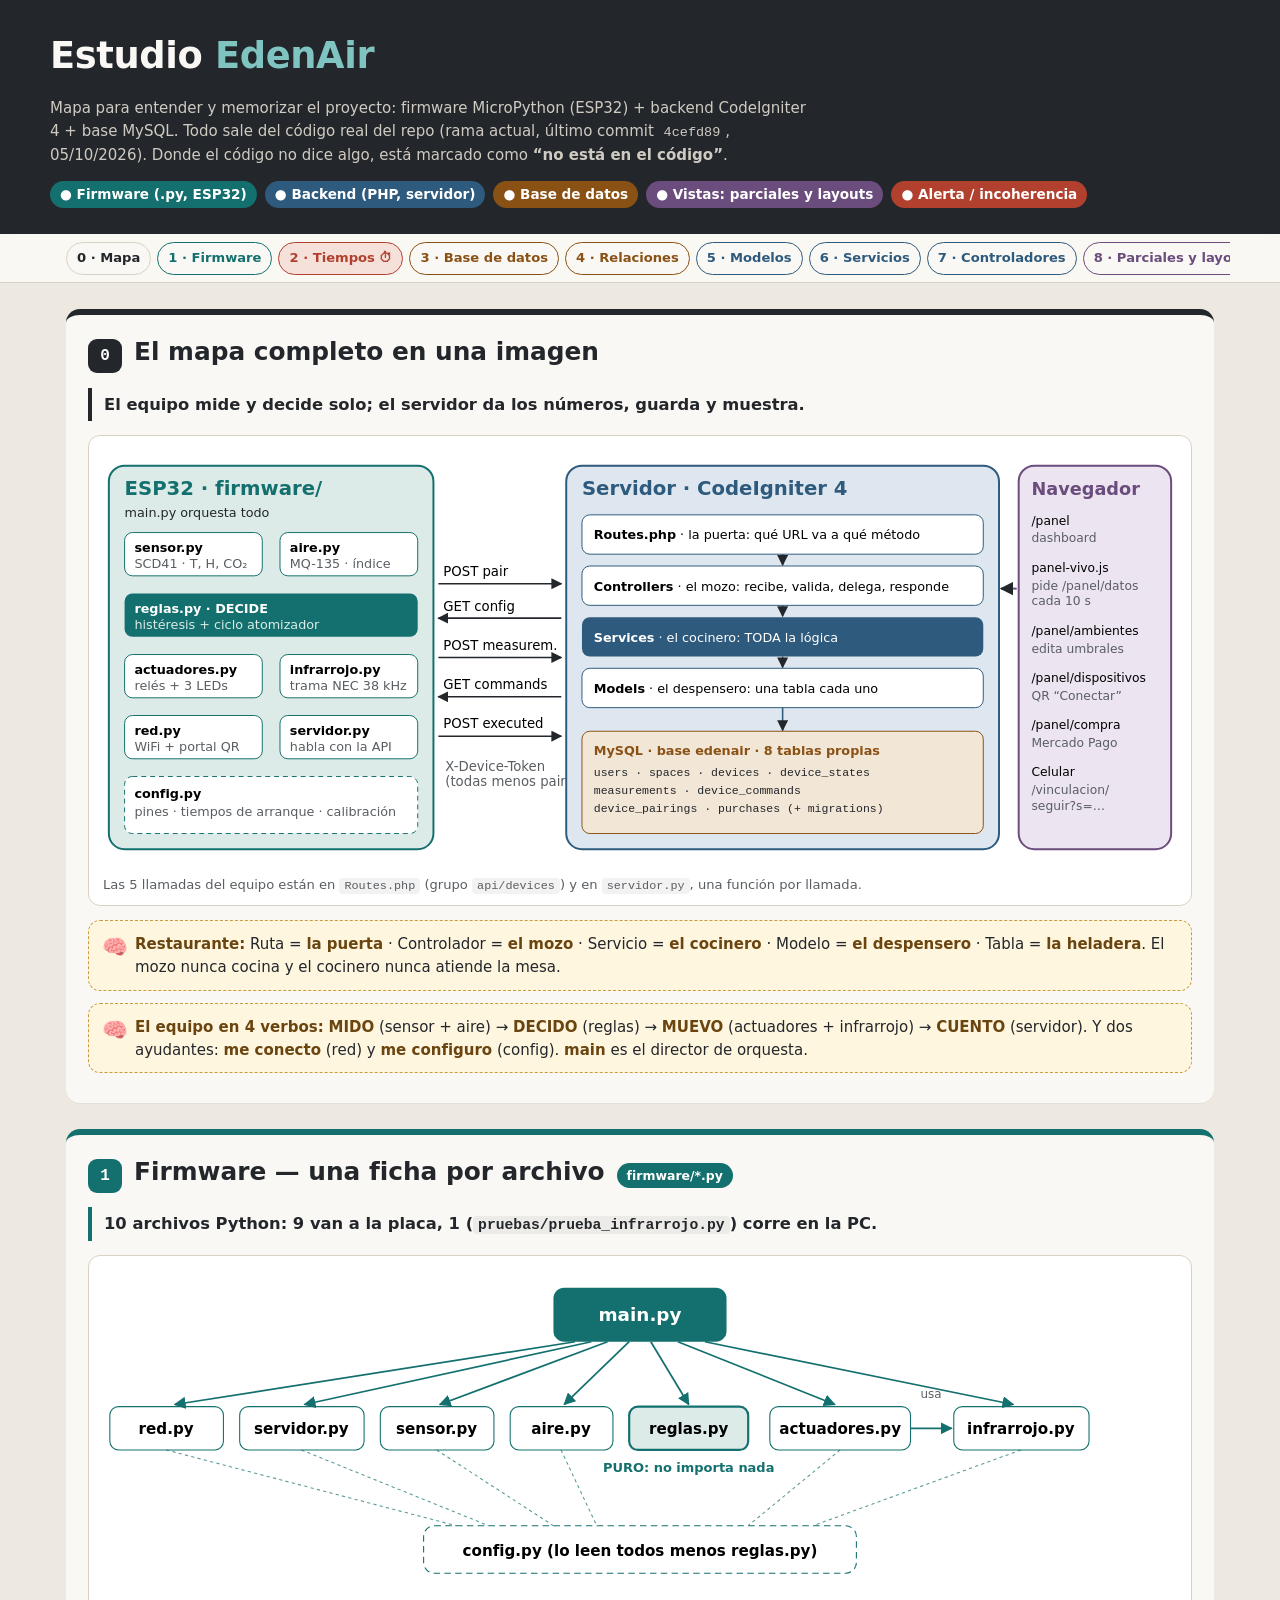
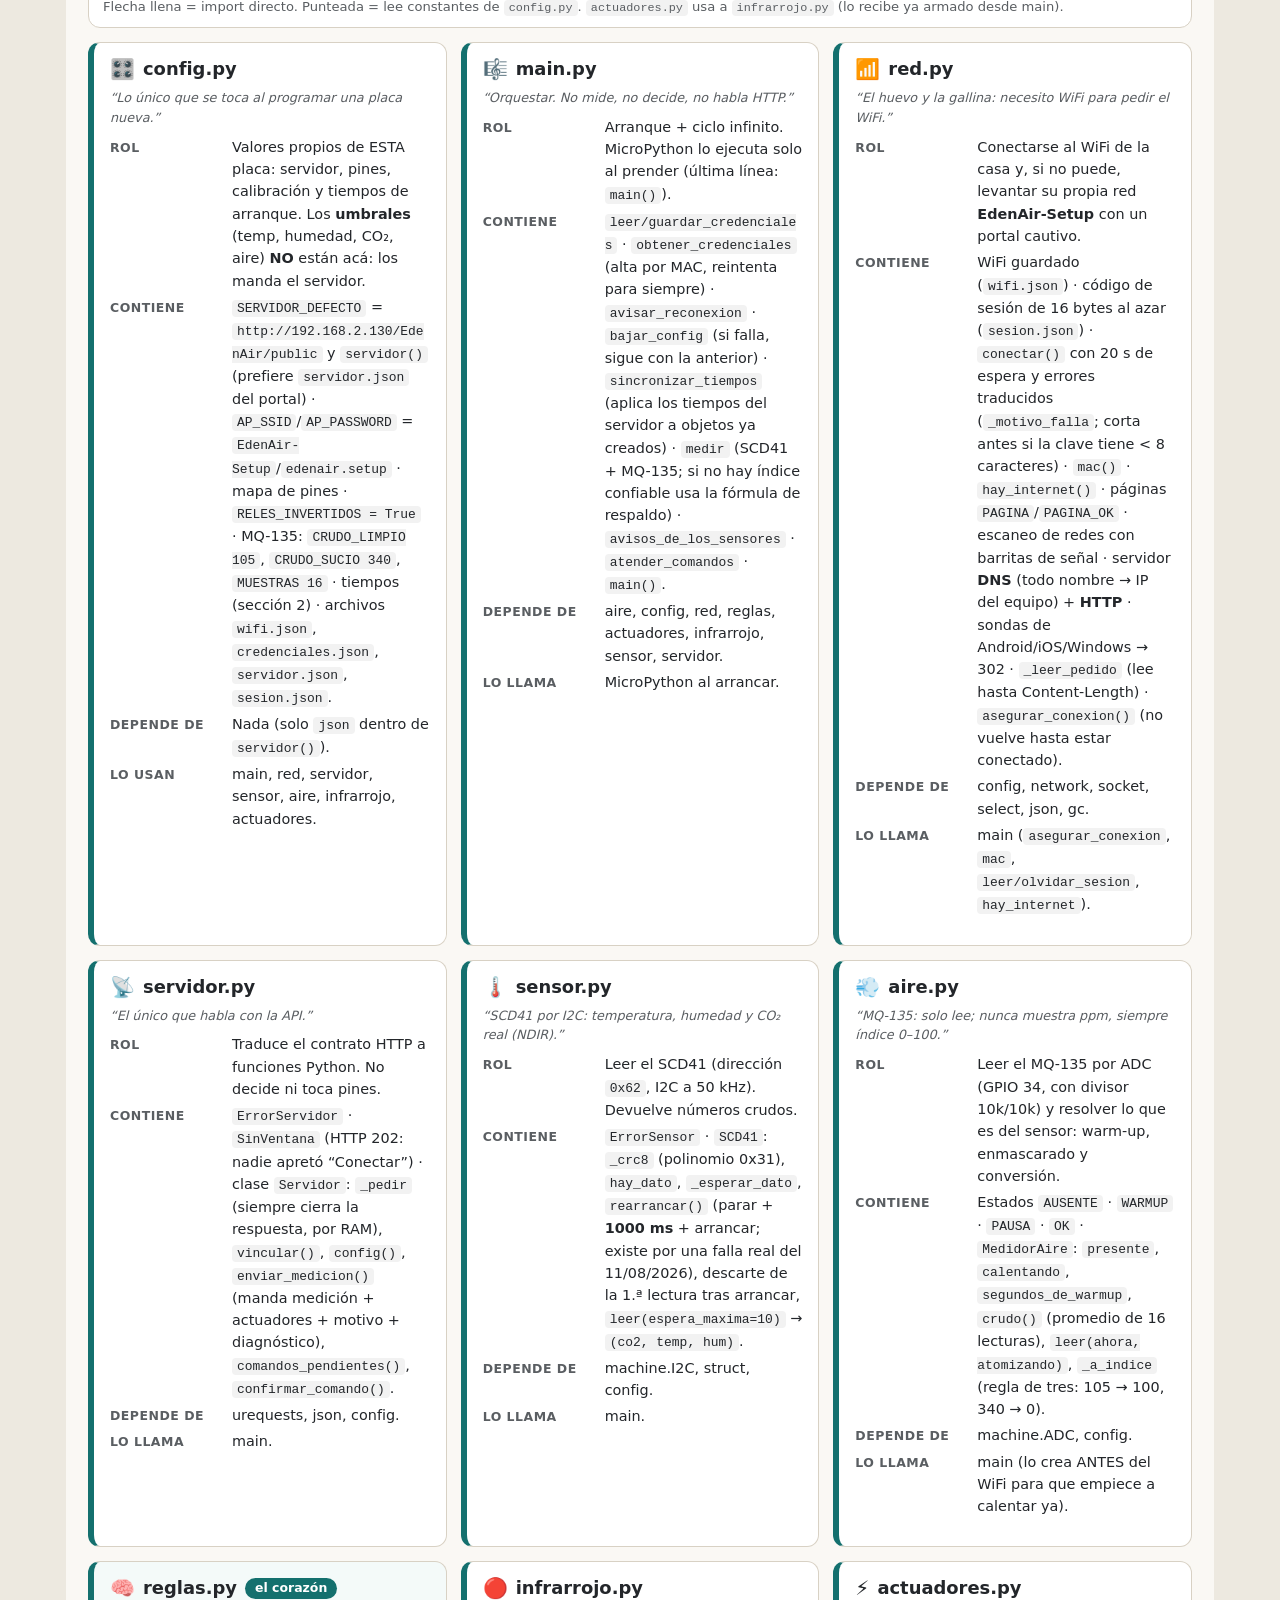
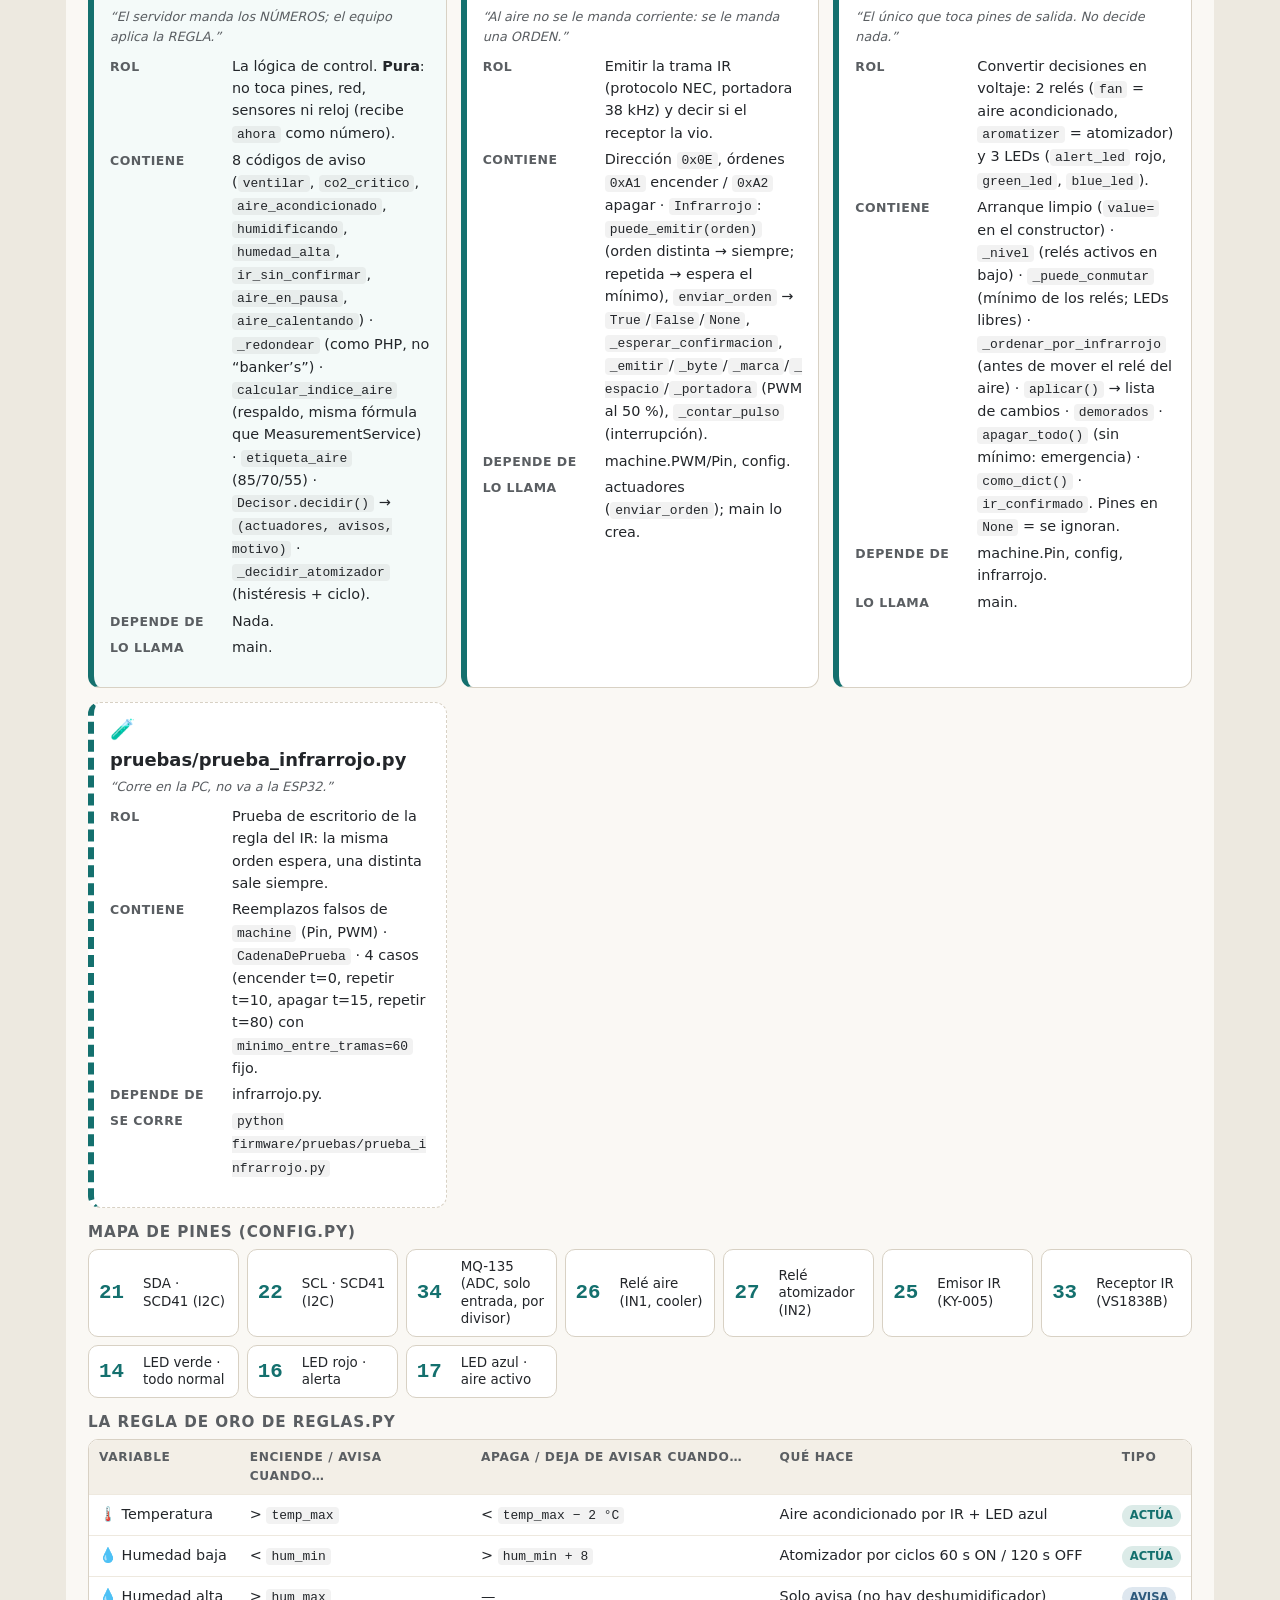
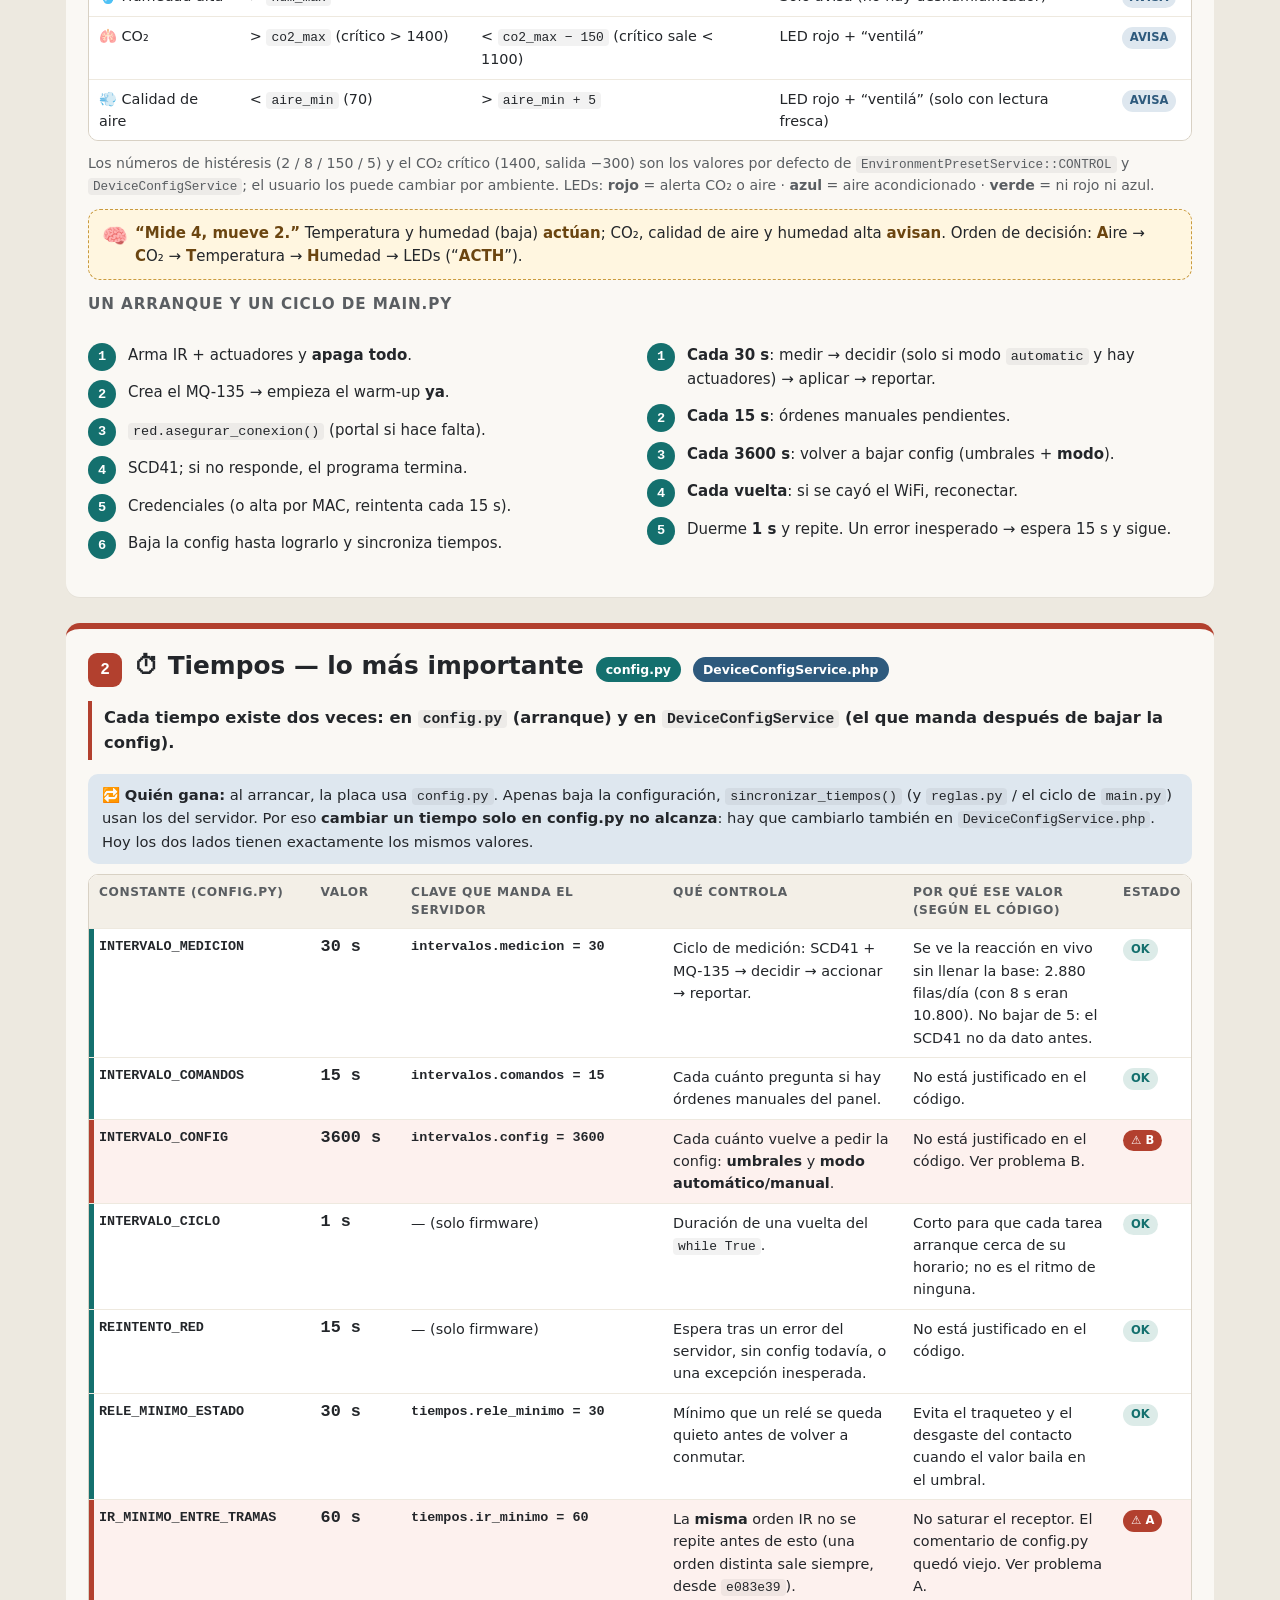
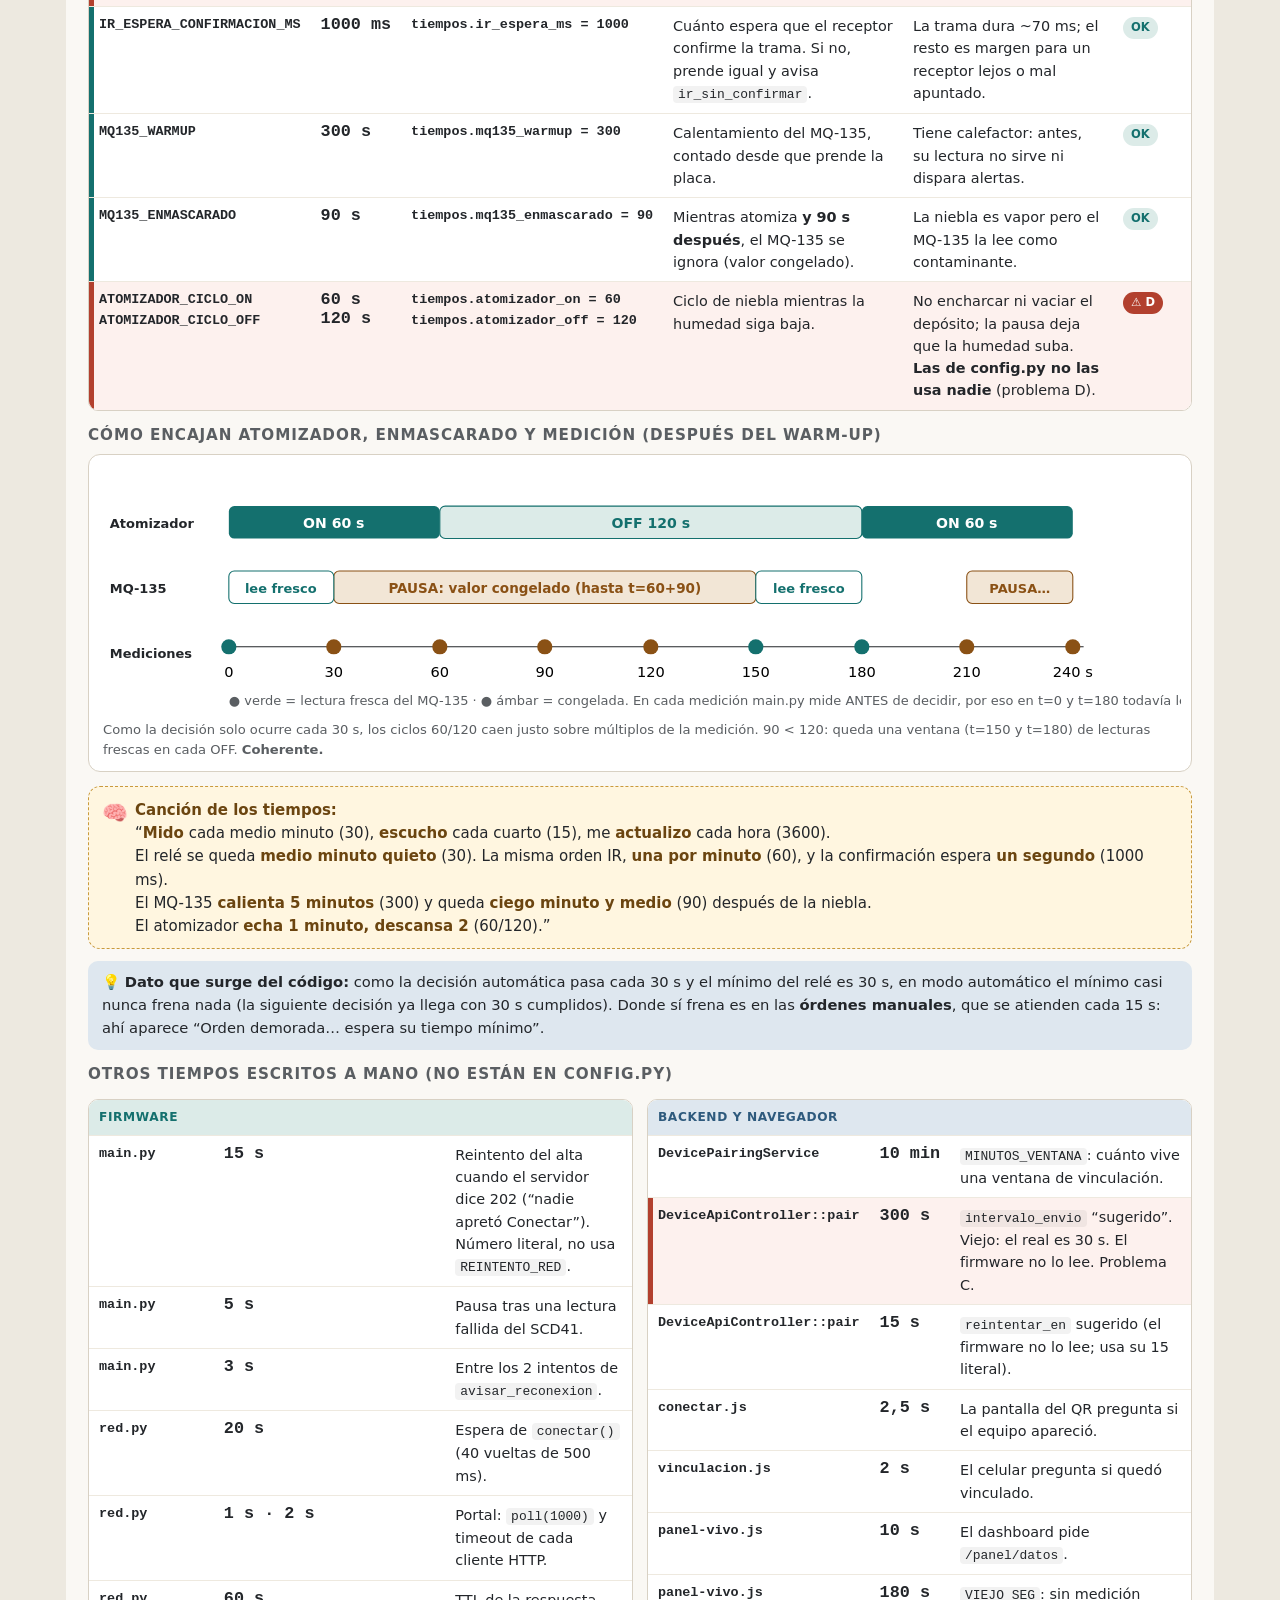
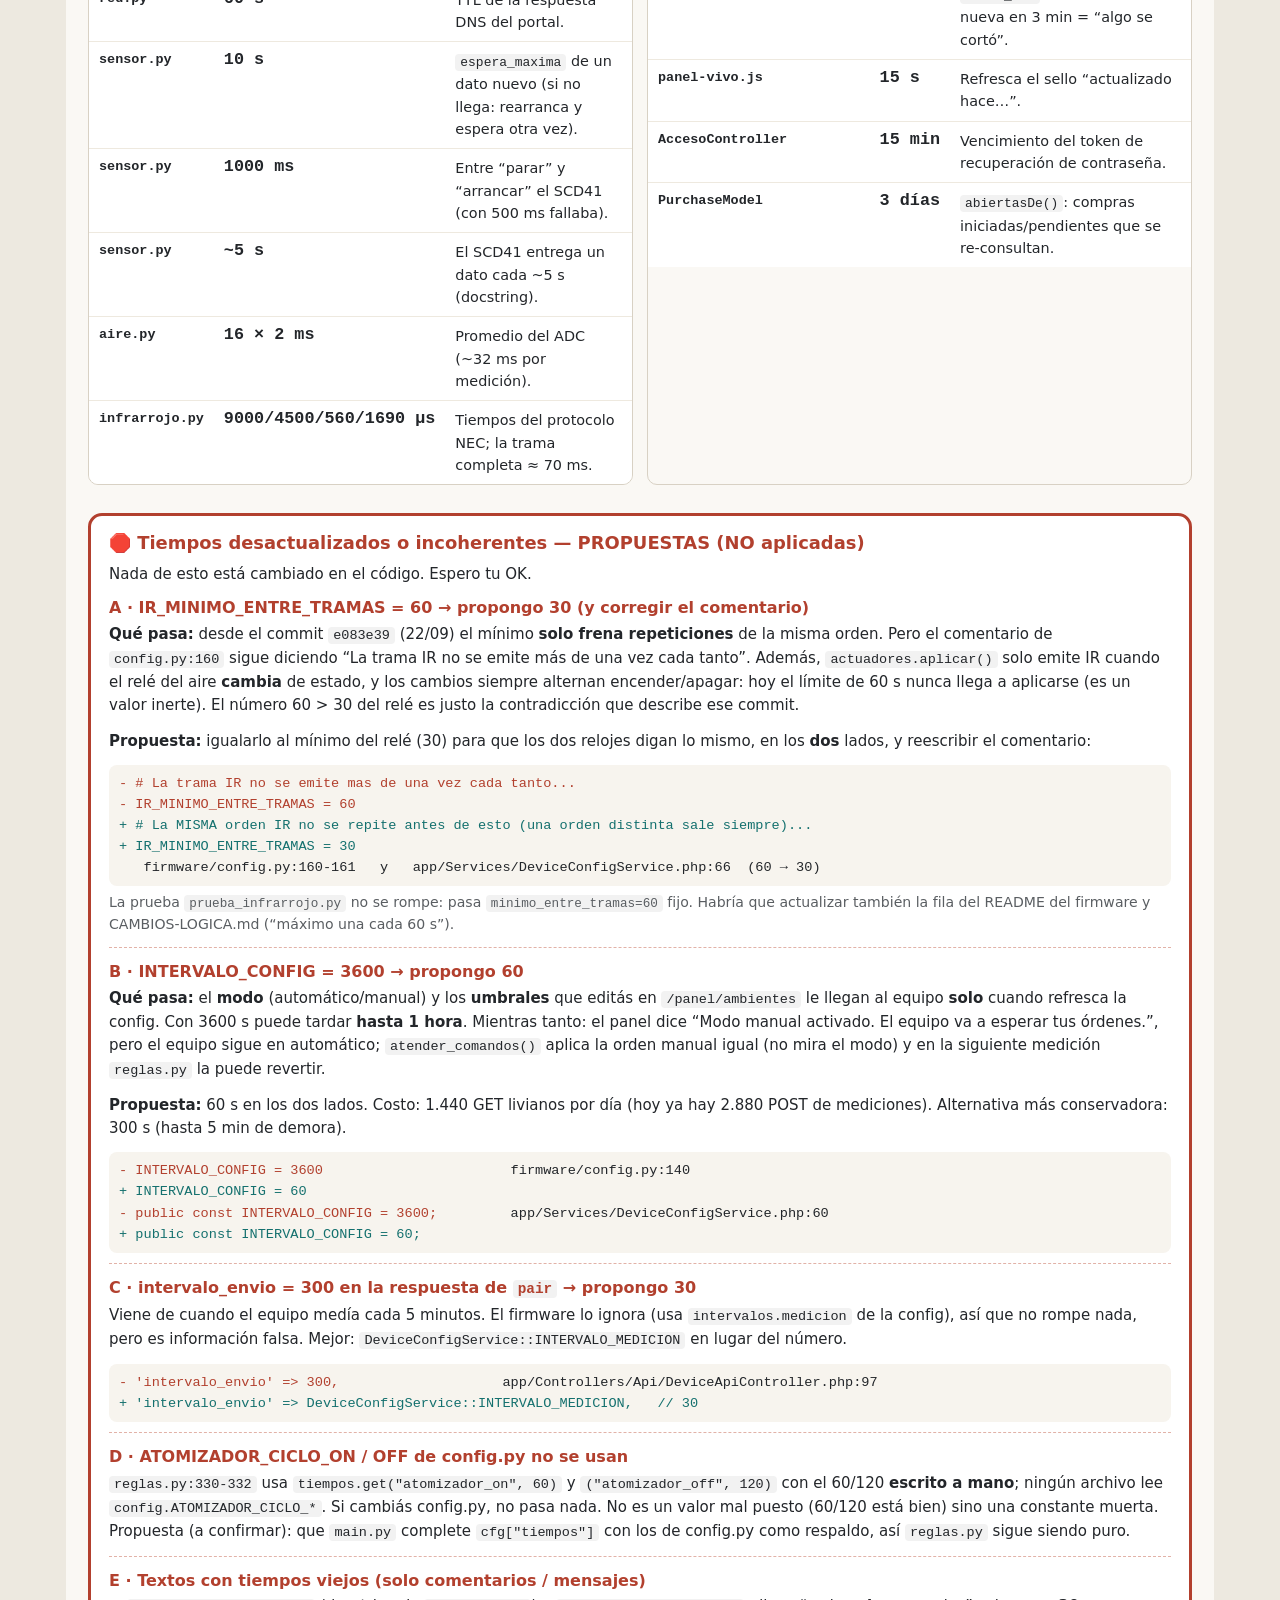
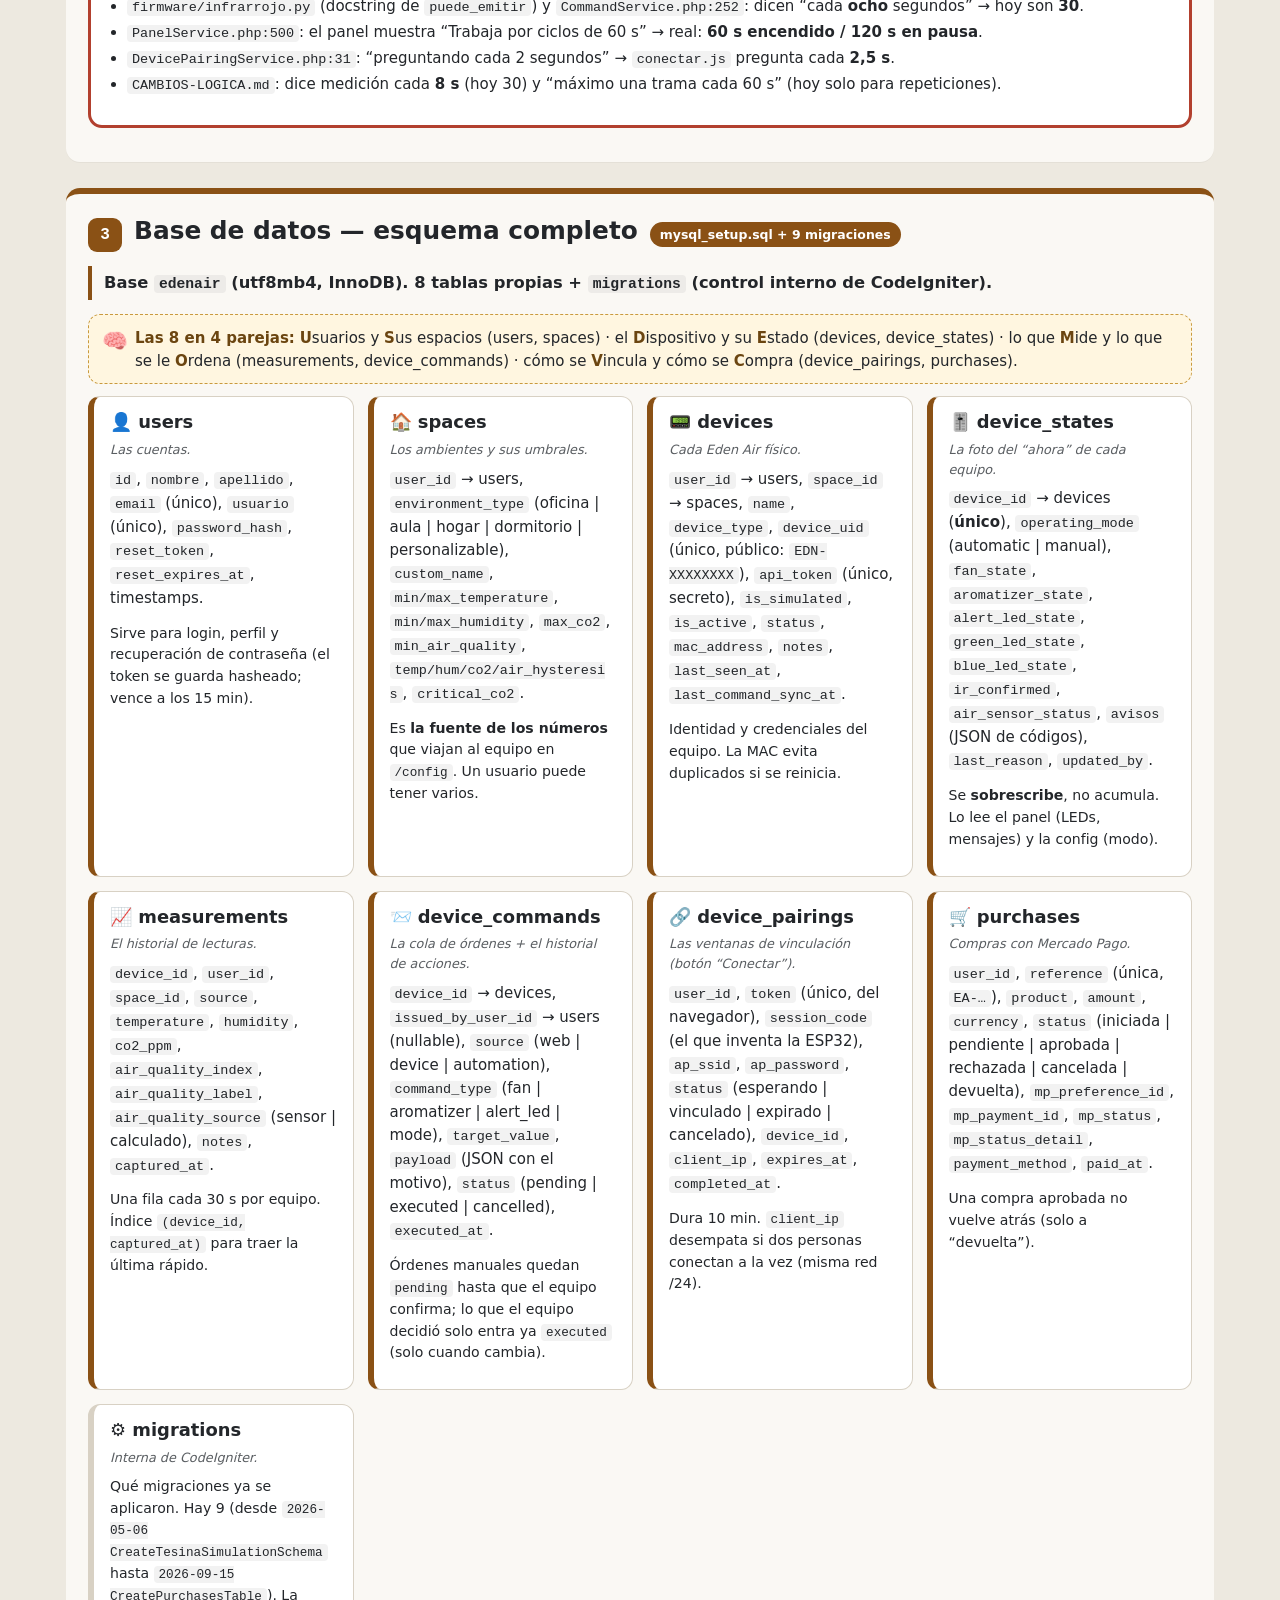
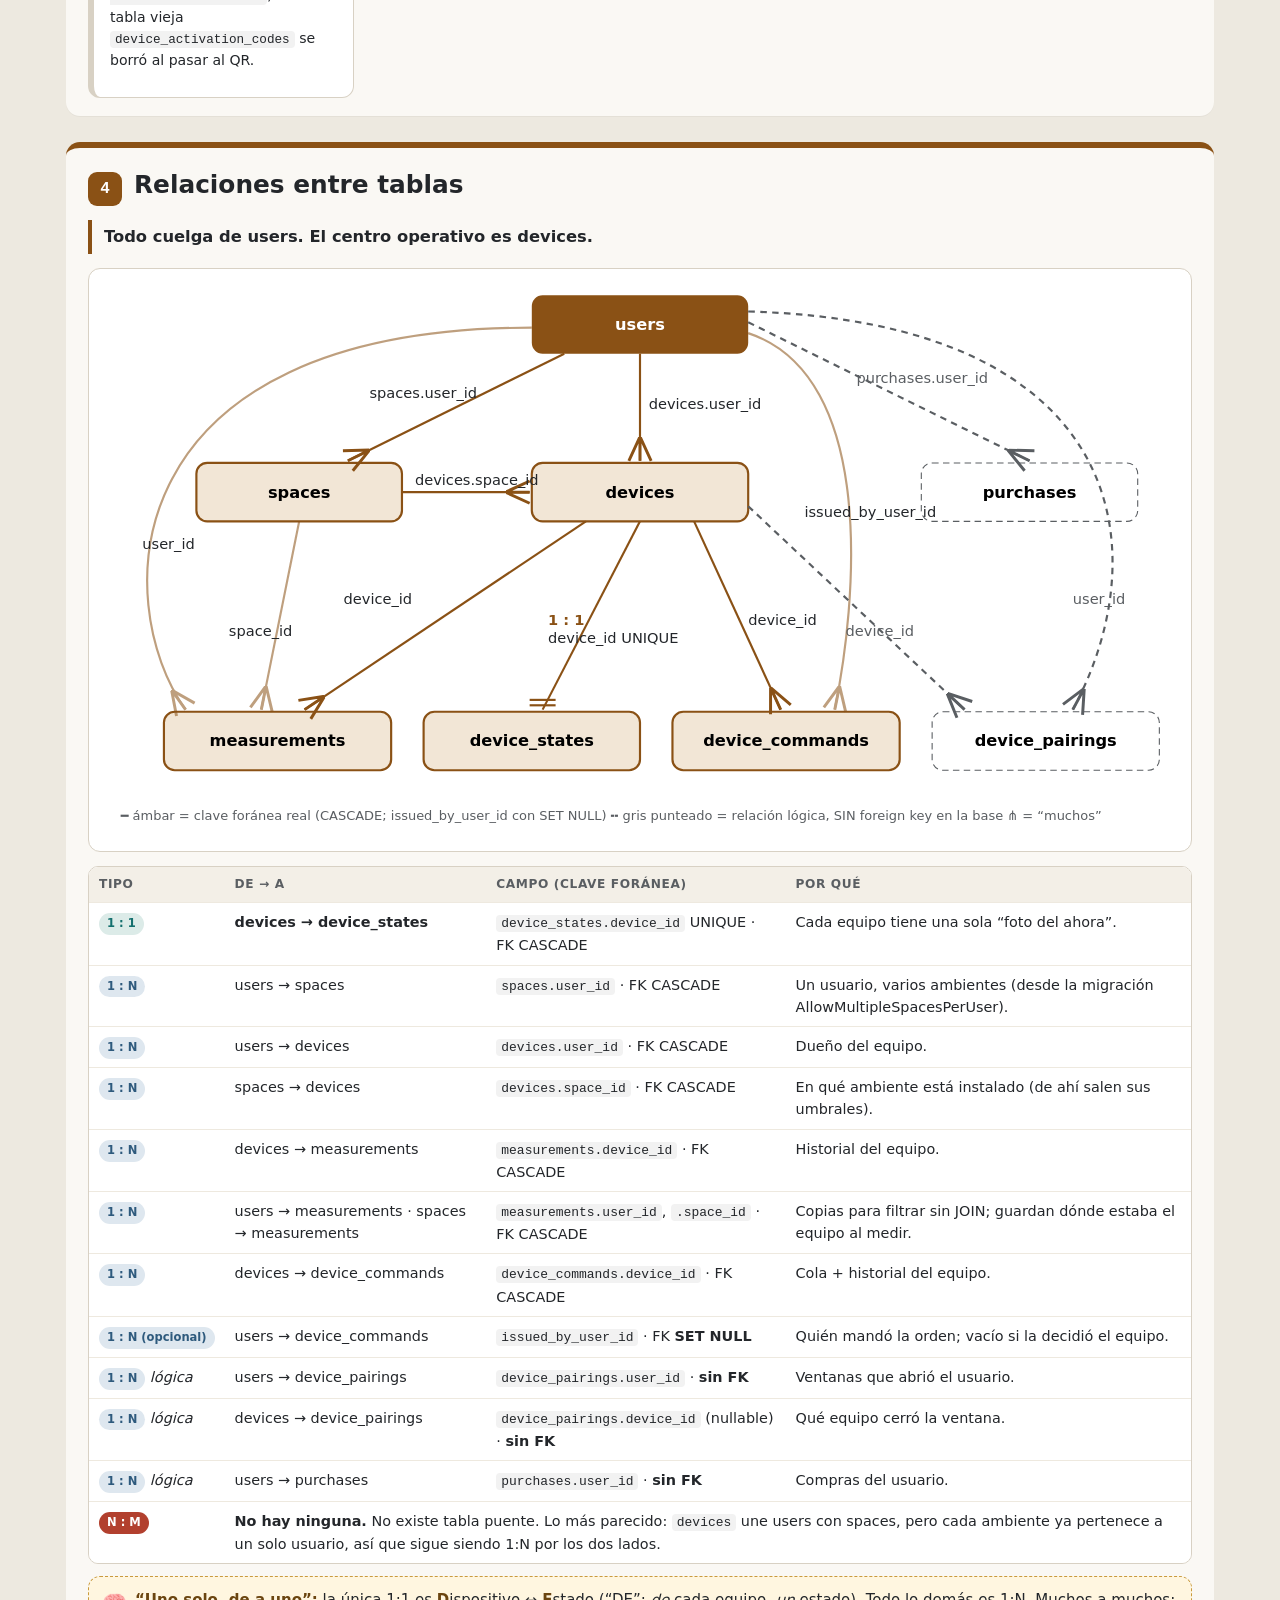
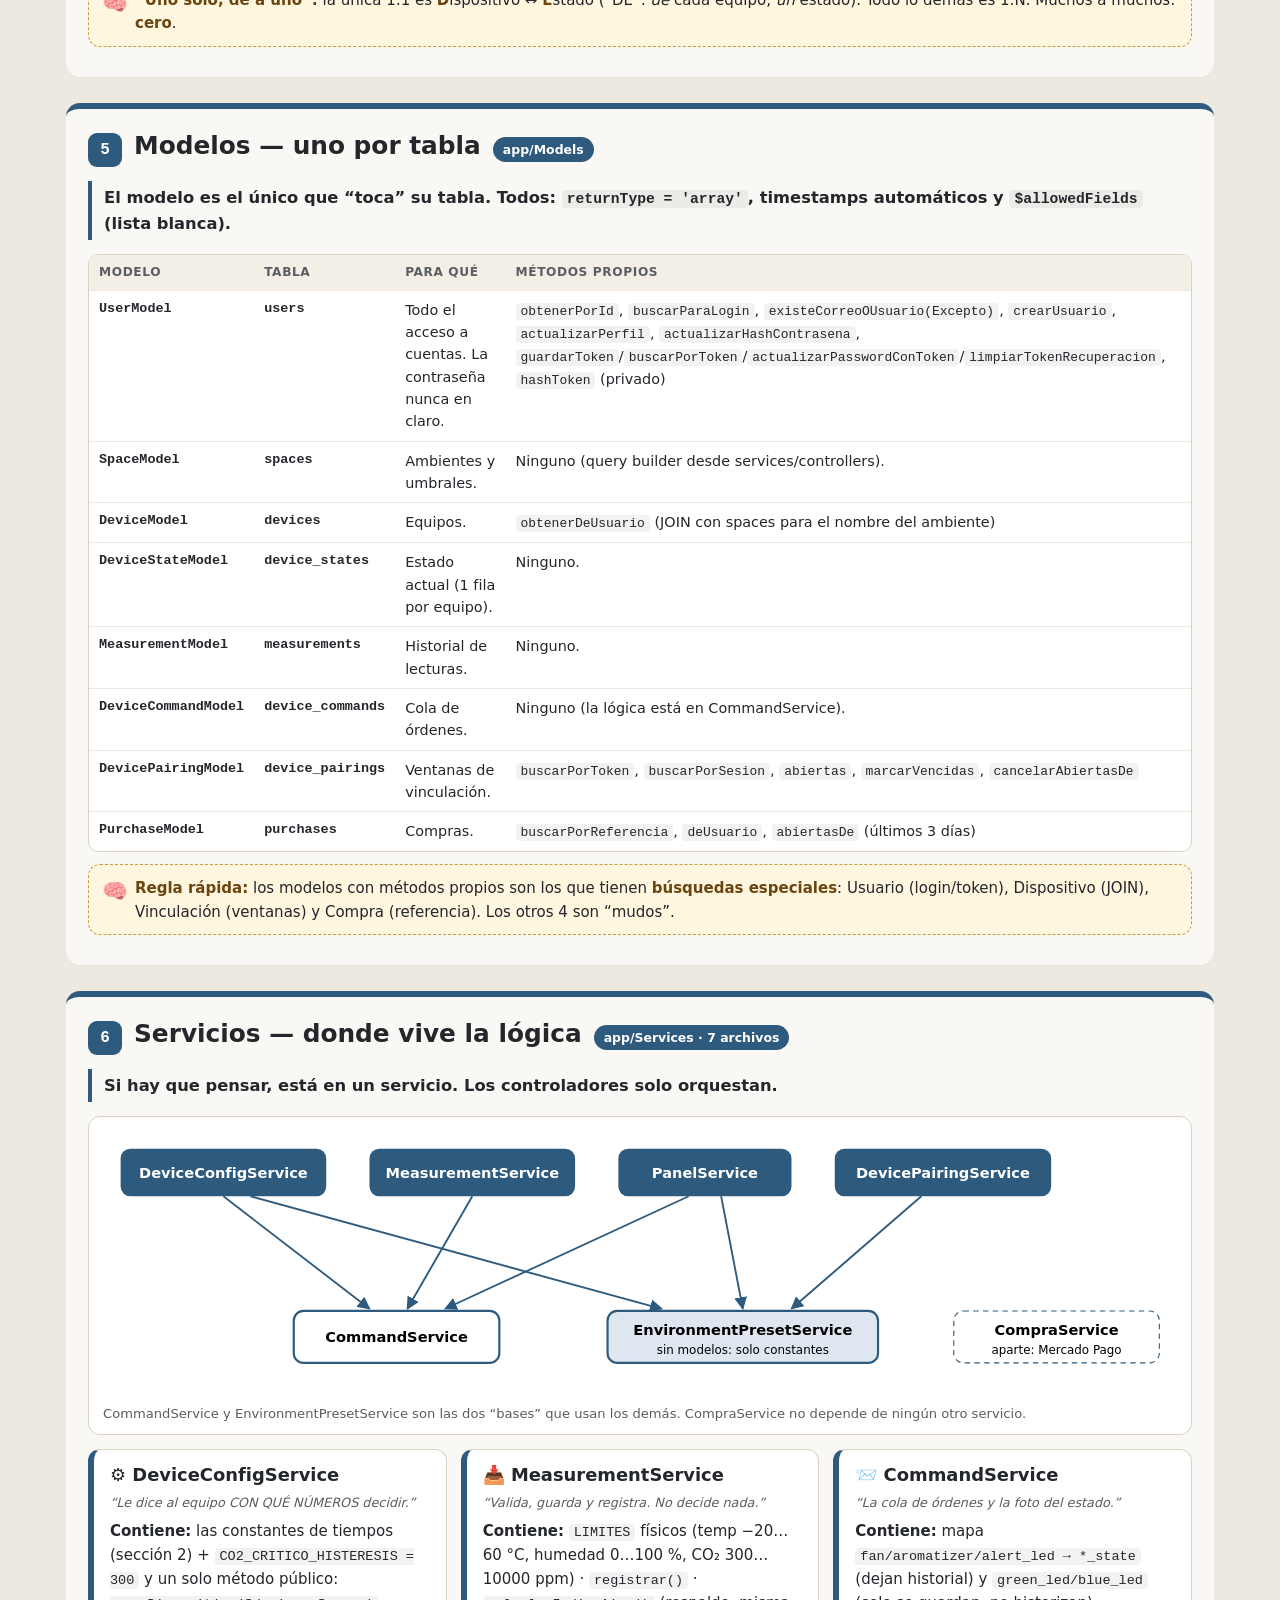
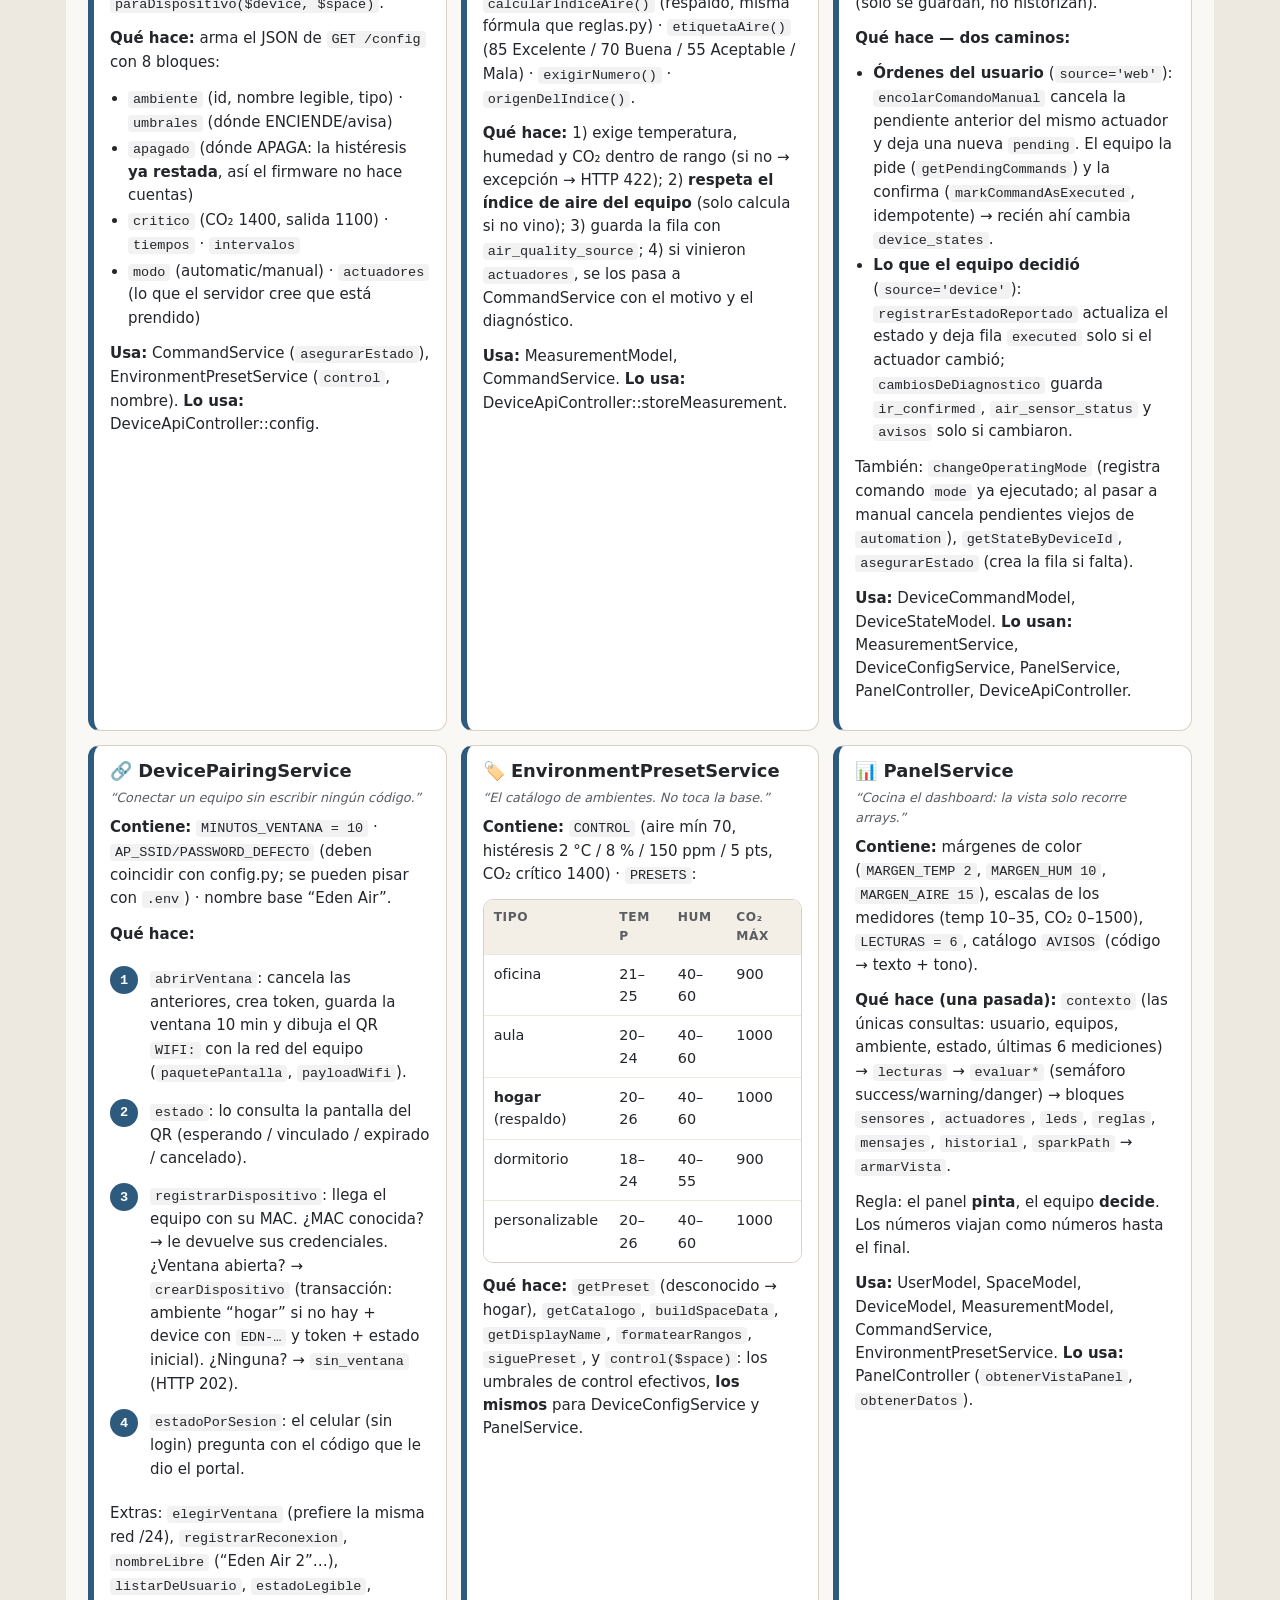
<file: docs/estudio-edenair.html>
<!DOCTYPE html>
<html lang="es" data-theme="light">
<head>
<meta charset="utf-8">
<meta name="viewport" content="width=device-width, initial-scale=1">
<meta name="color-scheme" content="light">
<title>Estudio EdenAir</title>
<style>
/* ==========================================================================
   Estudio EdenAir — hoja autocontenida. Sin CDNs ni archivos externos.
   Si IBM Plex está instalada en la PC se usa; si no, cae a la del sistema.
   ========================================================================== */
:root {
  color-scheme: light;
  --bg: #EDE9E0;
  --panel: #FAF8F4;
  --ink: #23262A;
  --ink2: #5A5E62;
  --line: #D8D1C4;

  --fw: #14706E;   --fw-t: #DCEBE8;   /* FIRMWARE  = verde     */
  --be: #2E5A7D;   --be-t: #DEE7EF;   /* BACKEND   = azul      */
  --db: #8A5115;   --db-t: #F2E6D6;   /* BASE DATOS= ámbar     */
  --al: #B2402E;   --al-t: #F6E0DA;   /* ALERTA    = terracota */
  --vi: #6A4C7D;   --vi-t: #ECE4F0;   /* VISTAS (parciales/layouts) */

  --sans: "IBM Plex Sans", "Segoe UI", system-ui, -apple-system, sans-serif;
  --mono: "IBM Plex Mono", ui-monospace, "Cascadia Code", Consolas, monospace;
}
* { box-sizing: border-box; }
html { scroll-behavior: smooth; }
body {
  margin: 0; background: var(--bg); color: var(--ink);
  font: 15px/1.55 var(--sans);
}
code, .mono { font-family: var(--mono); font-size: .9em; }
code { background: rgba(35,38,42,.06); padding: 1px 5px; border-radius: 4px; }
h1, h2, h3, h4 { line-height: 1.2; margin: 0 0 .5em; }
h2 { font-size: 1.55rem; }
h3 { font-size: 1.12rem; }
h4 { font-size: .95rem; text-transform: uppercase; letter-spacing: .06em; color: var(--ink2); margin-top: 1em; }
p { margin: .4em 0 .8em; }
ul { margin: .3em 0 .8em; padding-left: 1.2em; }
li { margin: .15em 0; }
a { color: var(--be); }

.wrap { max-width: 1180px; margin: 0 auto; padding: 0 16px 80px; }

/* ---------- Portada ---------- */
.hero {
  background: var(--ink); color: var(--panel);
  padding: 34px 16px 26px; margin-bottom: 0;
}
.hero .in { max-width: 1180px; margin: 0 auto; }
.hero h1 { font-size: 2.3rem; letter-spacing: -.01em; }
.hero h1 span { color: #7FC4C1; }
.hero p { color: #CFCBC2; max-width: 760px; }
.legend { display: flex; flex-wrap: wrap; gap: 8px; margin-top: 14px; }
.legend .chip { font-size: .85rem; }

/* ---------- Índice fijo ---------- */
.toc {
  position: sticky; top: 0; z-index: 10;
  background: rgba(250,248,244,.96); border-bottom: 1px solid var(--line);
  backdrop-filter: blur(6px);
}
.toc .in {
  max-width: 1180px; margin: 0 auto; padding: 8px 16px;
  display: flex; gap: 6px; overflow-x: auto; white-space: nowrap;
}
.toc a {
  text-decoration: none; color: var(--ink); font-size: .82rem; font-weight: 600;
  padding: 5px 10px; border-radius: 999px; border: 1px solid var(--line); background: var(--panel);
}
.toc a.fw { border-color: var(--fw); color: var(--fw); }
.toc a.be { border-color: var(--be); color: var(--be); }
.toc a.db { border-color: var(--db); color: var(--db); }
.toc a.al { border-color: var(--al); color: var(--al); background: var(--al-t); }
.toc a.vi { border-color: var(--vi); color: var(--vi); }

/* ---------- Chips de tipo ---------- */
.chip {
  display: inline-flex; align-items: center; gap: 6px;
  padding: 3px 10px; border-radius: 999px; font-weight: 600; font-size: .78rem;
  color: #fff; background: var(--ink);
}
.chip.fw { background: var(--fw); } .chip.be { background: var(--be); }
.chip.db { background: var(--db); } .chip.al { background: var(--al); }
.chip.vi { background: var(--vi); }
.chip.ghost { background: transparent; color: var(--ink2); border: 1px solid var(--line); }

/* ---------- Secciones ---------- */
.sec {
  background: var(--panel); border-radius: 14px; margin-top: 26px;
  padding: 22px 22px 18px; border-top: 6px solid var(--ink);
  box-shadow: 0 1px 0 rgba(0,0,0,.04);
}
.sec.fw { border-top-color: var(--fw); } .sec.be { border-top-color: var(--be); }
.sec.db { border-top-color: var(--db); } .sec.al { border-top-color: var(--al); }
.sec.vi { border-top-color: var(--vi); }
.sec > header { display: flex; align-items: baseline; gap: 12px; flex-wrap: wrap; margin-bottom: 6px; }
.num {
  font: 700 1rem var(--mono); color: #fff; background: var(--ink);
  width: 34px; height: 34px; border-radius: 9px; display: inline-grid; place-items: center;
}
.fw .num { background: var(--fw); } .be .num { background: var(--be); }
.db .num { background: var(--db); } .al .num { background: var(--al); } .vi .num { background: var(--vi); }

.one {
  font-size: 1.02rem; font-weight: 600; border-left: 4px solid var(--ink);
  padding: 4px 0 4px 12px; margin: 8px 0 14px;
}
.fw .one { border-color: var(--fw); } .be .one { border-color: var(--be); }
.db .one { border-color: var(--db); } .vi .one { border-color: var(--vi); }

/* ---------- Grillas y tarjetas ---------- */
.grid { display: grid; gap: 14px; }
.g2 { grid-template-columns: repeat(auto-fit, minmax(min(330px, 100%), 1fr)); }
.g3 { grid-template-columns: repeat(auto-fit, minmax(min(260px, 100%), 1fr)); }
.card {
  background: #fff; border: 1px solid var(--line); border-radius: 12px;
  padding: 14px 16px; position: relative;
}
.card.fw { border-left: 6px solid var(--fw); } .card.be { border-left: 6px solid var(--be); }
.card.db { border-left: 6px solid var(--db); } .card.vi { border-left: 6px solid var(--vi); }
.card.al { border-left: 6px solid var(--al); background: #FFF9F7; }
.card h3 { display: flex; align-items: center; gap: 8px; flex-wrap: wrap; }
.card h3 .ic { font-size: 1.25rem; }
.card .tag { font-size: .8rem; color: var(--ink2); font-style: italic; margin: -2px 0 8px; }
.kv { display: grid; grid-template-columns: 112px 1fr; gap: 4px 10px; font-size: .9rem; margin-top: 6px; }
.kv dt { font-weight: 700; color: var(--ink2); font-size: .78rem; text-transform: uppercase; letter-spacing: .04em; padding-top: 2px; }
.kv dd { margin: 0; overflow-wrap: anywhere; }
.card, .card p, .card li { overflow-wrap: anywhere; }

/* ---------- Cajas especiales ---------- */
.memo {
  background: #FFF6E0; border: 1px dashed #C99A3E; border-radius: 12px;
  padding: 12px 14px 10px 46px; position: relative; margin: 12px 0;
}
.memo::before { content: "🧠"; position: absolute; left: 13px; top: 10px; font-size: 1.3rem; }
.memo b { color: #6B4510; }
.note {
  background: var(--be-t); border-radius: 10px; padding: 10px 14px; margin: 10px 0; font-size: .92rem;
}
.warn {
  background: var(--al-t); border: 1px solid #E2B2A8; border-radius: 10px;
  padding: 10px 14px; margin: 10px 0; font-size: .92rem;
}
.stop {
  background: #fff; border: 3px solid var(--al); border-radius: 14px; padding: 16px 18px; margin: 16px 0;
}
.stop > h3 { color: var(--al); }
.prop { border-top: 1px dashed #E2B2A8; padding-top: 10px; margin-top: 10px; }
.prop:first-of-type { border-top: 0; margin-top: 0; padding-top: 0; }
.prop h4 { color: var(--al); text-transform: none; letter-spacing: 0; font-size: 1rem; margin: 4px 0; }
.diff { font-family: var(--mono); font-size: .85rem; background: #F7F4EE; border-radius: 8px; padding: 8px 10px; overflow-x: auto; white-space: pre; }
.diff .m { color: var(--al); } .diff .p { color: var(--fw); }

/* ---------- Tablas ---------- */
.tw { overflow-x: auto; margin: 8px 0 12px; border-radius: 10px; border: 1px solid var(--line); }
table { border-collapse: collapse; width: 100%; background: #fff; font-size: .9rem; }
th, td { text-align: left; padding: 8px 10px; border-bottom: 1px solid #EEE9DF; vertical-align: top; }
th { background: #F3EFE7; font-size: .76rem; text-transform: uppercase; letter-spacing: .05em; color: var(--ink2); position: sticky; top: 0; }
tr:last-child td { border-bottom: 0; }
td.v { font: 700 1.05rem var(--mono); white-space: nowrap; }
td.k { font-family: var(--mono); font-size: .84rem; font-weight: 600; white-space: nowrap; }
tr.bad td { background: #FDF1EE; }
tr.bad td:first-child { box-shadow: inset 5px 0 0 var(--al); }
tr.ok td:first-child { box-shadow: inset 5px 0 0 var(--fw); }
.ok-b, .bad-b, .info-b {
  display: inline-block; font-size: .72rem; font-weight: 700; padding: 2px 8px; border-radius: 999px; white-space: nowrap;
}
.ok-b { background: var(--fw-t); color: var(--fw); }
.bad-b { background: var(--al); color: #fff; }
.info-b { background: var(--be-t); color: var(--be); }

/* ---------- Diagramas ---------- */
.fig { background: #fff; border: 1px solid var(--line); border-radius: 12px; padding: 10px; margin: 10px 0 14px; }
.fig svg { width: 100%; height: auto; display: block; }
.fig figcaption { font-size: .82rem; color: var(--ink2); padding: 6px 4px 0; }
svg text { font-family: var(--sans); }
svg .mono { font-family: var(--mono); }

/* ---------- Placa de pines ---------- */
.pins { display: grid; grid-template-columns: repeat(auto-fit, minmax(min(150px, 100%), 1fr)); gap: 8px; }
.pin { background: #fff; border: 1px solid var(--line); border-radius: 10px; padding: 8px 10px; display: flex; gap: 10px; align-items: center; }
.pin b { font: 700 1.3rem var(--mono); color: var(--fw); min-width: 34px; }
.pin span { font-size: .84rem; line-height: 1.3; }

/* ---------- Pasos ---------- */
.steps { counter-reset: s; list-style: none; padding: 0; }
.steps li { counter-increment: s; position: relative; padding: 6px 0 6px 40px; }
.steps li::before {
  content: counter(s); position: absolute; left: 0; top: 5px;
  width: 28px; height: 28px; border-radius: 50%; background: var(--ink); color: #fff;
  font: 700 .85rem var(--mono); display: grid; place-items: center;
}
.steps.fw li::before { background: var(--fw); } .steps.be li::before { background: var(--be); }

.split { display: grid; grid-template-columns: minmax(0,1fr) minmax(0,1fr); gap: 14px; }
@media (max-width: 760px) { .split { grid-template-columns: minmax(0,1fr); } .kv { grid-template-columns: 1fr; } .hero h1 { font-size: 1.8rem; } .sec { padding: 18px 14px; } }

.foot { text-align: center; color: var(--ink2); font-size: .82rem; margin-top: 30px; }
</style>
</head>
<body>

<!-- =================================================================== -->
<div class="hero">
  <div class="in">
    <h1>Estudio <span>EdenAir</span></h1>
    <p>Mapa para entender y memorizar el proyecto: firmware MicroPython (ESP32) + backend CodeIgniter 4 + base MySQL.
       Todo sale del código real del repo (rama actual, último commit <code>4cefd89</code>, 05/10/2026). Donde el código no dice algo, está marcado como <b>“no está en el código”</b>.</p>
    <div class="legend">
      <span class="chip fw">● Firmware (.py, ESP32)</span>
      <span class="chip be">● Backend (PHP, servidor)</span>
      <span class="chip db">● Base de datos</span>
      <span class="chip vi">● Vistas: parciales y layouts</span>
      <span class="chip al">● Alerta / incoherencia</span>
    </div>
  </div>
</div>

<nav class="toc"><div class="in">
  <a href="#mapa">0 · Mapa</a>
  <a class="fw" href="#firmware">1 · Firmware</a>
  <a class="al" href="#tiempos">2 · Tiempos ⏱</a>
  <a class="db" href="#bd">3 · Base de datos</a>
  <a class="db" href="#relaciones">4 · Relaciones</a>
  <a class="be" href="#modelos">5 · Modelos</a>
  <a class="be" href="#servicios">6 · Servicios</a>
  <a class="be" href="#controladores">7 · Controladores</a>
  <a class="vi" href="#vistas">8 · Parciales y layouts</a>
  <a class="be" href="#nuevo">9 · Lo nuevo</a>
  <a class="al" href="#faltantes">10 · Pendientes</a>
</div></nav>

<div class="wrap">

<!-- =================================================================== -->
<section class="sec" id="mapa">
  <header><span class="num">0</span><h2>El mapa completo en una imagen</h2></header>
  <p class="one">El equipo <b>mide y decide solo</b>; el servidor <b>da los números, guarda y muestra</b>.</p>

  <figure class="fig">
    <svg viewBox="0 0 1100 430" role="img" aria-label="Arquitectura EdenAir">
      <defs>
        <marker id="ah" viewBox="0 0 10 10" refX="9" refY="5" markerWidth="7" markerHeight="7" orient="auto-start-reverse"><path d="M0 0L10 5L0 10z" fill="#23262A"/></marker>
      </defs>
      <!-- ESP32 -->
      <rect x="10" y="20" width="330" height="390" rx="16" fill="#DCEBE8" stroke="#14706E" stroke-width="2"/>
      <text x="26" y="50" font-size="20" font-weight="700" fill="#14706E">ESP32 · firmware/</text>
      <text x="26" y="72" font-size="13" fill="#23262A">main.py orquesta todo</text>
      <g font-size="13">
        <rect x="26" y="88" width="140" height="44" rx="8" fill="#fff" stroke="#14706E"/><text x="36" y="108" font-weight="700">sensor.py</text><text x="36" y="124" fill="#5A5E62">SCD41 · T, H, CO₂</text>
        <rect x="184" y="88" width="140" height="44" rx="8" fill="#fff" stroke="#14706E"/><text x="194" y="108" font-weight="700">aire.py</text><text x="194" y="124" fill="#5A5E62">MQ-135 · índice</text>
        <rect x="26" y="150" width="298" height="44" rx="8" fill="#14706E"/><text x="36" y="170" font-weight="700" fill="#fff">reglas.py · DECIDE</text><text x="36" y="186" fill="#DCEBE8">histéresis + ciclo atomizador</text>
        <rect x="26" y="212" width="140" height="44" rx="8" fill="#fff" stroke="#14706E"/><text x="36" y="232" font-weight="700">actuadores.py</text><text x="36" y="248" fill="#5A5E62">relés + 3 LEDs</text>
        <rect x="184" y="212" width="140" height="44" rx="8" fill="#fff" stroke="#14706E"/><text x="194" y="232" font-weight="700">infrarrojo.py</text><text x="194" y="248" fill="#5A5E62">trama NEC 38 kHz</text>
        <rect x="26" y="274" width="140" height="44" rx="8" fill="#fff" stroke="#14706E"/><text x="36" y="294" font-weight="700">red.py</text><text x="36" y="310" fill="#5A5E62">WiFi + portal QR</text>
        <rect x="184" y="274" width="140" height="44" rx="8" fill="#fff" stroke="#14706E"/><text x="194" y="294" font-weight="700">servidor.py</text><text x="194" y="310" fill="#5A5E62">habla con la API</text>
        <rect x="26" y="336" width="298" height="58" rx="8" fill="#fff" stroke="#14706E" stroke-dasharray="5 4"/><text x="36" y="358" font-weight="700">config.py</text><text x="36" y="376" fill="#5A5E62">pines · tiempos de arranque · calibración</text>
      </g>
      <!-- HTTP -->
      <g font-size="11.5" class="mono">
        <line x1="345" y1="140" x2="470" y2="140" stroke="#23262A" stroke-width="1.6" marker-end="url(#ah)"/>
        <text x="350" y="132">POST pair</text>
        <line x1="470" y1="175" x2="345" y2="175" stroke="#23262A" stroke-width="1.6" marker-end="url(#ah)"/>
        <text x="350" y="168">GET config</text>
        <line x1="345" y1="215" x2="470" y2="215" stroke="#23262A" stroke-width="1.6" marker-end="url(#ah)"/>
        <text x="350" y="207">POST measurem.</text>
        <line x1="470" y1="255" x2="345" y2="255" stroke="#23262A" stroke-width="1.6" marker-end="url(#ah)"/>
        <text x="350" y="247">GET commands</text>
        <line x1="345" y1="295" x2="470" y2="295" stroke="#23262A" stroke-width="1.6" marker-end="url(#ah)"/>
        <text x="350" y="287">POST executed</text>
        <text x="352" y="330" font-family="IBM Plex Sans,system-ui" fill="#5A5E62">X-Device-Token</text>
        <text x="352" y="346" font-family="IBM Plex Sans,system-ui" fill="#5A5E62">(todas menos pair)</text>
      </g>
      <!-- Servidor -->
      <rect x="475" y="20" width="440" height="390" rx="16" fill="#DEE7EF" stroke="#2E5A7D" stroke-width="2"/>
      <text x="491" y="50" font-size="20" font-weight="700" fill="#2E5A7D">Servidor · CodeIgniter 4</text>
      <g font-size="13">
        <rect x="491" y="70" width="408" height="40" rx="8" fill="#fff" stroke="#2E5A7D"/><text x="503" y="95"><tspan font-weight="700">Routes.php</tspan> · la puerta: qué URL va a qué método</text>
        <rect x="491" y="122" width="408" height="40" rx="8" fill="#fff" stroke="#2E5A7D"/><text x="503" y="147"><tspan font-weight="700">Controllers</tspan> · el mozo: recibe, valida, delega, responde</text>
        <rect x="491" y="174" width="408" height="40" rx="8" fill="#2E5A7D"/><text x="503" y="199" fill="#fff"><tspan font-weight="700">Services</tspan> · el cocinero: TODA la lógica</text>
        <rect x="491" y="226" width="408" height="40" rx="8" fill="#fff" stroke="#2E5A7D"/><text x="503" y="251"><tspan font-weight="700">Models</tspan> · el despensero: una tabla cada uno</text>
        <rect x="491" y="290" width="408" height="104" rx="8" fill="#F2E6D6" stroke="#8A5115"/>
        <text x="503" y="314" font-weight="700" fill="#8A5115">MySQL · base edenair · 8 tablas propias</text>
        <text x="503" y="336" fill="#23262A" class="mono" font-size="12">users · spaces · devices · device_states</text>
        <text x="503" y="354" fill="#23262A" class="mono" font-size="12">measurements · device_commands</text>
        <text x="503" y="372" fill="#23262A" class="mono" font-size="12">device_pairings · purchases (+ migrations)</text>
      </g>
      <g stroke="#2E5A7D" stroke-width="1.6" marker-end="url(#ah)">
        <line x1="695" y1="110" x2="695" y2="121"/><line x1="695" y1="162" x2="695" y2="173"/>
        <line x1="695" y1="214" x2="695" y2="225"/><line x1="695" y1="266" x2="695" y2="289"/>
      </g>
      <!-- Navegador -->
      <rect x="935" y="20" width="155" height="390" rx="16" fill="#ECE4F0" stroke="#6A4C7D" stroke-width="2"/>
      <text x="948" y="50" font-size="18" font-weight="700" fill="#6A4C7D">Navegador</text>
      <g font-size="12.5">
        <text x="948" y="80">/panel</text><text x="948" y="98" fill="#5A5E62">dashboard</text>
        <text x="948" y="128">panel-vivo.js</text><text x="948" y="146" fill="#5A5E62">pide /panel/datos</text><text x="948" y="162" fill="#5A5E62">cada 10 s</text>
        <text x="948" y="192">/panel/ambientes</text><text x="948" y="210" fill="#5A5E62">edita umbrales</text>
        <text x="948" y="240">/panel/dispositivos</text><text x="948" y="258" fill="#5A5E62">QR “Conectar”</text>
        <text x="948" y="288">/panel/compra</text><text x="948" y="306" fill="#5A5E62">Mercado Pago</text>
        <text x="948" y="336">Celular</text><text x="948" y="354" fill="#5A5E62">/vinculacion/</text><text x="948" y="370" fill="#5A5E62">seguir?s=…</text>
      </g>
      <line x1="933" y1="145" x2="917" y2="145" stroke="#6A4C7D" stroke-width="2" marker-end="url(#ah)"/>
    </svg>
    <figcaption>Las 5 llamadas del equipo están en <code>Routes.php</code> (grupo <code>api/devices</code>) y en <code>servidor.py</code>, una función por llamada.</figcaption>
  </figure>

  <div class="memo"><b>Restaurante:</b> Ruta = <b>la puerta</b> · Controlador = <b>el mozo</b> · Servicio = <b>el cocinero</b> · Modelo = <b>el despensero</b> · Tabla = <b>la heladera</b>.
  El mozo nunca cocina y el cocinero nunca atiende la mesa.</div>
  <div class="memo"><b>El equipo en 4 verbos:</b> <b>MIDO</b> (sensor + aire) → <b>DECIDO</b> (reglas) → <b>MUEVO</b> (actuadores + infrarrojo) → <b>CUENTO</b> (servidor). Y dos ayudantes: <b>me conecto</b> (red) y <b>me configuro</b> (config). <b>main</b> es el director de orquesta.</div>
</section>

<!-- =================================================================== -->
<section class="sec fw" id="firmware">
  <header><span class="num">1</span><h2>Firmware — una ficha por archivo</h2><span class="chip fw">firmware/*.py</span></header>
  <p class="one">10 archivos Python: 9 van a la placa, 1 (<code>pruebas/prueba_infrarrojo.py</code>) corre en la PC.</p>

  <figure class="fig">
    <svg viewBox="0 0 1000 300" role="img" aria-label="Quién importa a quién en el firmware">
      <defs><marker id="ag" viewBox="0 0 10 10" refX="9" refY="5" markerWidth="7" markerHeight="7" orient="auto"><path d="M0 0L10 5L0 10z" fill="#14706E"/></marker></defs>
      <rect x="420" y="20" width="160" height="50" rx="10" fill="#14706E"/>
      <text x="500" y="51" text-anchor="middle" font-size="17" font-weight="700" fill="#fff">main.py</text>
      <g font-size="14" font-weight="700" text-anchor="middle">
        <rect x="10"  y="130" width="105" height="40" rx="8" fill="#fff" stroke="#14706E"/><text x="62"  y="155">red.py</text>
        <rect x="130" y="130" width="115" height="40" rx="8" fill="#fff" stroke="#14706E"/><text x="187" y="155">servidor.py</text>
        <rect x="260" y="130" width="105" height="40" rx="8" fill="#fff" stroke="#14706E"/><text x="312" y="155">sensor.py</text>
        <rect x="380" y="130" width="95"  height="40" rx="8" fill="#fff" stroke="#14706E"/><text x="427" y="155">aire.py</text>
        <rect x="490" y="130" width="110" height="40" rx="8" fill="#DCEBE8" stroke="#14706E" stroke-width="2"/><text x="545" y="155">reglas.py</text>
        <rect x="620" y="130" width="130" height="40" rx="8" fill="#fff" stroke="#14706E"/><text x="685" y="155">actuadores.py</text>
        <rect x="790" y="130" width="125" height="40" rx="8" fill="#fff" stroke="#14706E"/><text x="852" y="155">infrarrojo.py</text>
        <rect x="300" y="240" width="400" height="44" rx="10" fill="#fff" stroke="#14706E" stroke-dasharray="6 4"/><text x="500" y="268">config.py  (lo leen todos menos reglas.py)</text>
      </g>
      <g stroke="#14706E" stroke-width="1.6" marker-end="url(#ag)">
        <line x1="440" y1="70" x2="70" y2="128"/><line x1="455" y1="70" x2="190" y2="128"/>
        <line x1="470" y1="70" x2="315" y2="128"/><line x1="490" y1="70" x2="430" y2="128"/>
        <line x1="510" y1="70" x2="545" y2="128"/><line x1="535" y1="70" x2="680" y2="128"/>
        <line x1="560" y1="70" x2="845" y2="128"/>
        <line x1="750" y1="150" x2="788" y2="150"/>
      </g>
      <g stroke="#14706E" stroke-width="1" stroke-dasharray="3 3" opacity=".7">
        <line x1="62" y1="170" x2="330" y2="240"/><line x1="187" y1="170" x2="360" y2="240"/><line x1="312" y1="170" x2="420" y2="240"/>
        <line x1="427" y1="170" x2="460" y2="240"/><line x1="685" y1="170" x2="600" y2="240"/><line x1="852" y1="170" x2="660" y2="240"/>
      </g>
      <text x="545" y="190" text-anchor="middle" font-size="12" fill="#14706E" font-weight="700">PURO: no importa nada</text>
      <text x="769" y="122" text-anchor="middle" font-size="11" fill="#5A5E62">usa</text>
    </svg>
    <figcaption>Flecha llena = import directo. Punteada = lee constantes de <code>config.py</code>. <code>actuadores.py</code> usa a <code>infrarrojo.py</code> (lo recibe ya armado desde main).</figcaption>
  </figure>

  <div class="grid g2">

    <article class="card fw">
      <h3><span class="ic">🎛️</span> config.py</h3>
      <p class="tag">“Lo único que se toca al programar una placa nueva.”</p>
      <dl class="kv">
        <dt>Rol</dt><dd>Valores propios de ESTA placa: servidor, pines, calibración y tiempos de arranque. Los <b>umbrales</b> (temp, humedad, CO₂, aire) <b>NO</b> están acá: los manda el servidor.</dd>
        <dt>Contiene</dt><dd><code>SERVIDOR_DEFECTO</code> = <code>http://192.168.2.130/EdenAir/public</code> y <code>servidor()</code> (prefiere <code>servidor.json</code> del portal) · <code>AP_SSID</code>/<code>AP_PASSWORD</code> = <code>EdenAir-Setup</code>/<code>edenair.setup</code> · mapa de pines · <code>RELES_INVERTIDOS = True</code> · MQ-135: <code>CRUDO_LIMPIO 105</code>, <code>CRUDO_SUCIO 340</code>, <code>MUESTRAS 16</code> · tiempos (sección 2) · archivos <code>wifi.json</code>, <code>credenciales.json</code>, <code>servidor.json</code>, <code>sesion.json</code>.</dd>
        <dt>Depende de</dt><dd>Nada (solo <code>json</code> dentro de <code>servidor()</code>).</dd>
        <dt>Lo usan</dt><dd>main, red, servidor, sensor, aire, infrarrojo, actuadores.</dd>
      </dl>
    </article>

    <article class="card fw">
      <h3><span class="ic">🎼</span> main.py</h3>
      <p class="tag">“Orquestar. No mide, no decide, no habla HTTP.”</p>
      <dl class="kv">
        <dt>Rol</dt><dd>Arranque + ciclo infinito. MicroPython lo ejecuta solo al prender (última línea: <code>main()</code>).</dd>
        <dt>Contiene</dt><dd><code>leer/guardar_credenciales</code> · <code>obtener_credenciales</code> (alta por MAC, reintenta para siempre) · <code>avisar_reconexion</code> · <code>bajar_config</code> (si falla, sigue con la anterior) · <code>sincronizar_tiempos</code> (aplica los tiempos del servidor a objetos ya creados) · <code>medir</code> (SCD41 + MQ-135; si no hay índice confiable usa la fórmula de respaldo) · <code>avisos_de_los_sensores</code> · <code>atender_comandos</code> · <code>main()</code>.</dd>
        <dt>Depende de</dt><dd>aire, config, red, reglas, actuadores, infrarrojo, sensor, servidor.</dd>
        <dt>Lo llama</dt><dd>MicroPython al arrancar.</dd>
      </dl>
    </article>

    <article class="card fw">
      <h3><span class="ic">📶</span> red.py</h3>
      <p class="tag">“El huevo y la gallina: necesito WiFi para pedir el WiFi.”</p>
      <dl class="kv">
        <dt>Rol</dt><dd>Conectarse al WiFi de la casa y, si no puede, levantar su propia red <b>EdenAir-Setup</b> con un portal cautivo.</dd>
        <dt>Contiene</dt><dd>WiFi guardado (<code>wifi.json</code>) · código de sesión de 16 bytes al azar (<code>sesion.json</code>) · <code>conectar()</code> con 20 s de espera y errores traducidos (<code>_motivo_falla</code>; corta antes si la clave tiene &lt; 8 caracteres) · <code>mac()</code> · <code>hay_internet()</code> · páginas <code>PAGINA</code>/<code>PAGINA_OK</code> · escaneo de redes con barritas de señal · servidor <b>DNS</b> (todo nombre → IP del equipo) + <b>HTTP</b> · sondas de Android/iOS/Windows → 302 · <code>_leer_pedido</code> (lee hasta Content-Length) · <code>asegurar_conexion()</code> (no vuelve hasta estar conectado).</dd>
        <dt>Depende de</dt><dd>config, network, socket, select, json, gc.</dd>
        <dt>Lo llama</dt><dd>main (<code>asegurar_conexion</code>, <code>mac</code>, <code>leer/olvidar_sesion</code>, <code>hay_internet</code>).</dd>
      </dl>
    </article>

    <article class="card fw">
      <h3><span class="ic">📡</span> servidor.py</h3>
      <p class="tag">“El único que habla con la API.”</p>
      <dl class="kv">
        <dt>Rol</dt><dd>Traduce el contrato HTTP a funciones Python. No decide ni toca pines.</dd>
        <dt>Contiene</dt><dd><code>ErrorServidor</code> · <code>SinVentana</code> (HTTP 202: nadie apretó “Conectar”) · clase <code>Servidor</code>: <code>_pedir</code> (siempre cierra la respuesta, por RAM), <code>vincular()</code>, <code>config()</code>, <code>enviar_medicion()</code> (manda medición + actuadores + motivo + diagnóstico), <code>comandos_pendientes()</code>, <code>confirmar_comando()</code>.</dd>
        <dt>Depende de</dt><dd>urequests, json, config.</dd>
        <dt>Lo llama</dt><dd>main.</dd>
      </dl>
    </article>

    <article class="card fw">
      <h3><span class="ic">🌡️</span> sensor.py</h3>
      <p class="tag">“SCD41 por I2C: temperatura, humedad y CO₂ real (NDIR).”</p>
      <dl class="kv">
        <dt>Rol</dt><dd>Leer el SCD41 (dirección <code>0x62</code>, I2C a 50 kHz). Devuelve números crudos.</dd>
        <dt>Contiene</dt><dd><code>ErrorSensor</code> · <code>SCD41</code>: <code>_crc8</code> (polinomio 0x31), <code>hay_dato</code>, <code>_esperar_dato</code>, <code>rearrancar()</code> (parar + <b>1000 ms</b> + arrancar; existe por una falla real del 11/08/2026), descarte de la 1.ª lectura tras arrancar, <code>leer(espera_maxima=10)</code> → <code>(co2, temp, hum)</code>.</dd>
        <dt>Depende de</dt><dd>machine.I2C, struct, config.</dd>
        <dt>Lo llama</dt><dd>main.</dd>
      </dl>
    </article>

    <article class="card fw">
      <h3><span class="ic">💨</span> aire.py</h3>
      <p class="tag">“MQ-135: solo lee; nunca muestra ppm, siempre índice 0–100.”</p>
      <dl class="kv">
        <dt>Rol</dt><dd>Leer el MQ-135 por ADC (GPIO 34, con divisor 10k/10k) y resolver lo que es del sensor: warm-up, enmascarado y conversión.</dd>
        <dt>Contiene</dt><dd>Estados <code>AUSENTE</code> · <code>WARMUP</code> · <code>PAUSA</code> · <code>OK</code> · <code>MedidorAire</code>: <code>presente</code>, <code>calentando</code>, <code>segundos_de_warmup</code>, <code>crudo()</code> (promedio de 16 lecturas), <code>leer(ahora, atomizando)</code>, <code>_a_indice</code> (regla de tres: 105 → 100, 340 → 0).</dd>
        <dt>Depende de</dt><dd>machine.ADC, config.</dd>
        <dt>Lo llama</dt><dd>main (lo crea ANTES del WiFi para que empiece a calentar ya).</dd>
      </dl>
    </article>

    <article class="card fw" style="background:#F4FAF9">
      <h3><span class="ic">🧠</span> reglas.py <span class="chip fw">el corazón</span></h3>
      <p class="tag">“El servidor manda los NÚMEROS; el equipo aplica la REGLA.”</p>
      <dl class="kv">
        <dt>Rol</dt><dd>La lógica de control. <b>Pura</b>: no toca pines, red, sensores ni reloj (recibe <code>ahora</code> como número).</dd>
        <dt>Contiene</dt><dd>8 códigos de aviso (<code>ventilar</code>, <code>co2_critico</code>, <code>aire_acondicionado</code>, <code>humidificando</code>, <code>humedad_alta</code>, <code>ir_sin_confirmar</code>, <code>aire_en_pausa</code>, <code>aire_calentando</code>) · <code>_redondear</code> (como PHP, no “banker’s”) · <code>calcular_indice_aire</code> (respaldo, misma fórmula que MeasurementService) · <code>etiqueta_aire</code> (85/70/55) · <code>Decisor.decidir()</code> → <code>(actuadores, avisos, motivo)</code> · <code>_decidir_atomizador</code> (histéresis + ciclo).</dd>
        <dt>Depende de</dt><dd>Nada.</dd>
        <dt>Lo llama</dt><dd>main.</dd>
      </dl>
    </article>

    <article class="card fw">
      <h3><span class="ic">🔴</span> infrarrojo.py</h3>
      <p class="tag">“Al aire no se le manda corriente: se le manda una ORDEN.”</p>
      <dl class="kv">
        <dt>Rol</dt><dd>Emitir la trama IR (protocolo NEC, portadora 38 kHz) y decir si el receptor la vio.</dd>
        <dt>Contiene</dt><dd>Dirección <code>0x0E</code>, órdenes <code>0xA1</code> encender / <code>0xA2</code> apagar · <code>Infrarrojo</code>: <code>puede_emitir(orden)</code> (orden distinta → siempre; repetida → espera el mínimo), <code>enviar_orden</code> → <code>True</code>/<code>False</code>/<code>None</code>, <code>_esperar_confirmacion</code>, <code>_emitir</code>/<code>_byte</code>/<code>_marca</code>/<code>_espacio</code>/<code>_portadora</code> (PWM al 50 %), <code>_contar_pulso</code> (interrupción).</dd>
        <dt>Depende de</dt><dd>machine.PWM/Pin, config.</dd>
        <dt>Lo llama</dt><dd>actuadores (<code>enviar_orden</code>); main lo crea.</dd>
      </dl>
    </article>

    <article class="card fw">
      <h3><span class="ic">⚡</span> actuadores.py</h3>
      <p class="tag">“El único que toca pines de salida. No decide nada.”</p>
      <dl class="kv">
        <dt>Rol</dt><dd>Convertir decisiones en voltaje: 2 relés (<code>fan</code> = aire acondicionado, <code>aromatizer</code> = atomizador) y 3 LEDs (<code>alert_led</code> rojo, <code>green_led</code>, <code>blue_led</code>).</dd>
        <dt>Contiene</dt><dd>Arranque limpio (<code>value=</code> en el constructor) · <code>_nivel</code> (relés activos en bajo) · <code>_puede_conmutar</code> (mínimo de los relés; LEDs libres) · <code>_ordenar_por_infrarrojo</code> (antes de mover el relé del aire) · <code>aplicar()</code> → lista de cambios · <code>demorados</code> · <code>apagar_todo()</code> (sin mínimo: emergencia) · <code>como_dict()</code> · <code>ir_confirmado</code>. Pines en <code>None</code> = se ignoran.</dd>
        <dt>Depende de</dt><dd>machine.Pin, config, infrarrojo.</dd>
        <dt>Lo llama</dt><dd>main.</dd>
      </dl>
    </article>

    <article class="card fw" style="border-style:dashed">
      <h3><span class="ic">🧪</span> pruebas/prueba_infrarrojo.py</h3>
      <p class="tag">“Corre en la PC, no va a la ESP32.”</p>
      <dl class="kv">
        <dt>Rol</dt><dd>Prueba de escritorio de la regla del IR: la misma orden espera, una distinta sale siempre.</dd>
        <dt>Contiene</dt><dd>Reemplazos falsos de <code>machine</code> (Pin, PWM) · <code>CadenaDePrueba</code> · 4 casos (encender t=0, repetir t=10, apagar t=15, repetir t=80) con <code>minimo_entre_tramas=60</code> fijo.</dd>
        <dt>Depende de</dt><dd>infrarrojo.py.</dd>
        <dt>Se corre</dt><dd><code>python firmware/pruebas/prueba_infrarrojo.py</code></dd>
      </dl>
    </article>
  </div>

  <h4>Mapa de pines (config.py)</h4>
  <div class="pins">
    <div class="pin"><b>21</b><span>SDA · SCD41 (I2C)</span></div>
    <div class="pin"><b>22</b><span>SCL · SCD41 (I2C)</span></div>
    <div class="pin"><b>34</b><span>MQ-135 (ADC, solo entrada, por divisor)</span></div>
    <div class="pin"><b>26</b><span>Relé aire (IN1, cooler)</span></div>
    <div class="pin"><b>27</b><span>Relé atomizador (IN2)</span></div>
    <div class="pin"><b>25</b><span>Emisor IR (KY-005)</span></div>
    <div class="pin"><b>33</b><span>Receptor IR (VS1838B)</span></div>
    <div class="pin"><b>14</b><span>LED verde · todo normal</span></div>
    <div class="pin"><b>16</b><span>LED rojo · alerta</span></div>
    <div class="pin"><b>17</b><span>LED azul · aire activo</span></div>
  </div>

  <h4>La regla de oro de reglas.py</h4>
  <div class="tw"><table>
    <tr><th>Variable</th><th>Enciende / avisa cuando…</th><th>Apaga / deja de avisar cuando…</th><th>Qué hace</th><th>Tipo</th></tr>
    <tr><td>🌡️ Temperatura</td><td>&gt; <code>temp_max</code></td><td>&lt; <code>temp_max − 2 °C</code></td><td>Aire acondicionado por IR + LED azul</td><td><span class="ok-b">ACTÚA</span></td></tr>
    <tr><td>💧 Humedad baja</td><td>&lt; <code>hum_min</code></td><td>&gt; <code>hum_min + 8</code></td><td>Atomizador por ciclos 60 s ON / 120 s OFF</td><td><span class="ok-b">ACTÚA</span></td></tr>
    <tr><td>💧 Humedad alta</td><td>&gt; <code>hum_max</code></td><td>—</td><td>Solo avisa (no hay deshumidificador)</td><td><span class="info-b">AVISA</span></td></tr>
    <tr><td>🫁 CO₂</td><td>&gt; <code>co2_max</code> (crítico &gt; 1400)</td><td>&lt; <code>co2_max − 150</code> (crítico sale &lt; 1100)</td><td>LED rojo + “ventilá”</td><td><span class="info-b">AVISA</span></td></tr>
    <tr><td>💨 Calidad de aire</td><td>&lt; <code>aire_min</code> (70)</td><td>&gt; <code>aire_min + 5</code></td><td>LED rojo + “ventilá” (solo con lectura fresca)</td><td><span class="info-b">AVISA</span></td></tr>
  </table></div>
  <p style="font-size:.88rem;color:var(--ink2)">Los números de histéresis (2 / 8 / 150 / 5) y el CO₂ crítico (1400, salida −300) son los valores por defecto de <code>EnvironmentPresetService::CONTROL</code> y <code>DeviceConfigService</code>; el usuario los puede cambiar por ambiente. LEDs: <b>rojo</b> = alerta CO₂ o aire · <b>azul</b> = aire acondicionado · <b>verde</b> = ni rojo ni azul.</p>
  <div class="memo"><b>“Mide 4, mueve 2.”</b> Temperatura y humedad (baja) <b>actúan</b>; CO₂, calidad de aire y humedad alta <b>avisan</b>. Orden de decisión: <b>A</b>ire → <b>C</b>O₂ → <b>T</b>emperatura → <b>H</b>umedad → LEDs (“<b>ACTH</b>”).</div>

  <h4>Un arranque y un ciclo de main.py</h4>
  <div class="split">
    <ol class="steps fw">
      <li>Arma IR + actuadores y <b>apaga todo</b>.</li>
      <li>Crea el MQ-135 → empieza el warm-up <b>ya</b>.</li>
      <li><code>red.asegurar_conexion()</code> (portal si hace falta).</li>
      <li>SCD41; si no responde, el programa termina.</li>
      <li>Credenciales (o alta por MAC, reintenta cada 15 s).</li>
      <li>Baja la config hasta lograrlo y sincroniza tiempos.</li>
    </ol>
    <ol class="steps fw">
      <li><b>Cada 30 s</b>: medir → decidir (solo si modo <code>automatic</code> y hay actuadores) → aplicar → reportar.</li>
      <li><b>Cada 15 s</b>: órdenes manuales pendientes.</li>
      <li><b>Cada 3600 s</b>: volver a bajar config (umbrales + <b>modo</b>).</li>
      <li><b>Cada vuelta</b>: si se cayó el WiFi, reconectar.</li>
      <li>Duerme <b>1 s</b> y repite. Un error inesperado → espera 15 s y sigue.</li>
    </ol>
  </div>
</section>

<!-- =================================================================== -->
<section class="sec al" id="tiempos">
  <header><span class="num">2</span><h2>⏱ Tiempos — lo más importante</h2><span class="chip fw">config.py</span><span class="chip be">DeviceConfigService.php</span></header>
  <p class="one" style="border-color:var(--al)">Cada tiempo existe dos veces: en <code>config.py</code> (arranque) y en <code>DeviceConfigService</code> (el que manda después de bajar la config).</p>

  <div class="note">🔁 <b>Quién gana:</b> al arrancar, la placa usa <code>config.py</code>. Apenas baja la configuración, <code>sincronizar_tiempos()</code> (y <code>reglas.py</code> / el ciclo de <code>main.py</code>) usan los del servidor. Por eso <b>cambiar un tiempo solo en config.py no alcanza</b>: hay que cambiarlo también en <code>DeviceConfigService.php</code>. Hoy los dos lados tienen exactamente los mismos valores.</div>

  <div class="tw"><table>
    <tr><th>Constante (config.py)</th><th>Valor</th><th>Clave que manda el servidor</th><th>Qué controla</th><th>Por qué ese valor (según el código)</th><th>Estado</th></tr>
    <tr class="ok"><td class="k">INTERVALO_MEDICION</td><td class="v">30 s</td><td class="k">intervalos.medicion = 30</td><td>Ciclo de medición: SCD41 + MQ-135 → decidir → accionar → reportar.</td><td>Se ve la reacción en vivo sin llenar la base: 2.880 filas/día (con 8 s eran 10.800). No bajar de 5: el SCD41 no da dato antes.</td><td><span class="ok-b">OK</span></td></tr>
    <tr class="ok"><td class="k">INTERVALO_COMANDOS</td><td class="v">15 s</td><td class="k">intervalos.comandos = 15</td><td>Cada cuánto pregunta si hay órdenes manuales del panel.</td><td>No está justificado en el código.</td><td><span class="ok-b">OK</span></td></tr>
    <tr class="bad"><td class="k">INTERVALO_CONFIG</td><td class="v">3600 s</td><td class="k">intervalos.config = 3600</td><td>Cada cuánto vuelve a pedir la config: <b>umbrales</b> y <b>modo automático/manual</b>.</td><td>No está justificado en el código. Ver problema B.</td><td><span class="bad-b">⚠ B</span></td></tr>
    <tr class="ok"><td class="k">INTERVALO_CICLO</td><td class="v">1 s</td><td>— (solo firmware)</td><td>Duración de una vuelta del <code>while True</code>.</td><td>Corto para que cada tarea arranque cerca de su horario; no es el ritmo de ninguna.</td><td><span class="ok-b">OK</span></td></tr>
    <tr class="ok"><td class="k">REINTENTO_RED</td><td class="v">15 s</td><td>— (solo firmware)</td><td>Espera tras un error del servidor, sin config todavía, o una excepción inesperada.</td><td>No está justificado en el código.</td><td><span class="ok-b">OK</span></td></tr>
    <tr class="ok"><td class="k">RELE_MINIMO_ESTADO</td><td class="v">30 s</td><td class="k">tiempos.rele_minimo = 30</td><td>Mínimo que un relé se queda quieto antes de volver a conmutar.</td><td>Evita el traqueteo y el desgaste del contacto cuando el valor baila en el umbral.</td><td><span class="ok-b">OK</span></td></tr>
    <tr class="bad"><td class="k">IR_MINIMO_ENTRE_TRAMAS</td><td class="v">60 s</td><td class="k">tiempos.ir_minimo = 60</td><td>La <b>misma</b> orden IR no se repite antes de esto (una orden distinta sale siempre, desde <code>e083e39</code>).</td><td>No saturar el receptor. El comentario de config.py quedó viejo. Ver problema A.</td><td><span class="bad-b">⚠ A</span></td></tr>
    <tr class="ok"><td class="k">IR_ESPERA_CONFIRMACION_MS</td><td class="v">1000 ms</td><td class="k">tiempos.ir_espera_ms = 1000</td><td>Cuánto espera que el receptor confirme la trama. Si no, prende igual y avisa <code>ir_sin_confirmar</code>.</td><td>La trama dura ~70 ms; el resto es margen para un receptor lejos o mal apuntado.</td><td><span class="ok-b">OK</span></td></tr>
    <tr class="ok"><td class="k">MQ135_WARMUP</td><td class="v">300 s</td><td class="k">tiempos.mq135_warmup = 300</td><td>Calentamiento del MQ-135, contado desde que prende la placa.</td><td>Tiene calefactor: antes, su lectura no sirve ni dispara alertas.</td><td><span class="ok-b">OK</span></td></tr>
    <tr class="ok"><td class="k">MQ135_ENMASCARADO</td><td class="v">90 s</td><td class="k">tiempos.mq135_enmascarado = 90</td><td>Mientras atomiza <b>y 90 s después</b>, el MQ-135 se ignora (valor congelado).</td><td>La niebla es vapor pero el MQ-135 la lee como contaminante.</td><td><span class="ok-b">OK</span></td></tr>
    <tr class="bad"><td class="k">ATOMIZADOR_CICLO_ON<br>ATOMIZADOR_CICLO_OFF</td><td class="v">60 s<br>120 s</td><td class="k">tiempos.atomizador_on = 60<br>tiempos.atomizador_off = 120</td><td>Ciclo de niebla mientras la humedad siga baja.</td><td>No encharcar ni vaciar el depósito; la pausa deja que la humedad suba. <b>Las de config.py no las usa nadie</b> (problema D).</td><td><span class="bad-b">⚠ D</span></td></tr>
  </table></div>

  <h4>Cómo encajan atomizador, enmascarado y medición (después del warm-up)</h4>
  <figure class="fig">
    <svg viewBox="0 0 1000 230" role="img" aria-label="Línea de tiempo del atomizador y el MQ-135">
      <g font-size="12" fill="#5A5E62">
        <text x="10" y="58" font-weight="700" fill="#23262A">Atomizador</text>
        <text x="10" y="118" font-weight="700" fill="#23262A">MQ-135</text>
        <text x="10" y="178" font-weight="700" fill="#23262A">Mediciones</text>
      </g>
      <!-- escala: x = 120 + t*3.25 ; t de 0 a 270 -->
      <rect x="120" y="38" width="195" height="30" rx="5" fill="#14706E"/><text x="217" y="58" text-anchor="middle" fill="#fff" font-size="13" font-weight="700">ON 60 s</text>
      <rect x="315" y="38" width="390" height="30" rx="5" fill="#DCEBE8" stroke="#14706E"/><text x="510" y="58" text-anchor="middle" fill="#14706E" font-size="13" font-weight="700">OFF 120 s</text>
      <rect x="705" y="38" width="195" height="30" rx="5" fill="#14706E"/><text x="802" y="58" text-anchor="middle" fill="#fff" font-size="13" font-weight="700">ON 60 s</text>

      <rect x="217" y="98" width="390" height="30" rx="5" fill="#F2E6D6" stroke="#8A5115"/><text x="412" y="118" text-anchor="middle" fill="#8A5115" font-size="12.5" font-weight="700">PAUSA: valor congelado (hasta t=60+90)</text>
      <rect x="607" y="98" width="98" height="30" rx="5" fill="#fff" stroke="#14706E"/><text x="656" y="118" text-anchor="middle" fill="#14706E" font-size="12" font-weight="700">lee fresco</text>
      <rect x="802" y="98" width="98" height="30" rx="5" fill="#F2E6D6" stroke="#8A5115"/><text x="851" y="118" text-anchor="middle" fill="#8A5115" font-size="12" font-weight="700">PAUSA…</text>
      <rect x="120" y="98" width="97" height="30" rx="5" fill="#fff" stroke="#14706E"/><text x="168" y="118" text-anchor="middle" fill="#14706E" font-size="12" font-weight="700">lee fresco</text>

      <line x1="120" y1="168" x2="910" y2="168" stroke="#23262A"/>
      <g font-size="11" text-anchor="middle" class="mono">
        <circle cx="120" cy="168" r="7" fill="#14706E"/><text x="120" y="196">0</text>
        <circle cx="217" cy="168" r="7" fill="#8A5115"/><text x="217" y="196">30</text>
        <circle cx="315" cy="168" r="7" fill="#8A5115"/><text x="315" y="196">60</text>
        <circle cx="412" cy="168" r="7" fill="#8A5115"/><text x="412" y="196">90</text>
        <circle cx="510" cy="168" r="7" fill="#8A5115"/><text x="510" y="196">120</text>
        <circle cx="607" cy="168" r="7" fill="#14706E"/><text x="607" y="196">150</text>
        <circle cx="705" cy="168" r="7" fill="#14706E"/><text x="705" y="196">180</text>
        <circle cx="802" cy="168" r="7" fill="#8A5115"/><text x="802" y="196">210</text>
        <circle cx="900" cy="168" r="7" fill="#8A5115"/><text x="900" y="196">240 s</text>
      </g>
      <text x="120" y="222" font-size="12" fill="#5A5E62">● verde = lectura fresca del MQ-135 · ● ámbar = congelada. En cada medición main.py mide ANTES de decidir, por eso en t=0 y t=180 todavía lee fresco.</text>
    </svg>
    <figcaption>Como la decisión solo ocurre cada 30 s, los ciclos 60/120 caen justo sobre múltiplos de la medición. 90 &lt; 120: queda una ventana (t=150 y t=180) de lecturas frescas en cada OFF. <b>Coherente.</b></figcaption>
  </figure>

  <div class="memo">
    <b>Canción de los tiempos:</b><br>
    “<b>Mido</b> cada medio minuto (30), <b>escucho</b> cada cuarto (15), me <b>actualizo</b> cada hora (3600).<br>
    El relé se queda <b>medio minuto quieto</b> (30). La misma orden IR, <b>una por minuto</b> (60), y la confirmación espera <b>un segundo</b> (1000 ms).<br>
    El MQ-135 <b>calienta 5 minutos</b> (300) y queda <b>ciego minuto y medio</b> (90) después de la niebla.<br>
    El atomizador <b>echa 1 minuto, descansa 2</b> (60/120).”
  </div>

  <div class="note">💡 <b>Dato que surge del código:</b> como la decisión automática pasa cada 30 s y el mínimo del relé es 30 s, en modo automático el mínimo casi nunca frena nada (la siguiente decisión ya llega con 30 s cumplidos). Donde sí frena es en las <b>órdenes manuales</b>, que se atienden cada 15 s: ahí aparece “Orden demorada… espera su tiempo mínimo”.</div>

  <h4>Otros tiempos escritos a mano (no están en config.py)</h4>
  <div class="grid g2">
    <div class="tw"><table>
      <tr><th colspan="3" style="background:var(--fw-t);color:var(--fw)">Firmware</th></tr>
      <tr><td class="k">main.py</td><td class="v">15 s</td><td>Reintento del alta cuando el servidor dice 202 (“nadie apretó Conectar”). Número literal, no usa <code>REINTENTO_RED</code>.</td></tr>
      <tr><td class="k">main.py</td><td class="v">5 s</td><td>Pausa tras una lectura fallida del SCD41.</td></tr>
      <tr><td class="k">main.py</td><td class="v">3 s</td><td>Entre los 2 intentos de <code>avisar_reconexion</code>.</td></tr>
      <tr><td class="k">red.py</td><td class="v">20 s</td><td>Espera de <code>conectar()</code> (40 vueltas de 500 ms).</td></tr>
      <tr><td class="k">red.py</td><td class="v">1 s · 2 s</td><td>Portal: <code>poll(1000)</code> y timeout de cada cliente HTTP.</td></tr>
      <tr><td class="k">red.py</td><td class="v">60 s</td><td>TTL de la respuesta DNS del portal.</td></tr>
      <tr><td class="k">sensor.py</td><td class="v">10 s</td><td><code>espera_maxima</code> de un dato nuevo (si no llega: rearranca y espera otra vez).</td></tr>
      <tr><td class="k">sensor.py</td><td class="v">1000 ms</td><td>Entre “parar” y “arrancar” el SCD41 (con 500 ms fallaba).</td></tr>
      <tr><td class="k">sensor.py</td><td class="v">~5 s</td><td>El SCD41 entrega un dato cada ~5 s (docstring).</td></tr>
      <tr><td class="k">aire.py</td><td class="v">16 × 2 ms</td><td>Promedio del ADC (~32 ms por medición).</td></tr>
      <tr><td class="k">infrarrojo.py</td><td class="v">9000/4500/560/1690 µs</td><td>Tiempos del protocolo NEC; la trama completa ≈ 70 ms.</td></tr>
    </table></div>
    <div class="tw"><table>
      <tr><th colspan="3" style="background:var(--be-t);color:var(--be)">Backend y navegador</th></tr>
      <tr><td class="k">DevicePairingService</td><td class="v">10 min</td><td><code>MINUTOS_VENTANA</code>: cuánto vive una ventana de vinculación.</td></tr>
      <tr class="bad"><td class="k">DeviceApiController::pair</td><td class="v">300 s</td><td><code>intervalo_envio</code> “sugerido”. Viejo: el real es 30 s. El firmware no lo lee. Problema C.</td></tr>
      <tr><td class="k">DeviceApiController::pair</td><td class="v">15 s</td><td><code>reintentar_en</code> sugerido (el firmware no lo lee; usa su 15 literal).</td></tr>
      <tr><td class="k">conectar.js</td><td class="v">2,5 s</td><td>La pantalla del QR pregunta si el equipo apareció.</td></tr>
      <tr><td class="k">vinculacion.js</td><td class="v">2 s</td><td>El celular pregunta si quedó vinculado.</td></tr>
      <tr><td class="k">panel-vivo.js</td><td class="v">10 s</td><td>El dashboard pide <code>/panel/datos</code>.</td></tr>
      <tr><td class="k">panel-vivo.js</td><td class="v">180 s</td><td><code>VIEJO_SEG</code>: sin medición nueva en 3 min = “algo se cortó”.</td></tr>
      <tr><td class="k">panel-vivo.js</td><td class="v">15 s</td><td>Refresca el sello “actualizado hace…”.</td></tr>
      <tr><td class="k">AccesoController</td><td class="v">15 min</td><td>Vencimiento del token de recuperación de contraseña.</td></tr>
      <tr><td class="k">PurchaseModel</td><td class="v">3 días</td><td><code>abiertasDe()</code>: compras iniciadas/pendientes que se re-consultan.</td></tr>
    </table></div>
  </div>

  <!-- ===== PROPUESTAS ===== -->
  <div class="stop" id="propuestas">
    <h3>🛑 Tiempos desactualizados o incoherentes — PROPUESTAS (NO aplicadas)</h3>
    <p>Nada de esto está cambiado en el código. Espero tu OK.</p>

    <div class="prop">
      <h4>A · IR_MINIMO_ENTRE_TRAMAS = 60 → propongo <b>30</b> (y corregir el comentario)</h4>
      <p><b>Qué pasa:</b> desde el commit <code>e083e39</code> (22/09) el mínimo <b>solo frena repeticiones</b> de la misma orden. Pero el comentario de <code>config.py:160</code> sigue diciendo “La trama IR no se emite más de una vez cada tanto”. Además, <code>actuadores.aplicar()</code> solo emite IR cuando el relé del aire <b>cambia</b> de estado, y los cambios siempre alternan encender/apagar: hoy el límite de 60 s nunca llega a aplicarse (es un valor inerte). El número 60 &gt; 30 del relé es justo la contradicción que describe ese commit.</p>
      <p><b>Propuesta:</b> igualarlo al mínimo del relé (30) para que los dos relojes digan lo mismo, en los <b>dos</b> lados, y reescribir el comentario:</p>
      <div class="diff"><span class="m">- # La trama IR no se emite mas de una vez cada tanto...</span>
<span class="m">- IR_MINIMO_ENTRE_TRAMAS = 60</span>
<span class="p">+ # La MISMA orden IR no se repite antes de esto (una orden distinta sale siempre)...</span>
<span class="p">+ IR_MINIMO_ENTRE_TRAMAS = 30</span>
   firmware/config.py:160-161   y   app/Services/DeviceConfigService.php:66  (60 → 30)</div>
      <p style="font-size:.88rem;color:var(--ink2)">La prueba <code>prueba_infrarrojo.py</code> no se rompe: pasa <code>minimo_entre_tramas=60</code> fijo. Habría que actualizar también la fila del README del firmware y CAMBIOS-LOGICA.md (“máximo una cada 60 s”).</p>
    </div>

    <div class="prop">
      <h4>B · INTERVALO_CONFIG = 3600 → propongo <b>60</b></h4>
      <p><b>Qué pasa:</b> el <b>modo</b> (automático/manual) y los <b>umbrales</b> que editás en <code>/panel/ambientes</code> le llegan al equipo <b>solo</b> cuando refresca la config. Con 3600 s puede tardar <b>hasta 1 hora</b>. Mientras tanto: el panel dice “Modo manual activado. El equipo va a esperar tus órdenes.”, pero el equipo sigue en automático; <code>atender_comandos()</code> aplica la orden manual igual (no mira el modo) y en la siguiente medición <code>reglas.py</code> la puede revertir.</p>
      <p><b>Propuesta:</b> 60 s en los dos lados. Costo: 1.440 GET livianos por día (hoy ya hay 2.880 POST de mediciones). Alternativa más conservadora: 300 s (hasta 5 min de demora).</p>
      <div class="diff"><span class="m">- INTERVALO_CONFIG = 3600</span>                       firmware/config.py:140
<span class="p">+ INTERVALO_CONFIG = 60</span>
<span class="m">- public const INTERVALO_CONFIG = 3600;</span>         app/Services/DeviceConfigService.php:60
<span class="p">+ public const INTERVALO_CONFIG = 60;</span></div>
    </div>

    <div class="prop">
      <h4>C · intervalo_envio = 300 en la respuesta de <code>pair</code> → propongo <b>30</b></h4>
      <p>Viene de cuando el equipo medía cada 5 minutos. El firmware lo ignora (usa <code>intervalos.medicion</code> de la config), así que no rompe nada, pero es información falsa. Mejor: <code>DeviceConfigService::INTERVALO_MEDICION</code> en lugar del número.</p>
      <div class="diff"><span class="m">- 'intervalo_envio' => 300,</span>                    app/Controllers/Api/DeviceApiController.php:97
<span class="p">+ 'intervalo_envio' => DeviceConfigService::INTERVALO_MEDICION,   // 30</span></div>
    </div>

    <div class="prop">
      <h4>D · ATOMIZADOR_CICLO_ON / OFF de config.py no se usan</h4>
      <p><code>reglas.py:330-332</code> usa <code>tiempos.get("atomizador_on", 60)</code> y <code>("atomizador_off", 120)</code> con el 60/120 <b>escrito a mano</b>; ningún archivo lee <code>config.ATOMIZADOR_CICLO_*</code>. Si cambiás config.py, no pasa nada. No es un valor mal puesto (60/120 está bien) sino una constante muerta. Propuesta (a confirmar): que <code>main.py</code> complete <code>cfg["tiempos"]</code> con los de config.py como respaldo, así <code>reglas.py</code> sigue siendo puro.</p>
    </div>

    <div class="prop">
      <h4>E · Textos con tiempos viejos (solo comentarios / mensajes)</h4>
      <ul>
        <li><code>firmware/infrarrojo.py</code> (docstring de <code>puede_emitir</code>) y <code>CommandService.php:252</code>: dicen “cada <b>ocho</b> segundos” → hoy son <b>30</b>.</li>
        <li><code>PanelService.php:500</code>: el panel muestra “Trabaja por ciclos de 60 s” → real: <b>60 s encendido / 120 s en pausa</b>.</li>
        <li><code>DevicePairingService.php:31</code>: “preguntando cada 2 segundos” → <code>conectar.js</code> pregunta cada <b>2,5 s</b>.</li>
        <li><code>CAMBIOS-LOGICA.md</code>: dice medición cada <b>8 s</b> (hoy 30) y “máximo una trama cada 60 s” (hoy solo para repeticiones).</li>
      </ul>
    </div>
  </div>
</section>

<!-- =================================================================== -->
<section class="sec db" id="bd">
  <header><span class="num">3</span><h2>Base de datos — esquema completo</h2><span class="chip db">mysql_setup.sql + 9 migraciones</span></header>
  <p class="one">Base <code>edenair</code> (utf8mb4, InnoDB). 8 tablas propias + <code>migrations</code> (control interno de CodeIgniter).</p>

  <div class="memo"><b>Las 8 en 4 parejas:</b> <b>U</b>suarios y <b>S</b>us espacios (users, spaces) · el <b>D</b>ispositivo y su <b>E</b>stado (devices, device_states) · lo que <b>M</b>ide y lo que se le <b>O</b>rdena (measurements, device_commands) · cómo se <b>V</b>incula y cómo se <b>C</b>ompra (device_pairings, purchases).</div>

  <div class="grid g3">
    <article class="card db">
      <h3>👤 users</h3>
      <p class="tag">Las cuentas.</p>
      <p><code>id</code>, <code>nombre</code>, <code>apellido</code>, <code>email</code> (único), <code>usuario</code> (único), <code>password_hash</code>, <code>reset_token</code>, <code>reset_expires_at</code>, timestamps.</p>
      <p style="font-size:.88rem">Sirve para login, perfil y recuperación de contraseña (el token se guarda hasheado; vence a los 15 min).</p>
    </article>
    <article class="card db">
      <h3>🏠 spaces</h3>
      <p class="tag">Los ambientes y sus umbrales.</p>
      <p><code>user_id</code> → users, <code>environment_type</code> (oficina | aula | hogar | dormitorio | personalizable), <code>custom_name</code>, <code>min/max_temperature</code>, <code>min/max_humidity</code>, <code>max_co2</code>, <code>min_air_quality</code>, <code>temp/hum/co2/air_hysteresis</code>, <code>critical_co2</code>.</p>
      <p style="font-size:.88rem">Es <b>la fuente de los números</b> que viajan al equipo en <code>/config</code>. Un usuario puede tener varios.</p>
    </article>
    <article class="card db">
      <h3>📟 devices</h3>
      <p class="tag">Cada Eden Air físico.</p>
      <p><code>user_id</code> → users, <code>space_id</code> → spaces, <code>name</code>, <code>device_type</code>, <code>device_uid</code> (único, público: <code>EDN-XXXXXXXX</code>), <code>api_token</code> (único, secreto), <code>is_simulated</code>, <code>is_active</code>, <code>status</code>, <code>mac_address</code>, <code>notes</code>, <code>last_seen_at</code>, <code>last_command_sync_at</code>.</p>
      <p style="font-size:.88rem">Identidad y credenciales del equipo. La MAC evita duplicados si se reinicia.</p>
    </article>
    <article class="card db">
      <h3>🎚️ device_states</h3>
      <p class="tag">La foto del “ahora” de cada equipo.</p>
      <p><code>device_id</code> → devices (<b>único</b>), <code>operating_mode</code> (automatic | manual), <code>fan_state</code>, <code>aromatizer_state</code>, <code>alert_led_state</code>, <code>green_led_state</code>, <code>blue_led_state</code>, <code>ir_confirmed</code>, <code>air_sensor_status</code>, <code>avisos</code> (JSON de códigos), <code>last_reason</code>, <code>updated_by</code>.</p>
      <p style="font-size:.88rem">Se <b>sobrescribe</b>, no acumula. Lo lee el panel (LEDs, mensajes) y la config (modo).</p>
    </article>
    <article class="card db">
      <h3>📈 measurements</h3>
      <p class="tag">El historial de lecturas.</p>
      <p><code>device_id</code>, <code>user_id</code>, <code>space_id</code>, <code>source</code>, <code>temperature</code>, <code>humidity</code>, <code>co2_ppm</code>, <code>air_quality_index</code>, <code>air_quality_label</code>, <code>air_quality_source</code> (sensor | calculado), <code>notes</code>, <code>captured_at</code>.</p>
      <p style="font-size:.88rem">Una fila cada 30 s por equipo. Índice <code>(device_id, captured_at)</code> para traer la última rápido.</p>
    </article>
    <article class="card db">
      <h3>📨 device_commands</h3>
      <p class="tag">La cola de órdenes + el historial de acciones.</p>
      <p><code>device_id</code> → devices, <code>issued_by_user_id</code> → users (nullable), <code>source</code> (web | device | automation), <code>command_type</code> (fan | aromatizer | alert_led | mode), <code>target_value</code>, <code>payload</code> (JSON con el motivo), <code>status</code> (pending | executed | cancelled), <code>executed_at</code>.</p>
      <p style="font-size:.88rem">Órdenes manuales quedan <code>pending</code> hasta que el equipo confirma; lo que el equipo decidió solo entra ya <code>executed</code> (solo cuando cambia).</p>
    </article>
    <article class="card db">
      <h3>🔗 device_pairings</h3>
      <p class="tag">Las ventanas de vinculación (botón “Conectar”).</p>
      <p><code>user_id</code>, <code>token</code> (único, del navegador), <code>session_code</code> (el que inventa la ESP32), <code>ap_ssid</code>, <code>ap_password</code>, <code>status</code> (esperando | vinculado | expirado | cancelado), <code>device_id</code>, <code>client_ip</code>, <code>expires_at</code>, <code>completed_at</code>.</p>
      <p style="font-size:.88rem">Dura 10 min. <code>client_ip</code> desempata si dos personas conectan a la vez (misma red /24).</p>
    </article>
    <article class="card db">
      <h3>🛒 purchases</h3>
      <p class="tag">Compras con Mercado Pago.</p>
      <p><code>user_id</code>, <code>reference</code> (única, <code>EA-…</code>), <code>product</code>, <code>amount</code>, <code>currency</code>, <code>status</code> (iniciada | pendiente | aprobada | rechazada | cancelada | devuelta), <code>mp_preference_id</code>, <code>mp_payment_id</code>, <code>mp_status</code>, <code>mp_status_detail</code>, <code>payment_method</code>, <code>paid_at</code>.</p>
      <p style="font-size:.88rem">Una compra aprobada no vuelve atrás (solo a “devuelta”).</p>
    </article>
    <article class="card" style="border-left:6px solid var(--line)">
      <h3>⚙️ migrations</h3>
      <p class="tag">Interna de CodeIgniter.</p>
      <p style="font-size:.88rem">Qué migraciones ya se aplicaron. Hay 9 (desde <code>2026-05-06 CreateTesinaSimulationSchema</code> hasta <code>2026-09-15 CreatePurchasesTable</code>). La tabla vieja <code>device_activation_codes</code> se borró al pasar al QR.</p>
    </article>
  </div>
</section>

<!-- =================================================================== -->
<section class="sec db" id="relaciones">
  <header><span class="num">4</span><h2>Relaciones entre tablas</h2></header>
  <p class="one">Todo cuelga de <b>users</b>. El centro operativo es <b>devices</b>.</p>

  <figure class="fig">
    <svg viewBox="0 0 1000 520" role="img" aria-label="Diagrama entidad relación">
      <defs>
        <marker id="many" viewBox="0 0 14 14" refX="13" refY="7" markerWidth="12" markerHeight="12" orient="auto"><path d="M0 7L13 1M0 7L13 7M0 7L13 13" stroke="#8A5115" stroke-width="1.6" fill="none"/></marker>
        <marker id="manyd" viewBox="0 0 14 14" refX="13" refY="7" markerWidth="12" markerHeight="12" orient="auto"><path d="M0 7L13 1M0 7L13 7M0 7L13 13" stroke="#5A5E62" stroke-width="1.6" fill="none"/></marker>
      </defs>
      <!-- cajas -->
      <g font-size="15" font-weight="700" text-anchor="middle">
        <rect x="400" y="15" width="200" height="54" rx="10" fill="#8A5115"/><text x="500" y="47" fill="#fff">users</text>
        <rect x="90" y="170" width="190" height="54" rx="10" fill="#F2E6D6" stroke="#8A5115" stroke-width="2"/><text x="185" y="202">spaces</text>
        <rect x="400" y="170" width="200" height="54" rx="10" fill="#F2E6D6" stroke="#8A5115" stroke-width="2"/><text x="500" y="202">devices</text>
        <rect x="760" y="170" width="200" height="54" rx="10" fill="#fff" stroke="#5A5E62" stroke-dasharray="6 4"/><text x="860" y="202">purchases</text>
        <rect x="60" y="400" width="210" height="54" rx="10" fill="#F2E6D6" stroke="#8A5115" stroke-width="2"/><text x="165" y="432">measurements</text>
        <rect x="300" y="400" width="200" height="54" rx="10" fill="#F2E6D6" stroke="#8A5115" stroke-width="2"/><text x="400" y="432">device_states</text>
        <rect x="530" y="400" width="210" height="54" rx="10" fill="#F2E6D6" stroke="#8A5115" stroke-width="2"/><text x="635" y="432">device_commands</text>
        <rect x="770" y="400" width="210" height="54" rx="10" fill="#fff" stroke="#5A5E62" stroke-dasharray="6 4"/><text x="875" y="432">device_pairings</text>
      </g>
      <!-- lineas FK -->
      <g stroke="#8A5115" stroke-width="2" fill="none">
        <path d="M430 69 L230 168" marker-end="url(#many)"/>
        <path d="M500 69 L500 168" marker-end="url(#many)"/>
        <path d="M280 197 L398 197" marker-end="url(#many)"/>
        <path d="M450 224 L190 398" marker-end="url(#many)"/>
        <path d="M500 224 L410 398"/>
        <path d="M550 224 L630 398" marker-end="url(#many)"/>
        <path d="M185 224 L150 398" marker-end="url(#many)" stroke-dasharray="2 0" opacity=".55"/>
        <path d="M400 45 C 10 45, 10 300, 80 398" marker-end="url(#many)" opacity=".55"/>
        <path d="M600 50 C 720 90, 700 300, 680 398" marker-end="url(#many)" opacity=".55"/>
      </g>
      <g stroke="#5A5E62" stroke-width="2" fill="none" stroke-dasharray="6 5">
        <path d="M600 40 L860 168" marker-end="url(#manyd)"/>
        <path d="M600 30 C 950 40, 980 250, 900 398" marker-end="url(#manyd)"/>
        <path d="M600 210 L800 398" marker-end="url(#manyd)"/>
      </g>
      <!-- 1:1 marca -->
      <g stroke="#8A5115" stroke-width="2"><line x1="398" y1="389" x2="422" y2="389"/><line x1="398" y1="394" x2="422" y2="394"/></g>
      <!-- etiquetas -->
      <g font-size="12" class="mono" fill="#23262A">
        <text x="250" y="110">spaces.user_id</text>
        <text x="508" y="120">devices.user_id</text>
        <text x="292" y="190">devices.space_id</text>
        <text x="226" y="300">device_id</text>
        <text x="415" y="320" fill="#8A5115" font-weight="700">1 : 1</text>
        <text x="415" y="336">device_id UNIQUE</text>
        <text x="600" y="320">device_id</text>
        <text x="40" y="250">user_id</text>
        <text x="120" y="330">space_id</text>
        <text x="652" y="220">issued_by_user_id</text>
        <text x="700" y="96" fill="#5A5E62">purchases.user_id</text>
        <text x="900" y="300" fill="#5A5E62">user_id</text>
        <text x="690" y="330" fill="#5A5E62">device_id</text>
      </g>
      <g font-size="12" fill="#5A5E62">
        <text x="20" y="500">━ ámbar = clave foránea real (CASCADE; issued_by_user_id con SET NULL)   ╍ gris punteado = relación lógica, SIN foreign key en la base   ⋔ = “muchos”</text>
      </g>
    </svg>
  </figure>

  <div class="tw"><table>
    <tr><th>Tipo</th><th>De → a</th><th>Campo (clave foránea)</th><th>Por qué</th></tr>
    <tr><td><span class="ok-b">1 : 1</span></td><td><b>devices → device_states</b></td><td><code>device_states.device_id</code> UNIQUE · FK CASCADE</td><td>Cada equipo tiene una sola “foto del ahora”.</td></tr>
    <tr><td><span class="info-b">1 : N</span></td><td>users → spaces</td><td><code>spaces.user_id</code> · FK CASCADE</td><td>Un usuario, varios ambientes (desde la migración AllowMultipleSpacesPerUser).</td></tr>
    <tr><td><span class="info-b">1 : N</span></td><td>users → devices</td><td><code>devices.user_id</code> · FK CASCADE</td><td>Dueño del equipo.</td></tr>
    <tr><td><span class="info-b">1 : N</span></td><td>spaces → devices</td><td><code>devices.space_id</code> · FK CASCADE</td><td>En qué ambiente está instalado (de ahí salen sus umbrales).</td></tr>
    <tr><td><span class="info-b">1 : N</span></td><td>devices → measurements</td><td><code>measurements.device_id</code> · FK CASCADE</td><td>Historial del equipo.</td></tr>
    <tr><td><span class="info-b">1 : N</span></td><td>users → measurements · spaces → measurements</td><td><code>measurements.user_id</code>, <code>.space_id</code> · FK CASCADE</td><td>Copias para filtrar sin JOIN; guardan dónde estaba el equipo al medir.</td></tr>
    <tr><td><span class="info-b">1 : N</span></td><td>devices → device_commands</td><td><code>device_commands.device_id</code> · FK CASCADE</td><td>Cola + historial del equipo.</td></tr>
    <tr><td><span class="info-b">1 : N (opcional)</span></td><td>users → device_commands</td><td><code>issued_by_user_id</code> · FK <b>SET NULL</b></td><td>Quién mandó la orden; vacío si la decidió el equipo.</td></tr>
    <tr><td><span class="info-b">1 : N</span> <i>lógica</i></td><td>users → device_pairings</td><td><code>device_pairings.user_id</code> · <b>sin FK</b></td><td>Ventanas que abrió el usuario.</td></tr>
    <tr><td><span class="info-b">1 : N</span> <i>lógica</i></td><td>devices → device_pairings</td><td><code>device_pairings.device_id</code> (nullable) · <b>sin FK</b></td><td>Qué equipo cerró la ventana.</td></tr>
    <tr><td><span class="info-b">1 : N</span> <i>lógica</i></td><td>users → purchases</td><td><code>purchases.user_id</code> · <b>sin FK</b></td><td>Compras del usuario.</td></tr>
    <tr><td><span class="bad-b">N : M</span></td><td colspan="3"><b>No hay ninguna.</b> No existe tabla puente. Lo más parecido: <code>devices</code> une users con spaces, pero cada ambiente ya pertenece a un solo usuario, así que sigue siendo 1:N por los dos lados.</td></tr>
  </table></div>
  <div class="memo"><b>“Uno solo, de a uno”:</b> la única 1:1 es <b>D</b>ispositivo ↔ <b>E</b>stado (“DE”: <i>de</i> cada equipo, <i>un</i> estado). Todo lo demás es 1:N. Muchos a muchos: <b>cero</b>.</div>
</section>

<!-- =================================================================== -->
<section class="sec be" id="modelos">
  <header><span class="num">5</span><h2>Modelos — uno por tabla</h2><span class="chip be">app/Models</span></header>
  <p class="one">El modelo es el único que “toca” su tabla. Todos: <code>returnType = 'array'</code>, timestamps automáticos y <code>$allowedFields</code> (lista blanca).</p>
  <div class="tw"><table>
    <tr><th>Modelo</th><th>Tabla</th><th>Para qué</th><th>Métodos propios</th></tr>
    <tr><td class="k">UserModel</td><td class="k">users</td><td>Todo el acceso a cuentas. La contraseña nunca en claro.</td><td><code>obtenerPorId</code>, <code>buscarParaLogin</code>, <code>existeCorreoOUsuario(Excepto)</code>, <code>crearUsuario</code>, <code>actualizarPerfil</code>, <code>actualizarHashContrasena</code>, <code>guardarToken</code>/<code>buscarPorToken</code>/<code>actualizarPasswordConToken</code>/<code>limpiarTokenRecuperacion</code>, <code>hashToken</code> (privado)</td></tr>
    <tr><td class="k">SpaceModel</td><td class="k">spaces</td><td>Ambientes y umbrales.</td><td>Ninguno (query builder desde services/controllers).</td></tr>
    <tr><td class="k">DeviceModel</td><td class="k">devices</td><td>Equipos.</td><td><code>obtenerDeUsuario</code> (JOIN con spaces para el nombre del ambiente)</td></tr>
    <tr><td class="k">DeviceStateModel</td><td class="k">device_states</td><td>Estado actual (1 fila por equipo).</td><td>Ninguno.</td></tr>
    <tr><td class="k">MeasurementModel</td><td class="k">measurements</td><td>Historial de lecturas.</td><td>Ninguno.</td></tr>
    <tr><td class="k">DeviceCommandModel</td><td class="k">device_commands</td><td>Cola de órdenes.</td><td>Ninguno (la lógica está en CommandService).</td></tr>
    <tr><td class="k">DevicePairingModel</td><td class="k">device_pairings</td><td>Ventanas de vinculación.</td><td><code>buscarPorToken</code>, <code>buscarPorSesion</code>, <code>abiertas</code>, <code>marcarVencidas</code>, <code>cancelarAbiertasDe</code></td></tr>
    <tr><td class="k">PurchaseModel</td><td class="k">purchases</td><td>Compras.</td><td><code>buscarPorReferencia</code>, <code>deUsuario</code>, <code>abiertasDe</code> (últimos 3 días)</td></tr>
  </table></div>
  <div class="memo"><b>Regla rápida:</b> los modelos con métodos propios son los que tienen <b>búsquedas especiales</b>: Usuario (login/token), Dispositivo (JOIN), Vinculación (ventanas) y Compra (referencia). Los otros 4 son “mudos”.</div>
</section>

<!-- =================================================================== -->
<section class="sec be" id="servicios">
  <header><span class="num">6</span><h2>Servicios — donde vive la lógica</h2><span class="chip be">app/Services · 7 archivos</span></header>
  <p class="one">Si hay que pensar, está en un servicio. Los controladores solo orquestan.</p>

  <figure class="fig">
    <svg viewBox="0 0 1000 250" role="img" aria-label="Quién usa a quién entre servicios">
      <defs><marker id="ab" viewBox="0 0 10 10" refX="9" refY="5" markerWidth="7" markerHeight="7" orient="auto"><path d="M0 0L10 5L0 10z" fill="#2E5A7D"/></marker></defs>
      <g font-size="13.5" font-weight="700" text-anchor="middle">
        <rect x="20"  y="20" width="190" height="44" rx="9" fill="#2E5A7D"/><text x="115" y="47" fill="#fff">DeviceConfigService</text>
        <rect x="250" y="20" width="190" height="44" rx="9" fill="#2E5A7D"/><text x="345" y="47" fill="#fff">MeasurementService</text>
        <rect x="480" y="20" width="160" height="44" rx="9" fill="#2E5A7D"/><text x="560" y="47" fill="#fff">PanelService</text>
        <rect x="680" y="20" width="200" height="44" rx="9" fill="#2E5A7D"/><text x="780" y="47" fill="#fff">DevicePairingService</text>
        <rect x="180" y="170" width="190" height="48" rx="9" fill="#fff" stroke="#2E5A7D" stroke-width="2"/><text x="275" y="199">CommandService</text>
        <rect x="470" y="170" width="250" height="48" rx="9" fill="#DEE7EF" stroke="#2E5A7D" stroke-width="2"/><text x="595" y="192">EnvironmentPresetService</text><text x="595" y="210" font-size="11" font-weight="400">sin modelos: solo constantes</text>
        <rect x="790" y="170" width="190" height="48" rx="9" fill="#fff" stroke="#2E5A7D" stroke-dasharray="5 4"/><text x="885" y="192">CompraService</text><text x="885" y="210" font-size="11" font-weight="400">aparte: Mercado Pago</text>
      </g>
      <g stroke="#2E5A7D" stroke-width="1.7" marker-end="url(#ab)">
        <line x1="115" y1="64" x2="250" y2="168"/><line x1="140" y1="64" x2="520" y2="168"/>
        <line x1="345" y1="64" x2="285" y2="168"/>
        <line x1="545" y1="64" x2="320" y2="168"/><line x1="575" y1="64" x2="595" y2="168"/>
        <line x1="760" y1="64" x2="640" y2="168"/>
      </g>
    </svg>
    <figcaption>CommandService y EnvironmentPresetService son las dos “bases” que usan los demás. CompraService no depende de ningún otro servicio.</figcaption>
  </figure>

  <div class="grid g2">
    <article class="card be">
      <h3>⚙️ DeviceConfigService</h3>
      <p class="tag">“Le dice al equipo CON QUÉ NÚMEROS decidir.”</p>
      <p><b>Contiene:</b> las constantes de tiempos (sección 2) + <code>CO2_CRITICO_HISTERESIS = 300</code> y un solo método público: <code>paraDispositivo($device, $space)</code>.</p>
      <p><b>Qué hace:</b> arma el JSON de <code>GET /config</code> con 8 bloques:</p>
      <ul>
        <li><code>ambiente</code> (id, nombre legible, tipo) · <code>umbrales</code> (dónde ENCIENDE/avisa)</li>
        <li><code>apagado</code> (dónde APAGA: la histéresis <b>ya restada</b>, así el firmware no hace cuentas)</li>
        <li><code>critico</code> (CO₂ 1400, salida 1100) · <code>tiempos</code> · <code>intervalos</code></li>
        <li><code>modo</code> (automatic/manual) · <code>actuadores</code> (lo que el servidor cree que está prendido)</li>
      </ul>
      <p><b>Usa:</b> CommandService (<code>asegurarEstado</code>), EnvironmentPresetService (<code>control</code>, nombre). <b>Lo usa:</b> DeviceApiController::config.</p>
    </article>

    <article class="card be">
      <h3>📥 MeasurementService</h3>
      <p class="tag">“Valida, guarda y registra. No decide nada.”</p>
      <p><b>Contiene:</b> <code>LIMITES</code> físicos (temp −20…60 °C, humedad 0…100 %, CO₂ 300…10000 ppm) · <code>registrar()</code> · <code>calcularIndiceAire()</code> (respaldo, misma fórmula que reglas.py) · <code>etiquetaAire()</code> (85 Excelente / 70 Buena / 55 Aceptable / Mala) · <code>exigirNumero()</code> · <code>origenDelIndice()</code>.</p>
      <p><b>Qué hace:</b> 1) exige temperatura, humedad y CO₂ dentro de rango (si no → excepción → HTTP 422); 2) <b>respeta el índice de aire del equipo</b> (solo calcula si no vino); 3) guarda la fila con <code>air_quality_source</code>; 4) si vinieron <code>actuadores</code>, se los pasa a CommandService con el motivo y el diagnóstico.</p>
      <p><b>Usa:</b> MeasurementModel, CommandService. <b>Lo usa:</b> DeviceApiController::storeMeasurement.</p>
    </article>

    <article class="card be">
      <h3>📨 CommandService</h3>
      <p class="tag">“La cola de órdenes y la foto del estado.”</p>
      <p><b>Contiene:</b> mapa <code>fan/aromatizer/alert_led → *_state</code> (dejan historial) y <code>green_led/blue_led</code> (solo se guardan, no historizan).</p>
      <p><b>Qué hace — dos caminos:</b></p>
      <ul>
        <li><b>Órdenes del usuario</b> (<code>source='web'</code>): <code>encolarComandoManual</code> cancela la pendiente anterior del mismo actuador y deja una nueva <code>pending</code>. El equipo la pide (<code>getPendingCommands</code>) y la confirma (<code>markCommandAsExecuted</code>, idempotente) → recién ahí cambia <code>device_states</code>.</li>
        <li><b>Lo que el equipo decidió</b> (<code>source='device'</code>): <code>registrarEstadoReportado</code> actualiza el estado y deja fila <code>executed</code> solo si el actuador cambió; <code>cambiosDeDiagnostico</code> guarda <code>ir_confirmed</code>, <code>air_sensor_status</code> y <code>avisos</code> solo si cambiaron.</li>
      </ul>
      <p>También: <code>changeOperatingMode</code> (registra comando <code>mode</code> ya ejecutado; al pasar a manual cancela pendientes viejos de <code>automation</code>), <code>getStateByDeviceId</code>, <code>asegurarEstado</code> (crea la fila si falta).</p>
      <p><b>Usa:</b> DeviceCommandModel, DeviceStateModel. <b>Lo usan:</b> MeasurementService, DeviceConfigService, PanelService, PanelController, DeviceApiController.</p>
    </article>

    <article class="card be">
      <h3>🔗 DevicePairingService</h3>
      <p class="tag">“Conectar un equipo sin escribir ningún código.”</p>
      <p><b>Contiene:</b> <code>MINUTOS_VENTANA = 10</code> · <code>AP_SSID/PASSWORD_DEFECTO</code> (deben coincidir con config.py; se pueden pisar con <code>.env</code>) · nombre base “Eden Air”.</p>
      <p><b>Qué hace:</b></p>
      <ol class="steps be">
        <li><code>abrirVentana</code>: cancela las anteriores, crea token, guarda la ventana 10 min y dibuja el QR <code>WIFI:</code> con la red del equipo (<code>paquetePantalla</code>, <code>payloadWifi</code>).</li>
        <li><code>estado</code>: lo consulta la pantalla del QR (esperando / vinculado / expirado / cancelado).</li>
        <li><code>registrarDispositivo</code>: llega el equipo con su MAC. ¿MAC conocida? → le devuelve sus credenciales. ¿Ventana abierta? → <code>crearDispositivo</code> (transacción: ambiente “hogar” si no hay + device con <code>EDN-…</code> y token + estado inicial). ¿Ninguna? → <code>sin_ventana</code> (HTTP 202).</li>
        <li><code>estadoPorSesion</code>: el celular (sin login) pregunta con el código que le dio el portal.</li>
      </ol>
      <p>Extras: <code>elegirVentana</code> (prefiere la misma red /24), <code>registrarReconexion</code>, <code>nombreLibre</code> (“Eden Air 2”…), <code>listarDeUsuario</code>, <code>estadoLegible</code>, <code>cancelar</code>.</p>
      <p><b>Usa:</b> QrCode, DevicePairingModel, DeviceModel, SpaceModel, DeviceStateModel, EnvironmentPresetService. <b>Lo usan:</b> DispositivosController, VinculacionController, DeviceApiController::pair.</p>
    </article>

    <article class="card be">
      <h3>🏷️ EnvironmentPresetService</h3>
      <p class="tag">“El catálogo de ambientes. No toca la base.”</p>
      <p><b>Contiene:</b> <code>CONTROL</code> (aire mín 70, histéresis 2 °C / 8 % / 150 ppm / 5 pts, CO₂ crítico 1400) · <code>PRESETS</code>:</p>
      <div class="tw"><table>
        <tr><th>Tipo</th><th>Temp</th><th>Hum</th><th>CO₂ máx</th></tr>
        <tr><td>oficina</td><td>21–25</td><td>40–60</td><td>900</td></tr>
        <tr><td>aula</td><td>20–24</td><td>40–60</td><td>1000</td></tr>
        <tr><td><b>hogar</b> (respaldo)</td><td>20–26</td><td>40–60</td><td>1000</td></tr>
        <tr><td>dormitorio</td><td>18–24</td><td>40–55</td><td>900</td></tr>
        <tr><td>personalizable</td><td>20–26</td><td>40–60</td><td>1000</td></tr>
      </table></div>
      <p><b>Qué hace:</b> <code>getPreset</code> (desconocido → hogar), <code>getCatalogo</code>, <code>buildSpaceData</code>, <code>getDisplayName</code>, <code>formatearRangos</code>, <code>siguePreset</code>, y <code>control($space)</code>: los umbrales de control efectivos, <b>los mismos</b> para DeviceConfigService y PanelService.</p>
    </article>

    <article class="card be">
      <h3>📊 PanelService</h3>
      <p class="tag">“Cocina el dashboard: la vista solo recorre arrays.”</p>
      <p><b>Contiene:</b> márgenes de color (<code>MARGEN_TEMP 2</code>, <code>MARGEN_HUM 10</code>, <code>MARGEN_AIRE 15</code>), escalas de los medidores (temp 10–35, CO₂ 0–1500), <code>LECTURAS = 6</code>, catálogo <code>AVISOS</code> (código → texto + tono).</p>
      <p><b>Qué hace (una pasada):</b> <code>contexto</code> (las únicas consultas: usuario, equipos, ambiente, estado, últimas 6 mediciones) → <code>lecturas</code> → <code>evaluar*</code> (semáforo success/warning/danger) → bloques <code>sensores</code>, <code>actuadores</code>, <code>leds</code>, <code>reglas</code>, <code>mensajes</code>, <code>historial</code>, <code>sparkPath</code> → <code>armarVista</code>.</p>
      <p>Regla: el panel <b>pinta</b>, el equipo <b>decide</b>. Los números viajan como números hasta el final.</p>
      <p><b>Usa:</b> UserModel, SpaceModel, DeviceModel, MeasurementModel, CommandService, EnvironmentPresetService. <b>Lo usa:</b> PanelController (<code>obtenerVistaPanel</code>, <code>obtenerDatos</code>).</p>
    </article>

    <article class="card be">
      <h3>🛒 CompraService</h3>
      <p class="tag">“Cobrar con Mercado Pago sin ver nunca una tarjeta.”</p>
      <p><b>Contiene:</b> el producto en un solo lugar: <code>EdenAir</code>, <b>$450.000 ARS</b>.</p>
      <ol class="steps be">
        <li><code>iniciarPago</code>: referencia <code>EA-…</code>, pide la preferencia a MP, guarda la compra <code>iniciada</code>, devuelve el link.</li>
        <li><code>confirmarRegreso</code>: el usuario vuelve; no se cree la URL: se consulta el pago real (<code>sincronizar</code>).</li>
        <li><code>procesarAviso</code>: webhook de MP; mismo criterio.</li>
      </ol>
      <p>Todo termina en <code>aplicarPago</code> (una aprobada no retrocede). Extras: <code>actualizarAbiertas</code>, <code>listarDeUsuario</code>, <code>estadoLegible</code>, <code>estadoDesdeMercadoPago</code>, <code>urlAvisos</code>/<code>esUrlPublica</code> (webhook y auto_return solo con https público).</p>
      <p><b>Usa:</b> Libraries/MercadoPago, PurchaseModel, UserModel. <b>Lo usan:</b> CompraController, Api/MercadoPagoController.</p>
    </article>
  </div>

  <div class="memo"><b>“CoMe De PaPEn Co”:</b> <b>Co</b>mmand · <b>Me</b>asurement · <b>De</b>viceConfig · <b>Pa</b>nel · <b>P</b>airing · <b>En</b>vironmentPreset · <b>Co</b>mpra. Y cada uno con su verbo: ordena · guarda · configura · muestra · vincula · cataloga · cobra.</div>
</section>

<!-- =================================================================== -->
<section class="sec be" id="controladores">
  <header><span class="num">7</span><h2>Controladores — qué maneja cada uno</h2><span class="chip be">app/Controllers</span></header>
  <p class="one">Agrupados como en <code>Routes.php</code>: públicas · solo sin sesión (<code>guest</code>) · solo con sesión (<code>auth</code>) · API del equipo.</p>
  <div class="tw"><table>
    <tr><th>Controlador</th><th>Maneja</th><th>Rutas</th><th>Acceso</th></tr>
    <tr><td class="k">AccesoController</td><td>Landing, login, registro, recuperar y restablecer contraseña, logout.</td><td><code>/</code>, <code>login</code>, <code>registro</code>, <code>recuperar</code>, <code>restablecer/{token}</code>, <code>logout</code></td><td>público / guest</td></tr>
    <tr><td class="k">PortfolioController</td><td>Página pública del portfolio.</td><td><code>portfolio</code></td><td>público</td></tr>
    <tr><td class="k">VinculacionController</td><td>La vuelta del celular tras configurar el WiFi (sin login, con el código de sesión).</td><td><code>vinculacion/seguir</code>, <code>…/estado</code></td><td>público</td></tr>
    <tr><td class="k">PanelController</td><td>Dashboard (o bienvenida si no hay equipos), datos en vivo, equipo activo, perfil y contraseña, <b>modo</b> y <b>actuadores</b> (solo en manual).</td><td><code>panel</code>, <code>panel/datos</code>, <code>panel/perfil</code>, <code>panel/password</code>, <code>panel/dispositivo-activo</code>, <code>panel/modo</code>, <code>panel/actuador</code>, <code>dashboard</code></td><td>auth</td></tr>
    <tr><td class="k">DispositivosController</td><td>“Mis dispositivos” y el flujo de conectar por QR.</td><td><code>panel/dispositivos</code>, <code>…/conectar</code> (GET/POST), <code>…/conectar/estado</code>, <code>…/conectar/cancelar</code></td><td>auth</td></tr>
    <tr><td class="k">AmbientesController</td><td>Listar y editar ambientes y sus umbrales.</td><td><code>panel/ambientes</code>, <code>…/{id}/editar</code>, POST <code>…/{id}</code></td><td>auth</td></tr>
    <tr><td class="k">CompraController</td><td>Pantalla de compra, ir a pagar, resultado de Mercado Pago.</td><td><code>panel/compra</code>, <code>…/pagar</code>, <code>…/resultado</code></td><td>auth</td></tr>
    <tr><td class="k">Api\DeviceApiController</td><td>La API del ESP32: alta, config, mediciones, órdenes. Autentica con <code>device_uid</code> + <code>X-Device-Token</code>.</td><td><code>api/devices/pair</code>, <code>{uid}/config</code>, <code>{uid}/measurements</code>, <code>{uid}/commands/pending</code>, <code>{uid}/commands/{id}/executed</code></td><td>token</td></tr>
    <tr><td class="k">Api\MercadoPagoController</td><td>Webhook de Mercado Pago (solo trae el id; el estado se consulta).</td><td>POST <code>api/pagos/mercadopago</code></td><td>público</td></tr>
    <tr><td class="k">BaseController</td><td>Clase madre de todos.</td><td>—</td><td>—</td></tr>
  </table></div>
  <div class="note">Extra en <code>Routes.php</code>: <code>GET api/sensores</code> es una <b>función anónima</b> (no un controlador) que devuelve la última medición de toda la base en JSON. Filtros: <code>AuthFilter</code> (pide sesión) y <code>GuestFilter</code> (solo sin sesión).</div>
</section>

<!-- =================================================================== -->
<section class="sec vi" id="vistas">
  <header><span class="num">8</span><h2>Parciales vs. layouts</h2><span class="chip vi">app/Views/partials · app/Views/layouts</span></header>
  <p class="one">El <b>layout</b> es el MARCO que envuelve a la vista; el <b>parcial</b> es una PIEZA que se pega adentro.</p>

  <div class="split">
    <div class="card vi">
      <h3>🖼️ Layout = el marco</h3>
      <p>La vista dice “<b>usame este marco</b>” y llena un hueco con nombre. El layout pone todo lo que se repite alrededor.</p>
      <div class="diff">&lt;?= $this-&gt;extend('layouts/panel') ?&gt;
&lt;?= $this-&gt;section('contenido') ?&gt;
    ... solo el HTML de ESTA pantalla ...
&lt;?= $this-&gt;endSection() ?&gt;</div>
      <p>Adentro del layout: <code>&lt;?= $this-&gt;renderSection('contenido') ?&gt;</code>. Lo que escribas <b>fuera</b> de la sección no se muestra.</p>
    </div>
    <div class="card vi">
      <h3>🧩 Parcial = la pieza</h3>
      <p>Un pedazo de HTML reutilizable que se <b>inserta donde lo llamás</b>, con sus datos.</p>
      <div class="diff">&lt;?= view('partials/ojo_password',
         ['objetivo' =&gt; '#miPassword']) ?&gt;</div>
      <p>Truco del proyecto: los parciales reciben todo dentro de <b>una clave</b> (<code>'logo'</code>, <code>'toggle'</code>, <code>'selector'</code>) porque CodeIgniter comparte los datos entre los <code>view()</code> de una página y si no, uno hereda los del otro.</p>
    </div>
  </div>

  <figure class="fig">
    <svg viewBox="0 0 1000 300" role="img" aria-label="Cómo se arma una pantalla del panel">
      <rect x="10" y="10" width="980" height="280" rx="14" fill="#ECE4F0" stroke="#6A4C7D" stroke-width="2"/>
      <text x="26" y="36" font-size="15" font-weight="700" fill="#6A4C7D">layouts/panel.php  (el marco)</text>
      <rect x="26" y="48" width="948" height="30" rx="7" fill="#fff" stroke="#6A4C7D" stroke-dasharray="4 3"/><text x="40" y="68" font-size="13">partials/head  → &lt;head&gt;, CSS (marca para Vista.php)</text>
      <rect x="26" y="88" width="190" height="190" rx="9" fill="#fff" stroke="#6A4C7D" stroke-dasharray="4 3"/><text x="40" y="112" font-size="13" font-weight="700">partials/</text><text x="40" y="130" font-size="13" font-weight="700">panel_sidebar</text><text x="40" y="152" font-size="12" fill="#5A5E62">menú lateral</text>
      <rect x="230" y="88" width="744" height="38" rx="7" fill="#fff" stroke="#6A4C7D" stroke-dasharray="4 3"/><text x="244" y="112" font-size="13"><tspan font-weight="700">partials/panel_header</tspan> · barra superior (adentro usa theme_toggle)</text>
      <rect x="230" y="134" width="744" height="28" rx="7" fill="#fff" stroke="#6A4C7D" stroke-dasharray="4 3"/><text x="244" y="153" font-size="13"><tspan font-weight="700">partials/flashes</tspan> · “Guardado con éxito”</text>
      <rect x="230" y="170" width="744" height="108" rx="9" fill="#6A4C7D"/><text x="602" y="214" text-anchor="middle" font-size="16" font-weight="700" fill="#fff">section('contenido')</text><text x="602" y="238" text-anchor="middle" font-size="13" fill="#ECE4F0">acá entra la VISTA: panel.php, ambientes/index.php, compra_mercadopago.php…</text><text x="602" y="258" text-anchor="middle" font-size="12" fill="#ECE4F0">(panel.php además usa partials/selector_dispositivo)</text>
    </svg>
    <figcaption>Opcionales del layout: <code>partials/panel_loader</code> (con <code>conLoader</code>) y GSAP (con <code>conScrollSuave</code>).</figcaption>
  </figure>

  <h4>Los 2 layouts</h4>
  <div class="tw"><table>
    <tr><th>Layout</th><th>Qué arma</th><th>Parciales que incluye</th><th>Vistas que lo usan</th></tr>
    <tr><td class="k">layouts/panel.php</td><td>Esqueleto del área privada: head, menú, barra, flashes, scripts (<code>tema.js</code>, <code>dashboard.js</code> + los de la pantalla).</td><td>head, panel_loader*, panel_sidebar, panel_header, flashes</td><td>panel, panel/bienvenida, dispositivos/index, dispositivos/conectar, ambientes/index, ambientes/editar, perfil_usuario, compra_mercadopago</td></tr>
    <tr><td class="k">layouts/acceso.php</td><td>Tarjeta centrada con un formulario.</td><td>head, navbar, mensajes_acceso</td><td>login, registro, recuperar, restablecer_password</td></tr>
  </table></div>
  <p style="font-size:.88rem;color:var(--ink2)">Sin layout (arman su página con parciales a mano): <code>inicio.php</code> y <code>portfolio.php</code> (head, navbar, theme_toggle, footer, logo). <code>vinculacion/seguir.php</code> no usa ni layout ni parciales.</p>

  <h4>Los 12 parciales</h4>
  <div class="grid g3">
    <div class="card vi"><b>head</b> — el <code>&lt;head&gt;</code> compartido (título, favicon, CSS y la marca <code>&lt;!-- ESTILOS DE LAS VISTAS --&gt;</code>).</div>
    <div class="card vi"><b>navbar</b> — barra superior <b>pública</b> (landing, portfolio, acceso).</div>
    <div class="card vi"><b>footer</b> — pie de las páginas públicas.</div>
    <div class="card vi"><b>logo</b> — la marca EdenAir; parámetros en la clave <code>'logo'</code>.</div>
    <div class="card vi"><b>theme_toggle</b> — interruptor claro/oscuro (lógica en <code>tema.js</code>).</div>
    <div class="card vi"><b>ojo_password</b> — botón para ver la contraseña (lo engancha <code>acceso.js</code>).</div>
    <div class="card vi"><b>mensajes_acceso</b> — avisos de login/registro (estilo tarjeta).</div>
    <div class="card vi"><b>flashes</b> — mensajes de una vez del panel (lee la sesión).</div>
    <div class="card vi"><b>panel_header</b> — barra superior <b>del panel</b> (antes copiada en 8 vistas).</div>
    <div class="card vi"><b>panel_sidebar</b> — menú lateral; para agregar opción, una línea en <code>$menu</code>.</div>
    <div class="card vi"><b>panel_loader</b> — pantalla de carga con anillos girando.</div>
    <div class="card vi"><b>selector_dispositivo</b> — elegir qué equipo ver (si hay más de uno).</div>
  </div>
  <div class="memo"><b>Marco y figurita:</b> el <b>layout</b> es el <b>marco</b> del cuadro (hay 2: panel y acceso); el <b>parcial</b> es una <b>figurita</b> que pegás donde quieras (hay 12). La vista <b>se mete</b> en el marco (<code>extend</code>); la figurita <b>se mete</b> en la vista (<code>view()</code>).</div>
</section>

<!-- =================================================================== -->
<section class="sec be" id="nuevo">
  <header><span class="num">9</span><h2>Lo que cambió en el último tiempo</h2><span class="chip ghost">según git log</span></header>
  <div class="tw"><table>
    <tr><th>Fecha</th><th>Commit</th><th>Qué cambió</th><th>Dónde</th></tr>
    <tr><td>15/10</td><td class="k">CSS por pantalla</td><td><b>Un solo CSS por pantalla</b>: <code>public/CSS/&lt;vista&gt;.css</code> tiene todo lo que se ve (ya no hay <code>comun.css</code> ni CSS de layouts/parciales). Valores directos en cada regla; solo los colores del modo oscuro quedan como variable. Se borró la copia vieja del proyecto en <code>.cursor/</code>.</td><td><span class="chip vi">CSS</span></td></tr>
    <tr><td>05/10</td><td class="k">4cefd89 · red.py</td><td>Portal más robusto con poca RAM: envío con <code>memoryview</code> (antes copiaba el resto de la página en cada vuelta → MemoryError), respuestas con <code>Content-Length</code> (<code>_responder</code>), la página del portal se arma <b>una sola vez</b>, <code>gc.collect()</code>.</td><td><span class="chip fw">firmware</span></td></tr>
    <tr><td>02/10</td><td class="k">6048dbe · cambio de nombre</td><td>Carpeta/URL <code>piedra_castillo</code> → <code>EdenAir</code> (<code>baseURL</code>, <code>SERVIDOR_DEFECTO</code>, docs) + script <code>herramientas/renombrar_base_a_edenair.sql</code>.</td><td><span class="chip fw">firmware</span> <span class="chip be">backend</span> <span class="chip db">BD</span></td></tr>
    <tr><td>02/10</td><td class="k">308f2be</td><td>Arreglos de compra, botón “Comprar EdenAir” (hover) e impresión del panel.</td><td><span class="chip be">backend</span> <span class="chip vi">CSS</span></td></tr>
    <tr><td>01/10</td><td class="k">831156c … 8b7565a</td><td><b>CSS por vista</b>: <code>Libraries/Vista.php</code> carga sola <code>public/CSS/vistas/&lt;misma ruta&gt;.css</code> de cada vista, layout y parcial usados; se borraron los CSS viejos y nace <code>CSS/comun.css</code>.</td><td><span class="chip vi">vistas</span></td></tr>
    <tr><td>25/09</td><td class="k">76b6216 · mq calibrado</td><td>Calibración MQ-135: <code>CRUDO_LIMPIO</code> 700 → <b>105</b>, <code>CRUDO_SUCIO</code> 2800 → <b>340</b>.</td><td><span class="chip fw">firmware</span></td></tr>
    <tr><td>25/09</td><td class="k">609d845 · ubicacion pines</td><td>Se asignaron los pines reales: relés 26/27, IR 25/33, LEDs 14/16/17 (antes <code>None</code>).</td><td><span class="chip fw">firmware</span></td></tr>
    <tr><td>22/09</td><td class="k">e083e39</td><td>IR: una orden distinta se emite siempre; el mínimo de 60 s solo frena repeticiones (+ <code>prueba_infrarrojo.py</code>).</td><td><span class="chip fw">firmware</span></td></tr>
    <tr><td>15–25/09</td><td class="k">cbb3fc5 · fe40160 …</td><td><b>Compras con Mercado Pago</b>: tabla <code>purchases</code>, CompraService, CompraController, webhook.</td><td><span class="chip be">backend</span> <span class="chip db">BD</span></td></tr>
    <tr><td>08–10/09</td><td class="k">50fc658 · Nueva logica</td><td>La decisión se mudó al firmware (histéresis, ciclo del atomizador, MQ-135, 3 LEDs, IR, diagnóstico). Migración <code>ActualizarLogicaControl</code>. Detalle en <code>CAMBIOS-LOGICA.md</code>.</td><td><span class="chip fw">firmware</span> <span class="chip be">backend</span> <span class="chip db">BD</span></td></tr>
  </table></div>
</section>

<!-- =================================================================== -->
<section class="sec al" id="faltantes">
  <header><span class="num">10</span><h2>Qué falta o quedó incompleto</h2></header>
  <div class="grid g2">
    <div class="card al">
      <h3>En este documento</h3>
      <ul>
        <li>Las <b>vistas completas</b> no están (pedido tuyo); tampoco los <b>JS</b> de <code>public/JS</code> ni los CSS, salvo los tiempos de los JS.</li>
        <li>De las librerías <code>MercadoPago.php</code> y <code>QrCode.php</code> y del helper <code>eden_helper.php</code> solo se nombra qué hacen; no se explican por dentro.</li>
        <li><code>firmware/README.md</code> y los HITO_*.md no se resumieron: son documentación, no código.</li>
        <li>No se probó nada en la placa: todo sale de leer el código.</li>
      </ul>
    </div>
    <div class="card al">
      <h3>En el código (además de los tiempos)</h3>
      <ul>
        <li><b>Modo manual tarda hasta 1 h</b> en llegar al equipo y, mientras tanto, <code>atender_comandos()</code> aplica las órdenes aunque el equipo siga en automático (su docstring dice “solo tienen efecto en modo manual”, pero el código no lo verifica). Ver propuesta B.</li>
        <li><code>PanelController</code> dice en su encabezado que maneja “la carga manual de mediciones” y <code>MeasurementModel</code> menciona “el form manual del panel y el simulador”: <b>no existe ninguna ruta</b> para eso hoy.</li>
        <li><code>device_pairings</code> y <code>purchases</code> no tienen <b>foreign keys</b> en la base (solo índices): la relación es lógica.</li>
        <li>El README del firmware muestra <code>192.168.1.100</code> y <code>config.py</code> tiene <code>192.168.2.130</code> (es un ejemplo, pero conviene saberlo).</li>
      </ul>
    </div>
  </div>
  <p class="one" style="border-color:var(--al)">Ver las propuestas de tiempos en <a href="#propuestas">🛑 Tiempos — propuestas</a>. Ninguna está aplicada.</p>
</section>

<p class="foot">Estudio EdenAir · generado leyendo el código del repo · colores: <span style="color:var(--fw)">■ firmware</span> <span style="color:var(--be)">■ backend</span> <span style="color:var(--db)">■ base de datos</span> <span style="color:var(--vi)">■ vistas</span> <span style="color:var(--al)">■ alerta</span></p>
</div>
</body>
</html>
</file>
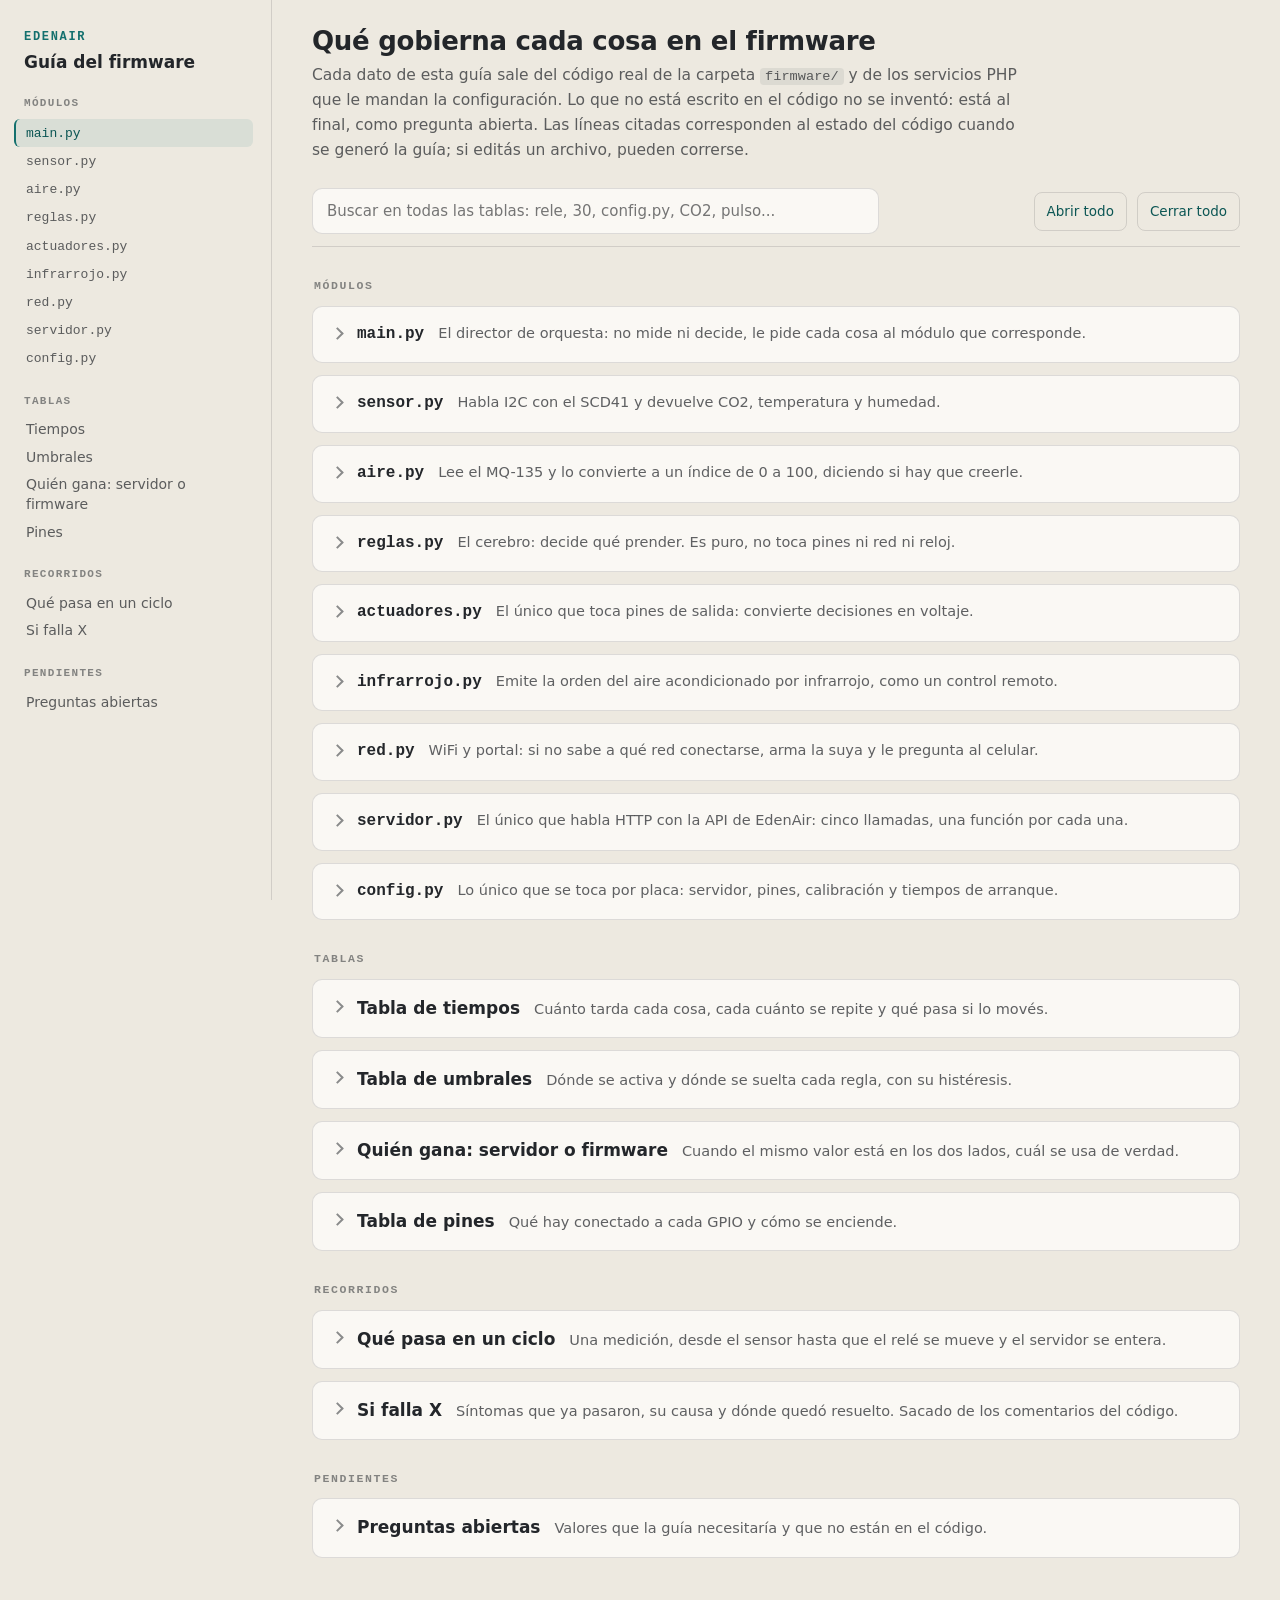
<file: firmware/docs/guia-firmware.html>
<!DOCTYPE html>
<html lang="es-AR" data-theme="light">
<head>
<meta charset="utf-8">
<meta name="viewport" content="width=device-width, initial-scale=1">
<meta name="color-scheme" content="light">
<title>Guía del firmware EdenAir</title>
<style>
/* ---------------------------------------------------------------------------
   Identidad EdenAir. Modo claro forzado: no hay variante oscura a proposito.
   Las fuentes IBM Plex se usan si estan instaladas en la compu; como el
   archivo no carga nada de internet, si no estan cae a las del sistema.
   --------------------------------------------------------------------------- */
:root {
  --fondo: #EDE9E0;
  --panel: #FAF8F4;
  --tinta: #23262A;
  --tinta-2: rgba(35, 38, 42, 0.72);
  --tinta-3: rgba(35, 38, 42, 0.52);
  --linea: rgba(35, 38, 42, 0.14);
  --linea-suave: rgba(35, 38, 42, 0.08);
  --verde: #14706E;
  --verde-osc: #0C5654;
  --terracota: #B2402E;
  --azul: #2E5A7D;
  --ambar: #8A5115;
  --verde-tinte: rgba(20, 112, 110, 0.09);
  --terracota-tinte: rgba(178, 64, 46, 0.08);
  --azul-tinte: rgba(46, 90, 125, 0.08);
  --ambar-tinte: rgba(138, 81, 21, 0.09);
  --sans: "IBM Plex Sans", system-ui, -apple-system, "Segoe UI", Roboto, sans-serif;
  --mono: "IBM Plex Mono", ui-monospace, "SFMono-Regular", Menlo, Consolas, monospace;
  --indice: 272px;
  --radio: 10px;
}

* { box-sizing: border-box; }

html { scroll-behavior: smooth; color-scheme: light; }

@media (prefers-reduced-motion: reduce) {
  html { scroll-behavior: auto; }
}

body {
  margin: 0;
  background: var(--fondo);
  color: var(--tinta);
  font-family: var(--sans);
  font-size: 15.5px;
  line-height: 1.6;
  -webkit-font-smoothing: antialiased;
}

code, .mono { font-family: var(--mono); font-size: 0.88em; }

code {
  background: var(--linea-suave);
  padding: 0.08em 0.36em;
  border-radius: 4px;
  white-space: nowrap;
}

a { color: var(--verde); }

/* ---------------------------------------------------------------------------
   Indice lateral fijo
   --------------------------------------------------------------------------- */
.indice {
  position: fixed;
  inset: 0 auto 0 0;
  width: var(--indice);
  overflow-y: auto;
  padding: 28px 18px 40px 24px;
  border-right: 1px solid var(--linea);
  background: var(--fondo);
}

.marca {
  font-family: var(--mono);
  font-size: 12px;
  font-weight: 600;
  letter-spacing: 0.14em;
  text-transform: uppercase;
  color: var(--verde);
  margin: 0 0 4px;
}

.indice h2 {
  font-size: 17px;
  line-height: 1.3;
  margin: 0 0 22px;
  font-weight: 600;
}

.indice h3 {
  font-family: var(--mono);
  font-size: 11px;
  font-weight: 600;
  letter-spacing: 0.12em;
  text-transform: uppercase;
  color: var(--tinta-3);
  margin: 20px 0 6px;
}

.indice ul { list-style: none; margin: 0; padding: 0; }

.indice a {
  display: block;
  padding: 4px 10px;
  margin-left: -10px;
  border-radius: 6px;
  color: var(--tinta-2);
  text-decoration: none;
  font-size: 14px;
  line-height: 1.4;
  border-left: 2px solid transparent;
}

.indice a:hover { color: var(--tinta); background: var(--linea-suave); }

.indice a.activo {
  color: var(--verde-osc);
  background: var(--verde-tinte);
  border-left-color: var(--verde);
}

.indice a .mono { font-size: 13px; }

/* ---------------------------------------------------------------------------
   Columna principal
   --------------------------------------------------------------------------- */
.contenido {
  margin-left: var(--indice);
  padding: 0 40px 80px;
  max-width: calc(var(--indice) + 1060px);
}

.cabecera {
  padding: 26px 0 0;
}

.cabecera h1 {
  font-size: 26px;
  line-height: 1.2;
  margin: 0 0 6px;
  font-weight: 600;
  letter-spacing: -0.01em;
}

.cabecera p {
  margin: 0 0 14px;
  color: var(--tinta-2);
  max-width: 72ch;
}

/* Solo el buscador queda fijo arriba: la cabecera entera tapaba media
   pantalla en el celular. */
.barra {
  position: sticky;
  top: 0;
  z-index: 5;
  background: var(--fondo);
  padding: 12px 0;
  border-bottom: 1px solid var(--linea);
  margin-bottom: 22px;
  display: flex;
  gap: 10px;
  align-items: center;
  flex-wrap: wrap;
}

.buscador {
  flex: 1 1 320px;
  position: relative;
}

.buscador input {
  width: 100%;
  font: inherit;
  font-size: 15px;
  color: var(--tinta);
  background: var(--panel);
  border: 1px solid var(--linea);
  border-radius: var(--radio);
  padding: 10px 14px;
}

.buscador input:focus {
  outline: 2px solid var(--verde);
  outline-offset: 1px;
  border-color: transparent;
}

.contador {
  font-family: var(--mono);
  font-size: 12.5px;
  color: var(--tinta-3);
  min-width: 18ch;
}

.boton {
  font: inherit;
  font-size: 13.5px;
  color: var(--verde-osc);
  background: transparent;
  border: 1px solid var(--linea);
  border-radius: 8px;
  padding: 8px 12px;
  cursor: pointer;
}

.boton:hover { background: var(--verde-tinte); border-color: var(--verde); }

/* ---------------------------------------------------------------------------
   Secciones plegables
   --------------------------------------------------------------------------- */
details.seccion {
  background: var(--panel);
  border: 1px solid var(--linea);
  border-radius: var(--radio);
  margin: 0 0 12px;
  scroll-margin-top: 84px;
}

details.seccion > summary {
  list-style: none;
  cursor: pointer;
  padding: 15px 20px 15px 44px;
  position: relative;
  display: flex;
  gap: 14px;
  align-items: baseline;
  flex-wrap: wrap;
}

details.seccion > summary::-webkit-details-marker { display: none; }

details.seccion > summary::before {
  content: "";
  position: absolute;
  left: 20px;
  top: 22px;
  width: 7px;
  height: 7px;
  border-right: 2px solid var(--tinta-3);
  border-bottom: 2px solid var(--tinta-3);
  transform: rotate(-45deg);
  transition: transform 0.15s ease;
}

details.seccion[open] > summary::before { transform: rotate(45deg); top: 20px; }

details.seccion > summary:hover { background: var(--linea-suave); border-radius: var(--radio); }

details.seccion > summary:focus-visible { outline: 2px solid var(--verde); outline-offset: -2px; border-radius: var(--radio); }

.titulo {
  font-size: 17px;
  font-weight: 600;
}

.titulo.mono { font-size: 16px; }

.resumen {
  color: var(--tinta-2);
  font-size: 14.5px;
}

.cuerpo {
  padding: 4px 22px 22px 44px;
  border-top: 1px solid var(--linea-suave);
}

.cuerpo > p, .cuerpo li { max-width: 78ch; }

.cuerpo h4 {
  font-size: 13px;
  font-family: var(--mono);
  font-weight: 600;
  letter-spacing: 0.08em;
  text-transform: uppercase;
  color: var(--tinta-3);
  margin: 20px 0 6px;
}

.separador {
  font-family: var(--mono);
  font-size: 11.5px;
  font-weight: 600;
  letter-spacing: 0.14em;
  text-transform: uppercase;
  color: var(--tinta-3);
  margin: 30px 0 10px 2px;
}

/* Ficha de cada modulo: que hace / que entra / que sale */
.ficha {
  display: grid;
  grid-template-columns: 140px 1fr;
  gap: 8px 18px;
  margin: 14px 0 4px;
}

.ficha dt {
  font-family: var(--mono);
  font-size: 12px;
  font-weight: 600;
  letter-spacing: 0.06em;
  text-transform: uppercase;
  color: var(--verde-osc);
  padding-top: 3px;
}

.ficha dd { margin: 0; }

/* Notas de color */
.nota {
  border-left: 3px solid var(--azul);
  background: var(--azul-tinte);
  padding: 10px 14px;
  border-radius: 0 8px 8px 0;
  margin: 14px 0;
  max-width: 82ch;
}

.nota.alerta { border-color: var(--terracota); background: var(--terracota-tinte); }
.nota.abierta { border-color: var(--ambar); background: var(--ambar-tinte); }
.nota.bien { border-color: var(--verde); background: var(--verde-tinte); }

.nota strong:first-child { display: block; margin-bottom: 2px; }

.etiqueta {
  display: inline-block;
  font-family: var(--mono);
  font-size: 11px;
  font-weight: 600;
  letter-spacing: 0.05em;
  text-transform: uppercase;
  padding: 1px 7px;
  border-radius: 999px;
  border: 1px solid currentColor;
  white-space: nowrap;
  vertical-align: 1px;
}

.e-actua { color: var(--verde); }
.e-avisa { color: var(--terracota); }
.e-info  { color: var(--azul); }
.e-duda  { color: var(--ambar); }
.e-muerta { color: var(--terracota); }

/* ---------------------------------------------------------------------------
   Tablas
   --------------------------------------------------------------------------- */
.tabla-caja {
  overflow-x: auto;
  margin: 14px 0 6px;
  border: 1px solid var(--linea);
  border-radius: 8px;
  background: var(--panel);
}

table {
  width: 100%;
  border-collapse: collapse;
  font-size: 14px;
  line-height: 1.5;
}

th, td {
  text-align: left;
  vertical-align: top;
  padding: 9px 12px;
  border-bottom: 1px solid var(--linea-suave);
}

thead th {
  font-family: var(--mono);
  font-size: 11.5px;
  font-weight: 600;
  letter-spacing: 0.06em;
  text-transform: uppercase;
  color: var(--tinta-2);
  background: var(--fondo);
  border-bottom: 1px solid var(--linea);
  white-space: nowrap;
  position: sticky;
  top: 0;
}

tbody tr:last-child td { border-bottom: 0; }

tbody tr:hover td { background: rgba(20, 112, 110, 0.035); }

td.valor {
  font-family: var(--mono);
  font-size: 13.5px;
  font-weight: 600;
  color: var(--verde-osc);
  white-space: nowrap;
}

td.lugar { font-family: var(--mono); font-size: 12.5px; color: var(--tinta-2); }
td.lugar code { background: transparent; padding: 0; white-space: normal; }

td.sube { color: var(--azul); }
td.baja { color: var(--terracota); }

td.gpio {
  font-family: var(--mono);
  font-weight: 600;
  font-size: 15px;
  color: var(--verde-osc);
}

tr.oculta { display: none; }

tr.sin-resultados td {
  color: var(--tinta-3);
  font-style: italic;
  text-align: center;
  padding: 14px;
}

.leyenda {
  font-size: 13px;
  color: var(--tinta-3);
  margin: 4px 0 0;
}

/* ---------------------------------------------------------------------------
   Recorrido de un ciclo
   --------------------------------------------------------------------------- */
ol.pasos {
  list-style: none;
  counter-reset: paso;
  margin: 16px 0 0;
  padding: 0;
}

ol.pasos > li {
  counter-increment: paso;
  position: relative;
  padding: 0 0 18px 50px;
  max-width: 84ch;
}

ol.pasos > li::before {
  content: counter(paso);
  position: absolute;
  left: 0;
  top: 0;
  width: 32px;
  height: 32px;
  border-radius: 50%;
  background: var(--verde);
  color: var(--panel);
  font-family: var(--mono);
  font-size: 14px;
  font-weight: 600;
  display: grid;
  place-items: center;
}

ol.pasos > li::after {
  content: "";
  position: absolute;
  left: 15px;
  top: 36px;
  bottom: 4px;
  width: 2px;
  background: var(--linea);
}

ol.pasos > li:last-child::after { display: none; }

ol.pasos > li > strong { display: block; font-size: 15.5px; padding-top: 4px; }

ol.pasos ul { margin: 6px 0 0; padding-left: 18px; }
ol.pasos ul li { margin: 3px 0; }

.fase {
  font-family: var(--mono);
  font-size: 11.5px;
  font-weight: 600;
  letter-spacing: 0.08em;
  text-transform: uppercase;
  color: var(--azul);
  margin-left: 6px;
}

.preguntas { padding-left: 20px; }
.preguntas li { margin: 0 0 12px; max-width: 82ch; }
.preguntas li::marker { color: var(--ambar); font-family: var(--mono); font-weight: 600; }

/* ---------------------------------------------------------------------------
   Celular y pantallas angostas: el indice pasa arriba
   --------------------------------------------------------------------------- */
@media (max-width: 960px) {
  .indice {
    position: static;
    width: auto;
    border-right: 0;
    border-bottom: 1px solid var(--linea);
    padding: 20px 16px;
  }
  .indice nav { columns: 2; column-gap: 20px; }
  .indice h3 { break-after: avoid; }
  .indice ul { break-inside: avoid; }
  .contenido { margin-left: 0; padding: 0 16px 60px; }
  .cabecera { padding-top: 16px; }
  .barra { gap: 8px; }
  .contador { min-width: 0; order: 3; }
  .cabecera h1 { font-size: 22px; }
  details.seccion > summary { padding-left: 38px; }
  details.seccion > summary::before { left: 16px; }
  .cuerpo { padding: 4px 14px 18px 16px; }
  .ficha { grid-template-columns: 1fr; gap: 2px 0; }
  .ficha dd { margin-bottom: 10px; }
  details.seccion { scroll-margin-top: 130px; }
}

@media (max-width: 520px) {
  .indice nav { columns: 1; }
}

@media print {
  .indice, .barra { display: none; }
  .contenido { margin: 0; }
  .barra { position: static; }
  details.seccion { break-inside: avoid; }
}
</style>
</head>
<body>

<aside class="indice">
  <p class="marca">EdenAir</p>
  <h2>Guía del firmware</h2>
  <nav aria-label="Índice">
    <h3>Módulos</h3>
    <ul>
      <li><a href="#mod-main"><span class="mono">main.py</span></a></li>
      <li><a href="#mod-sensor"><span class="mono">sensor.py</span></a></li>
      <li><a href="#mod-aire"><span class="mono">aire.py</span></a></li>
      <li><a href="#mod-reglas"><span class="mono">reglas.py</span></a></li>
      <li><a href="#mod-actuadores"><span class="mono">actuadores.py</span></a></li>
      <li><a href="#mod-infrarrojo"><span class="mono">infrarrojo.py</span></a></li>
      <li><a href="#mod-red"><span class="mono">red.py</span></a></li>
      <li><a href="#mod-servidor"><span class="mono">servidor.py</span></a></li>
      <li><a href="#mod-config"><span class="mono">config.py</span></a></li>
    </ul>
    <h3>Tablas</h3>
    <ul>
      <li><a href="#tiempos">Tiempos</a></li>
      <li><a href="#umbrales">Umbrales</a></li>
      <li><a href="#quien-gana">Quién gana: servidor o firmware</a></li>
      <li><a href="#pines">Pines</a></li>
    </ul>
    <h3>Recorridos</h3>
    <ul>
      <li><a href="#ciclo">Qué pasa en un ciclo</a></li>
      <li><a href="#si-falla">Si falla X</a></li>
    </ul>
    <h3>Pendientes</h3>
    <ul>
      <li><a href="#preguntas">Preguntas abiertas</a></li>
    </ul>
  </nav>
</aside>

<main class="contenido">

  <header class="cabecera">
    <h1>Qué gobierna cada cosa en el firmware</h1>
    <p>Cada dato de esta guía sale del código real de la carpeta <code>firmware/</code> y de los servicios PHP que le mandan la configuración. Lo que no está escrito en el código no se inventó: está al final, como pregunta abierta. Las líneas citadas corresponden al estado del código cuando se generó la guía; si editás un archivo, pueden correrse.</p>
  </header>

  <div class="barra">
      <label class="buscador">
        <input id="buscar" type="search" placeholder="Buscar en todas las tablas: rele, 30, config.py, CO2, pulso..." autocomplete="off" spellcheck="false" aria-label="Buscar en las tablas">
      </label>
      <span class="contador" id="contador" aria-live="polite"></span>
      <button class="boton" type="button" id="abrir-todo">Abrir todo</button>
      <button class="boton" type="button" id="cerrar-todo">Cerrar todo</button>
  </div>

  <!-- =====================================================================
       MODULOS
       ===================================================================== -->
  <p class="separador">Módulos</p>

  <details class="seccion" id="mod-main">
    <summary><span class="titulo mono">main.py</span><span class="resumen">El director de orquesta: no mide ni decide, le pide cada cosa al módulo que corresponde.</span></summary>
    <div class="cuerpo">
      <dl class="ficha">
        <dt>Qué hace</dt>
        <dd>Arma los objetos, se conecta al WiFi, consigue credenciales y configuración, y después da vueltas para siempre: medir, decidir, accionar, reportar, atender órdenes manuales y refrescar la configuración cada tanto.</dd>
        <dt>Qué le entra</dt>
        <dd>Nada por parámetro: MicroPython lo corre solo al arrancar la placa. Lee <code>config.py</code>, <code>credenciales.json</code> (con <code>leer_credenciales()</code>) y la configuración que baja del servidor (con <code>bajar_config()</code>).</dd>
        <dt>Qué devuelve</dt>
        <dd>Nada. <code>main()</code> no termina nunca, salvo que falte el SCD41: ahí imprime el error y hace <code>return</code> (<code>main.py:335</code>). Su “salida” son los efectos: relés que se mueven y mediciones que llegan al servidor.</dd>
      </dl>
      <h4>Funciones que conviene conocer</h4>
      <ul>
        <li><code>medir()</code>: junta SCD41 + MQ-135 en un solo diccionario y decide de dónde sale el índice de aire (“sensor” o “calculado”).</li>
        <li><code>sincronizar_tiempos()</code>: pisa los tiempos de <code>config.py</code> con los que mandó el servidor en el bloque <code>tiempos</code>.</li>
        <li><code>atender_comandos()</code>: aplica las órdenes manuales del panel y las confirma solo si se cumplieron de verdad.</li>
        <li><code>avisos_de_los_sensores()</code>: suma los avisos de diagnóstico (MQ-135 calentando o en pausa, IR sin confirmar).</li>
      </ul>
      <div class="nota"><strong>Lo que define su carácter</strong>El paso “decidir y accionar” no depende del servidor. Si se corta internet, el equipo sigue regulando; lo único que deja de hacer es reportar. Y el <code>except Exception</code> general (<code>main.py:436</code>) hace que ningún error tumbe el ciclo: imprime, espera <code>REINTENTO_RED</code> y sigue.</div>
    </div>
  </details>

  <details class="seccion" id="mod-sensor">
    <summary><span class="titulo mono">sensor.py</span><span class="resumen">Habla I2C con el SCD41 y devuelve CO2, temperatura y humedad.</span></summary>
    <div class="cuerpo">
      <dl class="ficha">
        <dt>Qué hace</dt>
        <dd>Pone al SCD41 en modo de medición periódica, espera a que tenga un dato nuevo, lo lee, verifica el checksum y lo convierte a unidades. Si el sensor deja de entregar datos, lo rearranca una vez antes de rendirse.</dd>
        <dt>Qué le entra</dt>
        <dd>Los pines <code>PIN_I2C_SDA</code> y <code>PIN_I2C_SCL</code> de <code>config.py</code>. La lectura se pide con <code>SCD41().leer(espera_maxima=10)</code>.</dd>
        <dt>Qué devuelve</dt>
        <dd>Una tupla <code>(co2_ppm, temperatura_c, humedad_pct)</code>: el CO2 entero, temperatura y humedad con un decimal. Si algo sale mal, lanza <code>ErrorSensor</code>.</dd>
      </dl>
      <h4>Funciones que conviene conocer</h4>
      <ul>
        <li><code>hay_dato()</code>: le pregunta al sensor si tiene una medición nueva.</li>
        <li><code>rearrancar()</code>: PARAR, esperar 1000 ms, ARRANCAR. Existe por una falla real del 11/08/2026.</li>
        <li><code>_descartar_si_hace_falta()</code>: tira la primera lectura después de arrancar, que puede venir con valores imposibles.</li>
        <li><code>_crc8()</code>: el checksum que pide la hoja de datos de Sensirion. Si no coincide, el dato se descarta.</li>
      </ul>
    </div>
  </details>

  <details class="seccion" id="mod-aire">
    <summary><span class="titulo mono">aire.py</span><span class="resumen">Lee el MQ-135 y lo convierte a un índice de 0 a 100, diciendo si hay que creerle.</span></summary>
    <div class="cuerpo">
      <dl class="ficha">
        <dt>Qué hace</dt>
        <dd>Promedia varias lecturas del ADC, las pasa a índice con una regla de tres entre los dos extremos calibrados, e ignora al sensor mientras calienta o mientras el atomizador echa niebla.</dd>
        <dt>Qué le entra</dt>
        <dd>El pin <code>PIN_MQ135</code> al crearlo. En cada lectura: <code>ahora</code> y <code>atomizando</code> (si el atomizador está encendido, que main.py saca de <code>salidas.encendido("aromatizer")</code>).</dd>
        <dt>Qué devuelve</dt>
        <dd><code>leer()</code> devuelve <code>(indice, estado)</code>. El índice va de 0 a 100 (más alto es mejor) o es <code>None</code>. El estado es uno de cuatro: <code>"ausente"</code>, <code>"warmup"</code>, <code>"pausa"</code> u <code>"ok"</code>.</dd>
      </dl>
      <div class="nota"><strong>Por qué importa el estado</strong>Solo una lectura en estado <code>"ok"</code> puede levantar o bajar la alerta de calidad de aire (<code>aire_confiable</code> en <code>main.py:225</code>). Congelada (pausa) o calculada (warm-up o ausente), no.</div>
    </div>
  </details>

  <details class="seccion" id="mod-reglas">
    <summary><span class="titulo mono">reglas.py</span><span class="resumen">El cerebro: decide qué prender. Es puro, no toca pines ni red ni reloj.</span></summary>
    <div class="cuerpo">
      <dl class="ficha">
        <dt>Qué hace</dt>
        <dd>Compara la medición con los umbrales que mandó el servidor y decide el estado de cada actuador, con histéresis (dos umbrales por regla) y con el ciclo encendido/apagado del atomizador.</dd>
        <dt>Qué le entra</dt>
        <dd><code>Decisor().decidir(medicion, config, ahora)</code>. <code>medicion</code> trae <code>temperature</code>, <code>humidity</code>, <code>co2_ppm</code>, <code>air_quality_index</code> y <code>aire_confiable</code>. <code>config</code> es lo que bajó del servidor (<code>umbrales</code>, <code>apagado</code>, <code>critico</code>, <code>tiempos</code>). <code>ahora</code> es un número de segundos, solo para los ciclos.</dd>
        <dt>Qué devuelve</dt>
        <dd>Tres cosas: <code>(actuadores, avisos, motivo)</code>. <code>actuadores</code> es un diccionario con <code>"on"</code> u <code>"off"</code> para <code>fan</code>, <code>aromatizer</code>, <code>alert_led</code>, <code>green_led</code> y <code>blue_led</code>. <code>avisos</code> es una lista de códigos (la web pone el texto). <code>motivo</code> es el texto que queda en el historial.</dd>
      </dl>
      <h4>La regla de oro</h4>
      <p>Mide cuatro variables pero actúa sobre dos. <span class="etiqueta e-actua">actúa</span> temperatura (aire acondicionado) y humedad baja (atomizador). <span class="etiqueta e-avisa">avisa</span> CO2 y calidad de aire: no hay extractor, así que encender algo no cambiaría el número.</p>
      <h4>También tiene</h4>
      <ul>
        <li><code>calcular_indice_aire()</code>: índice de respaldo cuando no hay MQ-135 o está calentando. Es la misma fórmula que el servidor.</li>
        <li><code>etiqueta_aire()</code>: 85 o más “Excelente”, 70 o más “Buena”, 55 o más “Aceptable”, menos “Mala”.</li>
        <li><code>_redondear()</code>: redondea como PHP y no como Python, para que equipo y servidor den el mismo número.</li>
      </ul>
    </div>
  </details>

  <details class="seccion" id="mod-actuadores">
    <summary><span class="titulo mono">actuadores.py</span><span class="resumen">El único que toca pines de salida: convierte decisiones en voltaje.</span></summary>
    <div class="cuerpo">
      <dl class="ficha">
        <dt>Qué hace</dt>
        <dd>Lleva cada relé y LED al estado pedido. Solo mueve lo que cambia, respeta el tiempo mínimo de los relés, manda la trama infrarroja antes de mover el relé del aire y maneja el atomizador con toques de botón.</dd>
        <dt>Qué le entra</dt>
        <dd>En el constructor, la cadena infrarroja (<code>Actuadores(cadena)</code>). En cada uso, <code>aplicar(deseado, ahora)</code>, donde <code>deseado</code> es el diccionario que devolvió reglas.py o una orden manual.</dd>
        <dt>Qué devuelve</dt>
        <dd><code>aplicar()</code> devuelve la lista de los que movió. Además deja dos datos: <code>demorados</code> (relés que querían cambiar pero no cumplieron su tiempo mínimo) e <code>ir_confirmado</code> (<code>True</code>, <code>False</code> o <code>None</code>). <code>como_dict()</code> da el estado para el reporte.</dd>
      </dl>
      <h4>El atomizador va por pulsos</h4>
      <p>El relé IN2 está soldado sobre el botón del módulo, así que cerrarlo y abrirlo es un toque. El ciclo medido del módulo es: continuo, intermitente, continuo y apagado. Por eso 1 pulso enciende y 3 apagan. <code>_pulsar()</code> manda los toques; <code>_escribir()</code> elige pulsos o nivel según el actuador.</p>
      <div class="nota alerta"><strong>El módulo no le dice a la placa en qué modo está</strong>Los toques cuentan desde donde el firmware cree que está el módulo. <code>apagar_todo()</code> saltea el atomizador si no está registrado como encendido, porque 3 toques a un módulo apagado lo encienden. Si se desincronizan (por ejemplo, al reiniciar solo la ESP32 con el módulo andando), no se corrige solo: ver “Si falla X”.</div>
    </div>
  </details>

  <details class="seccion" id="mod-infrarrojo">
    <summary><span class="titulo mono">infrarrojo.py</span><span class="resumen">Emite la orden del aire acondicionado por infrarrojo, como un control remoto.</span></summary>
    <div class="cuerpo">
      <dl class="ficha">
        <dt>Qué hace</dt>
        <dd>Arma una trama NEC (dirección <code>0x0E</code>, orden <code>0xA1</code> encender o <code>0xA2</code> apagar) modulada a 38 kHz y cuenta si el receptor VS1838B vio pulsos. No decide cuándo emitir ni mueve el relé.</dd>
        <dt>Qué le entra</dt>
        <dd>Los pines del emisor y del receptor al crearlo. En cada uso, <code>enviar_orden(orden, ahora)</code>.</dd>
        <dt>Qué devuelve</dt>
        <dd><code>True</code> si el receptor la confirmó, <code>False</code> si se emitió y nadie la vio, o <code>None</code> si no hay emisor o receptor armado. Si es la misma orden que la anterior y no pasaron 60 s, no emite y devuelve la última confirmación conocida.</dd>
      </dl>
      <div class="nota"><strong>La confirmación no es condición</strong>Si no confirma, el aire se enciende igual y se informa <code>ir_sin_confirmar</code>. Una orden distinta de la anterior sale siempre, sin mirar el reloj: así el relé nunca se mueve sin que haya salido trama.</div>
    </div>
  </details>

  <details class="seccion" id="mod-red">
    <summary><span class="titulo mono">red.py</span><span class="resumen">WiFi y portal: si no sabe a qué red conectarse, arma la suya y le pregunta al celular.</span></summary>
    <div class="cuerpo">
      <dl class="ficha">
        <dt>Qué hace</dt>
        <dd>Se conecta con la red guardada en <code>wifi.json</code>. Si no hay o falla, levanta el punto de acceso <code>EdenAir-Setup</code> con un DNS y una página propios, recibe red y clave del celular, las prueba y, si fallan, reabre el portal mostrando el motivo.</dd>
        <dt>Qué le entra</dt>
        <dd><code>wifi.json</code>, <code>sesion.json</code> y lo que el usuario manda desde el formulario del portal (red, clave y, opcionalmente, la dirección del servidor).</dd>
        <dt>Qué devuelve</dt>
        <dd><code>asegurar_conexion()</code> devuelve la IP y no vuelve hasta estar conectado. <code>hay_internet()</code> devuelve si está conectado; <code>mac()</code>, la MAC en formato <code>AA:BB:CC:DD:EE:FF</code>; <code>leer_sesion()</code>, el código pendiente o <code>None</code>.</dd>
      </dl>
    </div>
  </details>

  <details class="seccion" id="mod-servidor">
    <summary><span class="titulo mono">servidor.py</span><span class="resumen">El único que habla HTTP con la API de EdenAir: cinco llamadas, una función por cada una.</span></summary>
    <div class="cuerpo">
      <dl class="ficha">
        <dt>Qué hace</dt>
        <dd>Traduce el contrato HTTP a funciones de Python y cierra siempre la respuesta, para que el equipo no se quede sin memoria después de horas.</dd>
        <dt>Qué le entra</dt>
        <dd><code>device_uid</code> y <code>api_token</code> (salvo para <code>vincular</code>) y los datos de cada llamada. La dirección sale de <code>config.servidor()</code> en cada pedido.</dd>
        <dt>Qué devuelve</dt>
        <dd><code>vincular()</code> devuelve <code>(device_uid, api_token)</code>; <code>config()</code>, el diccionario de configuración; <code>enviar_medicion()</code>, la respuesta; <code>comandos_pendientes()</code>, una lista; <code>confirmar_comando()</code>, <code>True</code> o <code>False</code>. Los errores salen como <code>ErrorServidor</code>, y <code>SinVentana</code> cuando nadie apretó “Conectar” (HTTP 202).</dd>
      </dl>
    </div>
  </details>

  <details class="seccion" id="mod-config">
    <summary><span class="titulo mono">config.py</span><span class="resumen">Lo único que se toca por placa: servidor, pines, calibración y tiempos de arranque.</span></summary>
    <div class="cuerpo">
      <dl class="ficha">
        <dt>Qué hace</dt>
        <dd>Guarda lo que cambia de un equipo a otro. No tiene los umbrales de temperatura, humedad, CO2 ni aire: esos los manda siempre el servidor.</dd>
        <dt>Qué le entra</dt>
        <dd>Nada, son constantes. La única función, <code>servidor()</code>, lee <code>servidor.json</code> si existe.</dd>
        <dt>Qué devuelve</dt>
        <dd>Las constantes, y <code>servidor()</code> devuelve la URL a usar: la del portal (<code>servidor.json</code>) o, si no hay, <code>SERVIDOR_DEFECTO</code>.</dd>
      </dl>
      <div class="nota abierta"><strong>Dos constantes que no se leen</strong><code>ATOMIZADOR_CICLO_ON</code> y <code>ATOMIZADOR_CICLO_OFF</code> (<code>config.py:199-200</code>) no las usa ningún archivo. reglas.py tiene su propio respaldo de 60 y 120 escrito en el código (<code>reglas.py:330</code> y <code>332</code>). Cambiarlas en config.py no hace nada.</div>
    </div>
  </details>

  <!-- =====================================================================
       TABLAS
       ===================================================================== -->
  <p class="separador">Tablas</p>

  <details class="seccion" id="tiempos">
    <summary><span class="titulo">Tabla de tiempos</span><span class="resumen">Cuánto tarda cada cosa, cada cuánto se repite y qué pasa si lo movés.</span></summary>
    <div class="cuerpo">
      <p>“Servidor:” en la columna del lugar quiere decir que ese valor también viaja en la configuración y, una vez bajada, <strong>gana el del servidor</strong>. Los del servidor están en <code>app/Services/DeviceConfigService.php</code>.</p>
      <div class="tabla-caja">
        <table class="filtrable">
          <thead>
            <tr><th>Qué es</th><th>Valor actual</th><th>Archivo y constante</th><th>Si lo subo</th><th>Si lo bajo</th></tr>
          </thead>
          <tbody>
            <tr>
              <td>SCD41: cada cuánto genera un dato nuevo</td>
              <td class="valor">≈ 5 s</td>
              <td class="lugar"><code>sensor.py</code> (docstring). Medido: 4,5 s después de arrancar (comentario de <code>rearrancar()</code>). No es una constante.</td>
              <td class="sube">No se puede: lo fija el sensor en modo periódico.</td>
              <td class="baja">No se puede. Por eso medir más seguido que cada 5 s no da datos nuevos.</td>
            </tr>
            <tr>
              <td>SCD41: espera máxima por un dato</td>
              <td class="valor">10 s</td>
              <td class="lugar"><code>sensor.py:152</code> · <code>leer(espera_maxima=10)</code></td>
              <td class="sube">Tolera un sensor lento, pero si se cuelga el ciclo queda frenado más tiempo.</td>
              <td class="baja">Por debajo de unos 5 s declara muerto a un sensor sano y lo rearranca sin motivo.</td>
            </tr>
            <tr>
              <td>SCD41: consulta “¿hay dato?”</td>
              <td class="valor">cada 500 ms</td>
              <td class="lugar"><code>sensor.py:95</code> · <code>_esperar_dato()</code></td>
              <td class="sube">Se entera más tarde de que el dato está listo.</td>
              <td class="baja">Más tráfico I2C sin ganancia real.</td>
            </tr>
            <tr>
              <td>SCD41: pausa entre PARAR y ARRANCAR</td>
              <td class="valor">1000 ms</td>
              <td class="lugar"><code>sensor.py:128</code> · <code>rearrancar()</code></td>
              <td class="sube">Solo hace más lento el rearranque.</td>
              <td class="baja">Con 500 ms falla siempre: el sensor se come el ARRANCAR y queda sin medir (medido el 11/08/2026).</td>
            </tr>
            <tr>
              <td>SCD41: pausa después de ARRANCAR</td>
              <td class="valor">100 ms</td>
              <td class="lugar"><code>sensor.py:131</code> · <code>rearrancar()</code></td>
              <td class="sube">Rearranque apenas más lento.</td>
              <td class="baja">El código no explica por qué 100 ms: no hay dato medido para bajarlo.</td>
            </tr>
            <tr>
              <td>SCD41: peor caso de <code>leer()</code> hasta rendirse</td>
              <td class="valor">≈ 41 s</td>
              <td class="lugar">Calculado: 10 s (descarte) + 10 s + 1,1 s (rearranque) + 10 s (descarte) + 10 s. Después <code>main.py:376</code> espera 5 s más.</td>
              <td class="sube">Depende de <code>espera_maxima</code>: cada segundo que sumes ahí cuenta hasta 4 veces.</td>
              <td class="baja">Idem: bajar <code>espera_maxima</code> lo acorta, con el riesgo de la fila de arriba.</td>
            </tr>
            <tr>
              <td>Bus I2C del SCD41</td>
              <td class="valor">50 kHz</td>
              <td class="lugar"><code>sensor.py:37</code> · <code>freq=50000</code></td>
              <td class="sube">Lecturas más rápidas; con cables largos, en general, aparecen más errores de checksum.</td>
              <td class="baja">Más lento y más tolerante al cableado. El código no dice por qué se eligió 50 kHz.</td>
            </tr>
            <tr>
              <td>MQ-135: lectura promediada</td>
              <td class="valor">16 muestras, 2 ms entre cada una</td>
              <td class="lugar"><code>config.py:146</code> · <code>MQ135_MUESTRAS</code>; la pausa en <code>aire.py:129</code></td>
              <td class="sube">Índice más estable; la lectura tarda más (como mínimo 2 ms por muestra).</td>
              <td class="baja">El índice tiembla en el panel por el ruido del ADC.</td>
            </tr>
            <tr>
              <td>MQ-135: warm-up del calefactor</td>
              <td class="valor">300 s</td>
              <td class="lugar"><code>config.py:190</code> · <code>MQ135_WARMUP</code>. Servidor: <code>tiempos.mq135_warmup</code></td>
              <td class="sube">Más tiempo usando el índice “calculado”.</td>
              <td class="baja">Alertas de aire falsas con el calefactor todavía frío.</td>
            </tr>
            <tr>
              <td>MQ-135: enmascarado por niebla</td>
              <td class="valor">mientras atomiza + 90 s</td>
              <td class="lugar"><code>config.py:195</code> · <code>MQ135_ENMASCARADO</code>. Servidor: <code>tiempos.mq135_enmascarado</code></td>
              <td class="sube">El índice queda congelado más tiempo después de humidificar.</td>
              <td class="baja">La niebla que queda en el aire dispara “aire malo” falso.</td>
            </tr>
            <tr>
              <td>Medir y decidir</td>
              <td class="valor">30 s</td>
              <td class="lugar"><code>config.py:158</code> · <code>INTERVALO_MEDICION</code>. Servidor: <code>intervalos.medicion</code></td>
              <td class="sube">Menos filas en la base; el equipo tarda más en reaccionar.</td>
              <td class="baja">Más filas y peticiones: con 8 s eran 10.800 por día. Menos de 5 s no sirve (el SCD41 no da un dato nuevo antes).</td>
            </tr>
            <tr>
              <td>Reportar al servidor</td>
              <td class="valor">en cada medición (30 s)</td>
              <td class="lugar"><code>main.py:409</code> · no tiene constante propia: va atado a <code>INTERVALO_MEDICION</code></td>
              <td class="sube">Solo se cambia cambiando el intervalo de medición.</td>
              <td class="baja">Idem.</td>
            </tr>
            <tr>
              <td>Consultar órdenes manuales</td>
              <td class="valor">15 s</td>
              <td class="lugar"><code>config.py:161</code> · <code>INTERVALO_COMANDOS</code>. Servidor: <code>intervalos.comandos</code></td>
              <td class="sube">Los botones del panel tardan más en hacer efecto.</td>
              <td class="baja">Más peticiones al servidor.</td>
            </tr>
            <tr>
              <td>Refrescar la configuración (umbrales, modo, tiempos)</td>
              <td class="valor">3600 s (1 h)</td>
              <td class="lugar"><code>config.py:162</code> · <code>INTERVALO_CONFIG</code>. Servidor: <code>intervalos.config</code></td>
              <td class="sube">Un cambio hecho en la web tarda más en llegar a la placa.</td>
              <td class="baja">Más peticiones; los cambios llegan antes.</td>
            </tr>
            <tr>
              <td>Vuelta del ciclo principal</td>
              <td class="valor">1 s</td>
              <td class="lugar"><code>config.py:166</code> · <code>INTERVALO_CICLO</code></td>
              <td class="sube">Cada tarea arranca con más retraso respecto de su horario.</td>
              <td class="baja">La placa da vueltas sin nada que hacer; no gana nada.</td>
            </tr>
            <tr>
              <td>Reintento si el servidor no contesta</td>
              <td class="valor">15 s</td>
              <td class="lugar"><code>config.py:169</code> · <code>REINTENTO_RED</code>. También se usa tras un error inesperado (<code>main.py:440</code>)</td>
              <td class="sube">Insiste menos; tarda más en recuperarse cuando el servidor vuelve.</td>
              <td class="baja">Insiste más seguido contra un servidor caído.</td>
            </tr>
            <tr>
              <td>Pausa después de una lectura fallida del SCD41</td>
              <td class="valor">5 s</td>
              <td class="lugar"><code>main.py:376</code> · número escrito en el código</td>
              <td class="sube">El ciclo queda más quieto después de un fallo.</td>
              <td class="baja">Poco efecto: la próxima medición igual espera su intervalo.</td>
            </tr>
            <tr>
              <td>Reintento de vinculación (nadie apretó “Conectar”)</td>
              <td class="valor">15 s</td>
              <td class="lugar"><code>main.py:138</code> · número escrito en el código</td>
              <td class="sube">Tarda más en darse de alta después del clic.</td>
              <td class="baja">Más peticiones de alta mientras nadie está mirando.</td>
            </tr>
            <tr>
              <td>Aviso de reconexión al celular</td>
              <td class="valor">2 intentos, 3 s entre ellos</td>
              <td class="lugar"><code>main.py:77-85</code> · <code>avisar_reconexion()</code></td>
              <td class="sube">Más chances de que el celular se entere; el arranque tarda más.</td>
              <td class="baja">El celular puede no enterarse de que el equipo volvió.</td>
            </tr>
            <tr>
              <td>Tiempo mínimo de un relé en un estado</td>
              <td class="valor">30 s</td>
              <td class="lugar"><code>config.py:180</code> · <code>RELE_MINIMO_ESTADO</code>. Servidor: <code>tiempos.rele_minimo</code></td>
              <td class="sube">Menos conmutaciones; el relé responde más tarde y las órdenes manuales quedan pendientes más tiempo.</td>
              <td class="baja">Traqueteo cuando el valor queda justo sobre el umbral; se gasta el contacto.</td>
            </tr>
            <tr>
              <td>Atomizador: duración de cada pulso (relé cerrado)</td>
              <td class="valor">0,5 s</td>
              <td class="lugar"><code>config.py:125</code> · <code>ATOMIZADOR_PULSO</code></td>
              <td class="sube">Se parece más a sostener el botón, que es lo que hay que evitar. Cuánto es “demasiado” no está medido.</td>
              <td class="baja">El módulo puede no registrar el toque. El mínimo tampoco está medido.</td>
            </tr>
            <tr>
              <td>Atomizador: pausa después de cada pulso (relé abierto)</td>
              <td class="valor">0,5 s</td>
              <td class="lugar"><code>config.py:126</code> · <code>ATOMIZADOR_PAUSA</code></td>
              <td class="sube">Encender y apagar tardan más, y el ciclo queda frenado mientras tanto.</td>
              <td class="baja">Dos toques muy seguidos podrían contarse como uno (no medido).</td>
            </tr>
            <tr>
              <td>Atomizador: cuánto frena el ciclo al encender / apagar</td>
              <td class="valor">1 s / 3 s</td>
              <td class="lugar">Calculado: pulsos × (pulso + pausa). <code>ATOMIZADOR_PULSOS_ENCENDER</code> = 1 y <code>ATOMIZADOR_PULSOS_APAGAR</code> = 3 (<code>config.py:127-128</code>)</td>
              <td class="sube">No se sube a gusto: la cantidad de pulsos sale del ciclo del módulo.</td>
              <td class="baja">Idem: 1 y 3 son los del módulo medido.</td>
            </tr>
            <tr>
              <td>Atomizador: rato encendido dentro del ciclo</td>
              <td class="valor">60 s</td>
              <td class="lugar">Servidor: <code>tiempos.atomizador_on</code>. Respaldo escrito en <code>reglas.py:330</code>. <code>config.py:199</code> · <code>ATOMIZADOR_CICLO_ON</code> <span class="etiqueta e-muerta">no se usa</span></td>
              <td class="sube">Más niebla por ciclo: riesgo de encharcar la mesa.</td>
              <td class="baja">La humedad sube más lento; más toques por hora.</td>
            </tr>
            <tr>
              <td>Atomizador: rato apagado dentro del ciclo</td>
              <td class="valor">120 s</td>
              <td class="lugar">Servidor: <code>tiempos.atomizador_off</code>. Respaldo escrito en <code>reglas.py:332</code>. <code>config.py:200</code> · <code>ATOMIZADOR_CICLO_OFF</code> <span class="etiqueta e-muerta">no se usa</span></td>
              <td class="sube">La humedad sube más lento.</td>
              <td class="baja">Encharca y vacía el depósito; la niebla no llega a mezclarse. Cada ciclo son 4 toques de relé.</td>
            </tr>
            <tr>
              <td>IR: mínimo entre tramas con la misma orden</td>
              <td class="valor">60 s</td>
              <td class="lugar"><code>config.py:183</code> · <code>IR_MINIMO_ENTRE_TRAMAS</code>. Servidor: <code>tiempos.ir_minimo</code></td>
              <td class="sube">Repite menos la misma orden. Una orden distinta sale igual, siempre.</td>
              <td class="baja">Más tramas repetidas; un receptor saturado empieza a perder tramas.</td>
            </tr>
            <tr>
              <td>IR: espera de confirmación del receptor</td>
              <td class="valor">1000 ms</td>
              <td class="lugar"><code>config.py:187</code> · <code>IR_ESPERA_CONFIRMACION_MS</code>. Servidor: <code>tiempos.ir_espera_ms</code></td>
              <td class="sube">Si nadie confirma, el ciclo queda frenado más tiempo.</td>
              <td class="baja">Aparecen “sin confirmación IR” falsos cuando el receptor está lejos.</td>
            </tr>
            <tr>
              <td>IR: duración de la trama</td>
              <td class="valor">≈ 70 ms</td>
              <td class="lugar"><code>infrarrojo.py:50-55</code> · tiempos del protocolo NEC en µs (9000, 4500, 560, 560, 1690)</td>
              <td class="sube">No se toca: es el protocolo NEC y el receptor dejaría de entenderla.</td>
              <td class="baja">Idem.</td>
            </tr>
            <tr>
              <td>IR: consulta de pulsos recibidos</td>
              <td class="valor">cada 5 ms</td>
              <td class="lugar"><code>infrarrojo.py:184</code> · <code>_esperar_confirmacion()</code></td>
              <td class="sube">Confirma apenas más tarde.</td>
              <td class="baja">Sin ganancia real: casi siempre confirma durante la propia emisión.</td>
            </tr>
            <tr>
              <td>WiFi: espera para conectarse</td>
              <td class="valor">20 s</td>
              <td class="lugar"><code>red.py:167</code> · <code>conectar(espera=20)</code></td>
              <td class="sube">Más paciencia con routers lentos; el portal tarda más en reabrir si la red no existe.</td>
              <td class="baja">“Tardó demasiado” con routers que andan bien.</td>
            </tr>
            <tr>
              <td>Portal: timeout de cada celular</td>
              <td class="valor">5 s</td>
              <td class="lugar"><code>red.py:658</code> · <code>cliente.settimeout(5)</code></td>
              <td class="sube">Un celular colgado bloquea el portal más tiempo.</td>
              <td class="baja">Un celular lento puede quedar cortado a mitad del formulario.</td>
            </tr>
            <tr>
              <td>Portal: vuelta de espera de pedidos</td>
              <td class="valor">1000 ms</td>
              <td class="lugar"><code>red.py:639</code> · <code>vigilante.poll(1000)</code></td>
              <td class="sube">Sin efecto visible: igual despierta apenas llega un pedido.</td>
              <td class="baja">Idem.</td>
            </tr>
            <tr>
              <td>HTTP a la API de EdenAir</td>
              <td class="valor">sin timeout explícito</td>
              <td class="lugar"><code>servidor.py</code> · <code>_pedir()</code> llama a <code>urequests</code> sin <code>timeout=</code></td>
              <td class="sube" colspan="2">No hay valor en el código para mover. Ver “Preguntas abiertas”.</td>
            </tr>
          </tbody>
        </table>
      </div>
      <div class="nota"><strong>Cuánto tarda en reaccionar, de punta a punta</strong>Desde que la temperatura o la humedad cruzan un umbral hasta que el relé se mueve pasan hasta 30 s (la próxima medición). Si ese relé se movió hace poco, se suman hasta 30 s de tiempo mínimo. Si es el atomizador, 1 s más de pulsos. El servidor se entera en el mismo ciclo, justo después de mover el relé.</div>
    </div>
  </details>

  <details class="seccion" id="umbrales">
    <summary><span class="titulo">Tabla de umbrales</span><span class="resumen">Dónde se activa y dónde se suelta cada regla, con su histéresis.</span></summary>
    <div class="cuerpo">
      <p>Ninguno de estos números está en el firmware (salvo el respaldo del CO2 crítico). Llegan del servidor en tres bloques: <code>umbrales</code> (donde se activa), <code>apagado</code> (donde se suelta, ya calculado) y <code>critico</code>. Entre los dos umbrales, la regla sostiene lo que ya estaba: eso es la histéresis. Los valores de ejemplo son los del preset <strong>hogar</strong>, que es el que se crea al vincular un equipo.</p>
      <div class="tabla-caja">
        <table class="filtrable">
          <thead>
            <tr><th>Regla</th><th>Qué hace</th><th>Se activa si</th><th>Se suelta si</th><th>Histéresis</th><th>Hogar</th><th>Dónde se evalúa</th></tr>
          </thead>
          <tbody>
            <tr>
              <td>Aire acondicionado (temperatura)</td>
              <td><span class="etiqueta e-actua">actúa</span> <code>fan</code> + LED azul</td>
              <td><code>temp &gt; temp_max</code></td>
              <td><code>temp &lt; apagado.temp</code></td>
              <td><code>temp_hysteresis</code> = 2,0 °C</td>
              <td class="valor">ON &gt; 26 °C<br>OFF &lt; 24 °C</td>
              <td class="lugar"><code>reglas.py:248-251</code></td>
            </tr>
            <tr>
              <td>Atomizador (humedad baja)</td>
              <td><span class="etiqueta e-actua">actúa</span> <code>aromatizer</code>, ciclando 60 s / 120 s mientras siga baja</td>
              <td><code>hum &lt; hum_min</code></td>
              <td><code>hum &gt; apagado.hum</code></td>
              <td><code>hum_hysteresis</code> = 8 puntos</td>
              <td class="valor">ON &lt; 40 %<br>OFF &gt; 48 %</td>
              <td class="lugar"><code>reglas.py:316-339</code></td>
            </tr>
            <tr>
              <td>Humedad alta</td>
              <td><span class="etiqueta e-avisa">avisa</span> <code>humedad_alta</code>; el equipo no puede bajarla</td>
              <td><code>hum &gt; hum_max</code></td>
              <td>Apenas vuelve a <code>hum_max</code> o menos</td>
              <td>ninguna</td>
              <td class="valor">&gt; 60 %</td>
              <td class="lugar"><code>reglas.py:269-271</code></td>
            </tr>
            <tr>
              <td>CO2 alto</td>
              <td><span class="etiqueta e-avisa">avisa</span> LED rojo + <code>ventilar</code></td>
              <td><code>co2 &gt; co2_max</code></td>
              <td><code>co2 &lt; apagado.co2</code></td>
              <td><code>co2_hysteresis</code> = 150 ppm</td>
              <td class="valor">ON &gt; 1000<br>OFF &lt; 850</td>
              <td class="lugar"><code>reglas.py:224-227</code></td>
            </tr>
            <tr>
              <td>CO2 crítico</td>
              <td><span class="etiqueta e-avisa">avisa</span> <code>co2_critico</code>: mismo LED rojo, mensaje más fuerte</td>
              <td><code>co2 &gt; critico.co2</code></td>
              <td><code>co2 &lt; critico.co2_salida</code></td>
              <td><code>CO2_CRITICO_HISTERESIS</code> = 300 ppm (fijo en el servidor)</td>
              <td class="valor">ON &gt; 1400<br>OFF &lt; 1100</td>
              <td class="lugar"><code>reglas.py:229-232</code>. Única regla con respaldo en el firmware: 1400 / 1100</td>
            </tr>
            <tr>
              <td>Calidad de aire mala</td>
              <td><span class="etiqueta e-avisa">avisa</span> LED rojo + <code>ventilar</code>. Solo con lectura fresca del MQ-135</td>
              <td><code>aire &lt; aire_min</code></td>
              <td><code>aire &gt; apagado.aire</code></td>
              <td><code>air_hysteresis</code> = 5 puntos</td>
              <td class="valor">ON &lt; 70<br>OFF &gt; 75</td>
              <td class="lugar"><code>reglas.py:212-216</code></td>
            </tr>
            <tr>
              <td>LED verde</td>
              <td><span class="etiqueta e-info">indica</span> todo normal</td>
              <td>Ni rojo ni azul encendidos</td>
              <td>Se prende el rojo o el azul</td>
              <td>La de las reglas que lo apagan</td>
              <td class="valor">—</td>
              <td class="lugar"><code>reglas.py:276-278</code></td>
            </tr>
            <tr>
              <td>Etiqueta de calidad de aire</td>
              <td><span class="etiqueta e-info">texto</span> solo para mostrar</td>
              <td>85 o más Excelente · 70 o más Buena · 55 o más Aceptable</td>
              <td>Menos de 55: Mala</td>
              <td>ninguna</td>
              <td class="valor">—</td>
              <td class="lugar"><code>reglas.py:137-147</code></td>
            </tr>
            <tr>
              <td>Calibración del MQ-135</td>
              <td><span class="etiqueta e-info">convierte</span> cuentas del ADC a índice</td>
              <td>Crudo 105 o menos → índice 100</td>
              <td>Crudo 340 o más → índice 0</td>
              <td>no aplica</td>
              <td class="valor">105 / 340</td>
              <td class="lugar"><code>config.py:142-143</code> · <code>MQ135_CRUDO_LIMPIO</code> / <code>MQ135_CRUDO_SUCIO</code>. Solo firmware</td>
            </tr>
          </tbody>
        </table>
      </div>

      <h4>Valores de cada preset</h4>
      <p>Salen de <code>EnvironmentPresetService::PRESETS</code>. Todos heredan los mismos valores de control (<code>CONTROL</code>): aire mínimo 70, histéresis de 2,0 °C, 8 puntos, 150 ppm y 5 puntos, y CO2 crítico de 1400.</p>
      <div class="tabla-caja">
        <table class="filtrable">
          <thead>
            <tr><th>Preset</th><th>Temp. mín.</th><th>Temp. máx.</th><th>Hum. mín.</th><th>Hum. máx.</th><th>CO2 máx.</th><th>El aire corta a</th><th>El atomizador corta a</th></tr>
          </thead>
          <tbody>
            <tr><td>oficina</td><td class="valor">21 °C</td><td class="valor">25 °C</td><td class="valor">40 %</td><td class="valor">60 %</td><td class="valor">900 ppm</td><td class="valor">23 °C</td><td class="valor">48 %</td></tr>
            <tr><td>aula</td><td class="valor">20 °C</td><td class="valor">24 °C</td><td class="valor">40 %</td><td class="valor">60 %</td><td class="valor">1000 ppm</td><td class="valor">22 °C</td><td class="valor">48 %</td></tr>
            <tr><td>hogar (respaldo y alta automática)</td><td class="valor">20 °C</td><td class="valor">26 °C</td><td class="valor">40 %</td><td class="valor">60 %</td><td class="valor">1000 ppm</td><td class="valor">24 °C</td><td class="valor">48 %</td></tr>
            <tr><td>dormitorio</td><td class="valor">18 °C</td><td class="valor">24 °C</td><td class="valor">40 %</td><td class="valor">55 %</td><td class="valor">900 ppm</td><td class="valor">22 °C</td><td class="valor">48 %</td></tr>
            <tr><td>personalizable</td><td class="valor">20 °C</td><td class="valor">26 °C</td><td class="valor">40 %</td><td class="valor">60 %</td><td class="valor">1000 ppm</td><td class="valor">24 °C</td><td class="valor">48 %</td></tr>
          </tbody>
        </table>
      </div>
      <p class="leyenda">La temperatura mínima (<code>temp_min</code>) no enciende nada: solo se usa en la fórmula de respaldo del índice de aire, como centro del rango.</p>
    </div>
  </details>

  <details class="seccion" id="quien-gana">
    <summary><span class="titulo">Quién gana: servidor o firmware</span><span class="resumen">Cuando el mismo valor está en los dos lados, cuál se usa de verdad.</span></summary>
    <div class="cuerpo">
      <p>La cadena completa es: <strong>preset</strong> → <strong>fila del ambiente</strong> en la tabla <code>spaces</code> → <strong>configuración que baja la placa</strong> → <strong>reglas.py</strong>. El preset solo rellena la fila cuando se crea el ambiente o cuando un campo del formulario viene vacío. Después manda lo que está guardado en la fila, que es lo que editás en <code>/panel/ambientes</code>.</p>
      <div class="tabla-caja">
        <table class="filtrable">
          <thead>
            <tr><th>Valor</th><th>En el firmware</th><th>En el servidor</th><th>Gana</th></tr>
          </thead>
          <tbody>
            <tr>
              <td>Umbrales de temperatura, humedad, CO2 y aire</td>
              <td>No existen. Sin configuración, el ciclo no arranca: <code>main.py:341-347</code> reintenta hasta bajarla.</td>
              <td>Fila de <code>spaces</code>, con respaldo al preset si falta un campo (<code>EnvironmentPresetService::control()</code>)</td>
              <td><span class="etiqueta e-info">servidor</span> siempre</td>
            </tr>
            <tr>
              <td>Preset contra fila editada</td>
              <td>—</td>
              <td>El preset solo completa lo que vino vacío (<code>buildSpaceData()</code>)</td>
              <td><span class="etiqueta e-info">fila editada</span></td>
            </tr>
            <tr>
              <td>CO2 crítico (1400 / 1100)</td>
              <td>Respaldo escrito en <code>reglas.py:229</code> y <code>231</code></td>
              <td>Bloque <code>critico</code> (<code>critical_co2</code> y 300 ppm de histéresis fija)</td>
              <td><span class="etiqueta e-info">servidor</span>; el firmware solo si falta el bloque</td>
            </tr>
            <tr>
              <td>Tiempos: relé mínimo, warm-up, enmascarado, IR mínimo, espera IR</td>
              <td><code>config.py</code>, válidos desde el arranque</td>
              <td>Bloque <code>tiempos</code> (<code>DeviceConfigService.php:62-75</code>)</td>
              <td><span class="etiqueta e-info">servidor</span> desde la primera configuración (<code>sincronizar_tiempos()</code>)</td>
            </tr>
            <tr>
              <td>Ciclo del atomizador (60 / 120)</td>
              <td>Respaldo escrito en <code>reglas.py:330-332</code>. Los de <code>config.py</code> no se leen</td>
              <td><code>tiempos.atomizador_on</code> / <code>atomizador_off</code></td>
              <td><span class="etiqueta e-info">servidor</span></td>
            </tr>
            <tr>
              <td>Intervalos de medición, comandos y configuración</td>
              <td><code>config.py:158-162</code>, como respaldo</td>
              <td>Bloque <code>intervalos</code></td>
              <td><span class="etiqueta e-info">servidor</span>, leído en cada vuelta del ciclo</td>
            </tr>
            <tr>
              <td>Modo automático o manual</td>
              <td>—</td>
              <td><code>modo</code>, según el estado del dispositivo</td>
              <td><span class="etiqueta e-info">servidor</span></td>
            </tr>
            <tr>
              <td>Pines, <code>RELES_INVERTIDOS</code>, pulsos del atomizador, calibración y muestras del MQ-135, <code>INTERVALO_CICLO</code>, <code>REINTENTO_RED</code></td>
              <td><code>config.py</code></td>
              <td>No viajan</td>
              <td><span class="etiqueta e-actua">firmware</span>; solo se cambian reprogramando</td>
            </tr>
          </tbody>
        </table>
      </div>
      <div class="nota"><strong>Cuándo se entera la placa de un cambio en la web</strong>En la próxima descarga de configuración: hasta 1 hora (<code>INTERVALO_CONFIG</code>) o al reiniciar. Si esa descarga falla, sigue con la configuración anterior (<code>bajar_config()</code>).</div>
    </div>
  </details>

  <details class="seccion" id="pines">
    <summary><span class="titulo">Tabla de pines</span><span class="resumen">Qué hay conectado a cada GPIO y cómo se enciende.</span></summary>
    <div class="cuerpo">
      <p>Cualquier pin puede quedar en <code>None</code>, que quiere decir “todavía no lo armé”: el firmware no lo toca y no informa nada sobre ese componente. El único que no puede faltar es el SCD41.</p>
      <div class="tabla-caja">
        <table class="filtrable">
          <thead>
            <tr><th>GPIO</th><th>Componente</th><th>Entrada / salida</th><th>Activo en</th><th>config.py</th><th>Notas</th></tr>
          </thead>
          <tbody>
            <tr>
              <td class="gpio">21</td>
              <td>SCD41 · SDA (datos)</td>
              <td>Entrada y salida (bus I2C)</td>
              <td>No aplica (bus a 50 kHz)</td>
              <td class="lugar">línea 70 · <code>PIN_I2C_SDA</code></td>
              <td>Sensor alimentado con 3V3.</td>
            </tr>
            <tr>
              <td class="gpio">22</td>
              <td>SCD41 · SCL (reloj)</td>
              <td>Salida (la ESP32 manda el reloj)</td>
              <td>No aplica</td>
              <td class="lugar">línea 71 · <code>PIN_I2C_SCL</code></td>
              <td>Dirección I2C fija del sensor: <code>0x62</code>.</td>
            </tr>
            <tr>
              <td class="gpio">34</td>
              <td>MQ-135 · AO</td>
              <td>Entrada analógica (ADC, 11 dB, 12 bits)</td>
              <td>No aplica: más tensión, peor aire</td>
              <td class="lugar">línea 78 · <code>PIN_MQ135</code></td>
              <td>Solo entrada. Siempre por el divisor 10k/10k: con AO a 5 V llegan 2,5 V.</td>
            </tr>
            <tr>
              <td class="gpio">26</td>
              <td>Relé IN1 · aire acondicionado (cooler en la maqueta)</td>
              <td>Salida</td>
              <td>Bajo (<code>RELES_INVERTIDOS = True</code>, línea 106)</td>
              <td class="lugar">línea 85 · <code>PIN_RELE_AIRE</code></td>
              <td>Nace apagado desde el constructor. Se mueve después de emitir la trama IR.</td>
            </tr>
            <tr>
              <td class="gpio">27</td>
              <td>Relé IN2 · botón del atomizador (K1 y C2)</td>
              <td>Salida, por pulsos</td>
              <td>Bajo (<code>RELES_INVERTIDOS = True</code>, línea 106)</td>
              <td class="lugar">línea 86 · <code>PIN_RELE_ATOMIZADOR</code></td>
              <td>No alimenta al módulo: le da toques al botón. 1 pulso enciende, 3 apagan. Nunca sostener.</td>
            </tr>
            <tr>
              <td class="gpio">25</td>
              <td>Emisor IR (KY-005), por transistor</td>
              <td>Salida PWM a 38 kHz</td>
              <td>Portadora encendida = PWM al 50 %; apagada = 0 %</td>
              <td class="lugar">línea 92 · <code>PIN_IR_EMISOR</code></td>
              <td>Trama NEC, dirección <code>0x0E</code>.</td>
            </tr>
            <tr>
              <td class="gpio">33</td>
              <td>Receptor IR (VS1838B)</td>
              <td>Entrada con pull-up e interrupción</td>
              <td>Bajo: baja cuando ve la portadora (flanco de bajada)</td>
              <td class="lugar">línea 93 · <code>PIN_IR_RECEPTOR</code></td>
              <td>Alimentado con 3V3. Cuenta pulsos para confirmar la orden.</td>
            </tr>
            <tr>
              <td class="gpio">14</td>
              <td>LED verde · todo normal</td>
              <td>Salida</td>
              <td>Alto (no le afecta <code>RELES_INVERTIDOS</code>)</td>
              <td class="lugar">línea 99 · <code>PIN_LED_VERDE</code></td>
              <td>Resistencia de 220 a 330 ohm.</td>
            </tr>
            <tr>
              <td class="gpio">16</td>
              <td>LED rojo · alerta de CO2 o de aire</td>
              <td>Salida</td>
              <td>Alto</td>
              <td class="lugar">línea 100 · <code>PIN_LED_ROJO</code></td>
              <td>En la API se llama <code>alert_led</code>.</td>
            </tr>
            <tr>
              <td class="gpio">17</td>
              <td>LED azul · aire acondicionado activo</td>
              <td>Salida</td>
              <td>Alto</td>
              <td class="lugar">línea 101 · <code>PIN_LED_AZUL</code></td>
              <td>Resistencia de 220 a 330 ohm.</td>
            </tr>
          </tbody>
        </table>
      </div>
      <p class="leyenda">Activo en bajo quiere decir que el componente se enciende cuando el pin vale 0. Si un relé funciona al revés de lo esperado, no se toca el código: se cambia <code>RELES_INVERTIDOS</code>.</p>
    </div>
  </details>

  <!-- =====================================================================
       RECORRIDOS
       ===================================================================== -->
  <p class="separador">Recorridos</p>

  <details class="seccion" id="ciclo">
    <summary><span class="titulo">Qué pasa en un ciclo</span><span class="resumen">Una medición, desde el sensor hasta que el relé se mueve y el servidor se entera.</span></summary>
    <div class="cuerpo">
      <p>Todo esto pasa adentro del <code>while True</code> de <code>main()</code>. La vuelta dura 1 s, pero cada tarea tiene su propio reloj: medir cada 30 s, órdenes cada 15 s y configuración cada 1 h.</p>
      <ol class="pasos">
        <li>
          <strong>¿Ya toca medir? <span class="fase">main.py</span></strong>
          Compara <code>ahora - ultima_medicion</code> con <code>intervalos.medicion</code> del servidor (o <code>INTERVALO_MEDICION</code> si no vino). Si toca, anota la hora y llama a <code>medir()</code>.
        </li>
        <li>
          <strong>El SCD41 entrega temperatura, humedad y CO2 <span class="fase">sensor.py</span></strong>
          <code>sensor.leer()</code>:
          <ul>
            <li><code>_descartar_si_hace_falta()</code> tira la primera lectura si el sensor recién arrancó.</li>
            <li><code>_esperar_dato()</code> pregunta con <code>hay_dato()</code> cada 500 ms, hasta 10 s. Si no llega, <code>rearrancar()</code> y otra vuelta.</li>
            <li>Lee 9 bytes, verifica cada grupo con <code>_crc8()</code> y convierte con las fórmulas de la hoja de datos.</li>
          </ul>
          Si falla, sale <code>ErrorSensor</code>: main.py imprime, espera 5 s y saltea el resto del ciclo.
        </li>
        <li>
          <strong>El MQ-135 da el índice de aire, o no <span class="fase">aire.py</span></strong>
          <code>medidor.leer(ahora, atomizando=salidas.encendido("aromatizer"))</code>. Si el atomizador está encendido, estira la pausa 90 s más. Durante el warm-up devuelve <code>None</code>; en pausa, el último valor congelado; si no, <code>crudo()</code> → <code>_a_indice()</code>.
        </li>
        <li>
          <strong>Si no hay índice medido, se calcula <span class="fase">reglas.py</span></strong>
          <code>reglas.calcular_indice_aire()</code> con la fórmula de respaldo, y el origen queda como <code>"calculado"</code>. <code>medir()</code> devuelve el diccionario con <code>aire_confiable</code> = estado <code>"ok"</code>.
        </li>
        <li>
          <strong>Decidir, en la placa <span class="fase">reglas.py</span></strong>
          Solo en modo automático y con algún actuador armado: <code>decisor.decidir(medicion, cfg, ahora)</code>. En orden: calidad de aire, CO2 y CO2 crítico (avisan), temperatura (aire), <code>_decidir_atomizador()</code> (histéresis más ciclo 60/120) y los tres LEDs. Devuelve <code>(deseado, avisos, motivo)</code>. En modo manual no se decide nada.
        </li>
        <li>
          <strong>Mover lo que cambia <span class="fase">actuadores.py</span></strong>
          <code>salidas.aplicar(deseado, ahora)</code>, actuador por actuador:
          <ul>
            <li>Si no está armado o ya está en ese estado, lo saltea.</li>
            <li><code>_puede_conmutar()</code>: si es relé y no cumplió 30 s, va a <code>demorados</code> y se reintenta en la próxima medición.</li>
            <li>Si es el aire: <code>_ordenar_por_infrarrojo()</code> → <code>cadena.enviar_orden()</code> → <code>puede_emitir()</code>, <code>_emitir()</code> (trama NEC) y <code>_esperar_confirmacion()</code>, que cuenta los pulsos que sumó la interrupción <code>_contar_pulso()</code>.</li>
            <li><code>_escribir()</code>: los LEDs y el relé del aire reciben un nivel. El atomizador recibe <code>_pulsar()</code>: 1 toque para encender, 3 para apagar.</li>
            <li>Anota el estado nuevo y la hora en <code>estado</code> y <code>_desde</code>.</li>
          </ul>
        </li>
        <li>
          <strong>Sumar el diagnóstico <span class="fase">main.py</span></strong>
          <code>avisos_de_los_sensores()</code> agrega <code>aire_calentando</code>, <code>aire_en_pausa</code> o <code>ir_sin_confirmar</code> según corresponda.
        </li>
        <li>
          <strong>El servidor se entera <span class="fase">servidor.py</span></strong>
          <code>api.enviar_medicion(medicion, salidas.como_dict(), motivo, diagnostico)</code> → <code>_pedir("POST", "/api/devices/{uid}/measurements")</code>. Viajan la medición, el estado final de cada actuador, el motivo y el diagnóstico. Si falla, solo se imprime: el ambiente ya quedó regulado.
        </li>
        <li>
          <strong>En la misma vuelta, si toca <span class="fase">main.py</span></strong>
          <ul>
            <li>Cada 15 s, <code>atender_comandos()</code>: <code>comandos_pendientes()</code> → <code>salidas.aplicar()</code> → <code>confirmar_comando()</code>, solo si el estado quedó como se pidió.</li>
            <li>Cada 1 h, <code>bajar_config()</code> y <code>sincronizar_tiempos()</code>.</li>
            <li>Si <code>red.hay_internet()</code> da falso, <code>red.asegurar_conexion()</code>, que no vuelve hasta reconectar.</li>
            <li>Duerme <code>INTERVALO_CICLO</code> (1 s) y vuelve a empezar.</li>
          </ul>
        </li>
      </ol>
      <div class="nota bien"><strong>El orden es a propósito</strong>Primero acciona y después reporta. Si el servidor no contesta, el ambiente igual quedó regulado.</div>
    </div>
  </details>

  <details class="seccion" id="si-falla">
    <summary><span class="titulo">Si falla X</span><span class="resumen">Síntomas que ya pasaron, su causa y dónde quedó resuelto. Sacado de los comentarios del código.</span></summary>
    <div class="cuerpo">
      <div class="tabla-caja">
        <table class="filtrable">
          <thead>
            <tr><th>Síntoma</th><th>Causa</th><th>Qué lo resuelve o qué hacer</th><th>Dónde está</th></tr>
          </thead>
          <tbody>
            <tr>
              <td>WiFi bien, comandos bien, <code>last_seen_at</code> fresco… y ni una medición durante horas (pasó 13 horas)</td>
              <td>El SCD41 se salió del modo periódico: sigue contestando por I2C con checksum válido, pero nunca tiene un dato nuevo</td>
              <td><code>leer()</code> lo rearranca solo si no hay dato en 10 s</td>
              <td class="lugar"><code>sensor.py:98-111</code></td>
            </tr>
            <tr>
              <td>Después de rearrancar, el sensor no vuelve a medir nunca</td>
              <td>Con 500 ms entre PARAR y ARRANCAR, el sensor todavía procesa el PARAR y se come el ARRANCAR</td>
              <td>Esperar 1000 ms (medido el 11/08/2026)</td>
              <td class="lugar"><code>sensor.py:118-128</code></td>
            </tr>
            <tr>
              <td>El servidor rechaza una medición con HTTP 422 recién arrancado (CO2 de 56 ppm)</td>
              <td>La primera lectura después de arrancar puede traer valores imposibles</td>
              <td>Se descarta con <code>_descartar_si_hace_falta()</code></td>
              <td class="lugar"><code>sensor.py:133-138</code></td>
            </tr>
            <tr>
              <td>“No se detecta el SCD41 en I2C” y el equipo no arranca</td>
              <td>Cableado, o los pines de <code>config.py</code> no coinciden</td>
              <td>Revisar SDA 21, SCL 22 y alimentación a 3V3</td>
              <td class="lugar"><code>sensor.py:40-44</code></td>
            </tr>
            <tr>
              <td>El panel muestra un índice distinto del que usó el equipo (humedad 70 %: 78 en la placa, 77 en el servidor)</td>
              <td>Python redondea al par (<code>round(22.5)</code> da 22); PHP redondea hacia afuera (23)</td>
              <td><code>_redondear()</code> imita a PHP</td>
              <td class="lugar"><code>reglas.py:80-95</code></td>
            </tr>
            <tr>
              <td>El índice del MQ-135 queda clavado en 0</td>
              <td>Sin atenuación de 11 dB, el ADC satura enseguida</td>
              <td><code>atten(ADC.ATTN_11DB)</code></td>
              <td class="lugar"><code>aire.py:72-75</code></td>
            </tr>
            <tr>
              <td>La calidad de aire queda clavada en 0 o en 100</td>
              <td>Falta el divisor 10k/10k, o la calibración no corresponde a esta placa. Si <code>CRUDO_SUCIO</code> es menor o igual que <code>CRUDO_LIMPIO</code>, devuelve siempre 100</td>
              <td>Recalibrar con <code>medidor.crudo()</code>: aire limpio 10 min y marcador o alcohol</td>
              <td class="lugar"><code>config.py:133-143</code>, <code>aire.py:181-182</code></td>
            </tr>
            <tr>
              <td>El índice de aire tiembla en el panel</td>
              <td>Una sola lectura del MQ-135 salta decenas de cuentas por ruido eléctrico</td>
              <td>Se promedian <code>MQ135_MUESTRAS</code> lecturas</td>
              <td class="lugar"><code>aire.py:114-131</code></td>
            </tr>
            <tr>
              <td>“Aire malo” justo cuando está humidificando</td>
              <td>El MQ-135 lee la niebla (vapor de agua) como contaminante</td>
              <td>Enmascarado mientras atomiza y 90 s después</td>
              <td class="lugar"><code>aire.py:154-162</code></td>
            </tr>
            <tr>
              <td>“Sensor de aire calentando” que no cambia</td>
              <td>Normal los primeros 5 minutos. Si sigue, el MQ-135 no llega al GPIO 34</td>
              <td>Revisar el cable de AO y el divisor</td>
              <td class="lugar"><code>aire.py:92-99</code></td>
            </tr>
            <tr>
              <td>“Orden enviada, sin confirmación IR”</td>
              <td>Emisor y receptor no se ven, o el receptor no está a 3V3</td>
              <td>Enfrentarlos y sacar lo que haya en el medio. El aire se enciende igual</td>
              <td class="lugar"><code>infrarrojo.py:18-22</code></td>
            </tr>
            <tr>
              <td>El relé del aire se movía sin que saliera trama IR</td>
              <td>El límite de 60 s frenaba también los cambios de orden, y el relé tiene un reloj más corto (30 s)</td>
              <td>Una orden distinta de la anterior sale siempre; el límite solo frena repeticiones</td>
              <td class="lugar"><code>infrarrojo.py:81-88</code>, <code>110-132</code></td>
            </tr>
            <tr>
              <td>Un relé pega un golpe solo al enchufar la placa</td>
              <td>Con <code>Pin(n, Pin.OUT)</code> a secas la salida vale 0 un instante, y en relés activos en bajo eso es encender</td>
              <td>El nivel de apagado va en el constructor. Si igual pasa, el relé no es activo en bajo: <code>RELES_INVERTIDOS = False</code></td>
              <td class="lugar"><code>actuadores.py:28-31</code>, <code>92-94</code></td>
            </tr>
            <tr>
              <td>El relé funciona al revés</td>
              <td>El módulo de relés no es activo en bajo</td>
              <td>Cambiar <code>RELES_INVERTIDOS</code>, no el código</td>
              <td class="lugar"><code>config.py:103-106</code></td>
            </tr>
            <tr>
              <td>Aprieto un botón del panel y no pasa nada</td>
              <td>Ese actuador está en <code>None</code>, o el relé todavía cumple su tiempo mínimo</td>
              <td>La orden queda pendiente a propósito: el equipo no confirma algo que no hizo</td>
              <td class="lugar"><code>main.py:251-290</code></td>
            </tr>
            <tr>
              <td>El cooler queda encendido y no se apaga</td>
              <td>Correcto si la temperatura no bajó del umbral de apagado (24 °C en hogar). En la maqueta el cooler no enfría</td>
              <td>Sacar la fuente de calor y esperar. No hay apagado por tiempo, a propósito</td>
              <td class="lugar"><code>reglas.py:36-45</code></td>
            </tr>
            <tr>
              <td>Apagar el atomizador lo encendía</td>
              <td>Con pulsos, <code>apagar_todo()</code> le mandaba 3 toques a un módulo que ya estaba apagado</td>
              <td>Ahora saltea el atomizador si no está registrado como encendido</td>
              <td class="lugar"><code>actuadores.py</code> · <code>apagar_todo()</code></td>
            </tr>
            <tr>
              <td>El atomizador sigue andando aunque el panel lo muestre apagado, o hace lo contrario de lo pedido</td>
              <td>Se reinició solo la ESP32 (reset, Ctrl+D en Thonny, cuelgue) con el módulo andando. La placa arranca creyendo que está apagado y los toques cuentan desde un lugar equivocado</td>
              <td>No se corrige por software. Antes de reiniciar la placa, apagar el atomizador con su botón. Solución de fondo: que la placa pueda ver la luz azul del módulo</td>
              <td class="lugar"><code>actuadores.py</code> · <code>_pulsar()</code></td>
            </tr>
            <tr>
              <td>“La contraseña no es correcta” con una clave bien escrita, a veces sí y a veces no</td>
              <td>Un solo <code>recv()</code> devolvía las cabeceras sin el cuerpo del formulario, y la placa probaba una clave vacía</td>
              <td><code>_leer_pedido()</code> lee hasta completar el <code>Content-Length</code></td>
              <td class="lugar"><code>red.py:485-531</code></td>
            </tr>
            <tr>
              <td>La página del portal llega cortada a la mitad</td>
              <td><code>socket.send()</code> puede escribir menos de lo que se le dio</td>
              <td><code>_enviar_todo()</code> reintenta hasta mandar todo</td>
              <td class="lugar"><code>red.py:422-445</code></td>
            </tr>
            <tr>
              <td>El celular avisa “se detectó un cambio en la red” y se desconecta del portal</td>
              <td>La ESP32 tiene una sola antena: escanear con el punto de acceso activo la hace saltar de canal</td>
              <td>Se escanean las redes antes de levantar el punto de acceso</td>
              <td class="lugar"><code>red.py:568-605</code></td>
            </tr>
            <tr>
              <td>El navegador del celular gira para siempre sin abrir el portal</td>
              <td>El DHCP del punto de acceso anunciaba 0.0.0.0 como DNS</td>
              <td><code>ap.ifconfig()</code> se anuncia a sí mismo como DNS</td>
              <td class="lugar"><code>red.py:609-614</code></td>
            </tr>
            <tr>
              <td>El portal no se abre solo en celulares con DNS privado</td>
              <td>El celular ignora las respuestas DNS de la placa</td>
              <td>Responder las sondas de internet con un 302 hacia el portal. Si igual no abre: entrar a <code>http://192.168.4.1</code></td>
              <td class="lugar"><code>red.py:448-469</code>, <code>706-714</code></td>
            </tr>
            <tr>
              <td>“La red tardó demasiado” cuando en realidad falta escribir la clave entera</td>
              <td>Con menos de 8 caracteres el chip se queda 20 s en <code>STAT_CONNECTING</code></td>
              <td>Si la clave tiene menos de 8 caracteres, ni se intenta y se avisa</td>
              <td class="lugar"><code>red.py:174-184</code></td>
            </tr>
            <tr>
              <td>El celular escanea el QR y busca una red que no existe</td>
              <td><code>AP_SSID</code> / <code>AP_PASSWORD</code> no coinciden con lo que la web mete en el QR</td>
              <td>Cambiar los dos lados: <code>config.py</code> y <code>DevicePairingService::AP_SSID_DEFECTO</code></td>
              <td class="lugar"><code>config.py:54-58</code></td>
            </tr>
            <tr>
              <td>“No se pudo contactar al servidor”</td>
              <td>IP mal (<code>localhost</code> no sirve: para la ESP32 es ella misma), Apache apagado o la PC en otra red</td>
              <td>Corregir la dirección desde el portal, en “Opciones avanzadas”</td>
              <td class="lugar"><code>config.py:17-27</code></td>
            </tr>
            <tr>
              <td>Después de unas horas el equipo se queda sin memoria</td>
              <td>Respuestas HTTP sin cerrar dejan sockets abiertos</td>
              <td><code>_pedir()</code> cierra siempre en el <code>finally</code></td>
              <td class="lugar"><code>servidor.py:56-86</code></td>
            </tr>
            <tr>
              <td>Una página de error grande del servidor tumba el equipo</td>
              <td><code>MemoryError</code> al parsear la respuesta como JSON</td>
              <td>Se atrapa y se sigue con datos vacíos</td>
              <td class="lugar"><code>servidor.py:76-79</code></td>
            </tr>
            <tr>
              <td>Queda en “Todavía nadie apretó ‘Conectar’”</td>
              <td>Es correcto: el servidor devuelve 202 hasta que alguien abre la ventana de vinculación</td>
              <td>Apretar “Conectar” en la web. Reintenta solo cada 15 s</td>
              <td class="lugar"><code>main.py:136-138</code></td>
            </tr>
          </tbody>
        </table>
      </div>
    </div>
  </details>

  <!-- =====================================================================
       PENDIENTES
       ===================================================================== -->
  <p class="separador">Pendientes</p>

  <details class="seccion" id="preguntas">
    <summary><span class="titulo">Preguntas abiertas</span><span class="resumen">Valores que la guía necesitaría y que no están en el código.</span></summary>
    <div class="cuerpo">
      <p>Ninguna de estas tiene respuesta en el código, así que no se inventó un número. Son buenas preguntas para medir en la placa o para decidir antes de la presentación.</p>
      <ol class="preguntas">
        <li><strong>¿Cuánto espera una petición HTTP antes de rendirse?</strong> <code>servidor.py</code> llama a <code>urequests</code> sin <code>timeout=</code>. Si el servidor acepta la conexión y nunca contesta, no está claro cuánto queda frenado el ciclo. Depende de la versión de <code>urequests</code> instalada.</li>
        <li><strong>¿Qué hacemos con <code>ATOMIZADOR_CICLO_ON</code> y <code>ATOMIZADOR_CICLO_OFF</code>?</strong> Están en <code>config.py:199-200</code> pero no los lee nadie; reglas.py usa 60 y 120 escritos a mano. ¿Se conectan o se borran?</li>
        <li><strong>¿<code>apagar_todo()</code> debería llamarse ante un error?</strong> Su docstring dice “se usa al arrancar y ante un error grave”, pero en <code>main.py</code> solo se llama al arrancar (<code>main.py:303</code>). El <code>except Exception</code> del ciclo no apaga nada.</li>
        <li><strong>¿Cuál es el pulso mínimo y máximo que reconoce el botón del atomizador?</strong> 0,5 s anda, pero no está medido desde cuánto deja de registrar el toque ni desde cuánto lo toma como botón sostenido.</li>
        <li><strong>¿En qué modo vuelve el atomizador si se le corta y vuelve su USB?</strong> Se asume que apagado, pero no está escrito ni medido en el código.</li>
        <li><strong>¿Se usa el bloque <code>actuadores</code> de la configuración?</strong> El servidor lo manda “para reconciliarse después de un reinicio” (<code>DeviceConfigService.php:167-175</code>), pero el firmware no lo lee.</li>
        <li><strong>¿Por qué el bus I2C va a 50 kHz?</strong> <code>sensor.py:37</code> no lo explica. Si hubo un motivo (cables largos, errores de checksum), conviene escribirlo.</li>
        <li><strong>¿Cuánto tarda de verdad una lectura del ADC del MQ-135?</strong> El código solo tiene la pausa de 2 ms entre muestras; el tiempo de conversión no está.</li>
        <li><strong>¿Qué pasa si el ciclo se cuelga?</strong> No hay watchdog (<code>machine.WDT</code>) en el firmware, así que no hay un tiempo después del cual la placa se reinicie sola.</li>
        <li><strong>¿Cuánto aguanta el relé del atomizador?</strong> Con humedad baja son 4 toques cada 3 minutos (unos 80 por hora). La vida útil del relé no figura en el código.</li>
      </ol>
    </div>
  </details>

</main>

<script>
(function () {
  "use strict";

  var buscar = document.getElementById("buscar");
  var contador = document.getElementById("contador");
  var secciones = Array.prototype.slice.call(document.querySelectorAll("details.seccion"));
  var tablas = Array.prototype.slice.call(document.querySelectorAll("table.filtrable"));
  var enlaces = Array.prototype.slice.call(document.querySelectorAll(".indice a"));

  // Sin tildes y en minuscula, para que "tambien" encuentre "también".
  function normalizar(texto) {
    return texto.toLowerCase().normalize("NFD").replace(/[̀-ͯ]/g, "");
  }

  // Se guarda el texto de cada fila una sola vez.
  tablas.forEach(function (tabla) {
    var cuerpo = tabla.tBodies[0];
    Array.prototype.forEach.call(cuerpo.rows, function (fila) {
      fila.dataset.texto = normalizar(fila.textContent);
    });

    var columnas = tabla.tHead.rows[0].cells.length;
    var vacia = document.createElement("tr");
    vacia.className = "sin-resultados oculta";
    vacia.innerHTML = '<td colspan="' + columnas + '">Ninguna fila de esta tabla coincide.</td>';
    cuerpo.appendChild(vacia);
    tabla._vacia = vacia;
  });

  // Secciones que abrio el buscador (y que tiene que volver a cerrar).
  var abiertasPorBusqueda = [];

  function filtrar() {
    var consulta = normalizar(buscar.value.trim());
    var palabras = consulta ? consulta.split(/\s+/) : [];
    var total = 0;

    abiertasPorBusqueda.forEach(function (d) { d.open = false; });
    abiertasPorBusqueda = [];

    tablas.forEach(function (tabla) {
      var visibles = 0;

      Array.prototype.forEach.call(tabla.tBodies[0].rows, function (fila) {
        if (fila === tabla._vacia) { return; }

        var coincide = palabras.every(function (p) { return fila.dataset.texto.indexOf(p) !== -1; });
        fila.classList.toggle("oculta", !coincide);
        if (coincide) { visibles++; }
      });

      tabla._vacia.classList.toggle("oculta", visibles > 0 || !palabras.length);
      total += visibles;

      // Mientras se busca, se abre la seccion que tiene resultados.
      var seccion = tabla.closest("details.seccion");
      if (palabras.length && visibles > 0 && !seccion.open) {
        seccion.open = true;
        abiertasPorBusqueda.push(seccion);
      }
    });

    if (!palabras.length) {
      contador.textContent = "";
    } else if (total === 1) {
      contador.textContent = "1 fila coincide";
    } else {
      contador.textContent = total + " filas coinciden";
    }
  }

  buscar.addEventListener("input", filtrar);

  buscar.addEventListener("keydown", function (e) {
    if (e.key === "Escape") {
      buscar.value = "";
      filtrar();
    }
  });

  // Si la persona abre o cierra a mano, la seccion deja de ser del buscador.
  secciones.forEach(function (d) {
    d.querySelector("summary").addEventListener("click", function () {
      var i = abiertasPorBusqueda.indexOf(d);
      if (i !== -1) { abiertasPorBusqueda.splice(i, 1); }
    });
  });

  // El indice abre la seccion antes de llevar hasta ella.
  enlaces.forEach(function (a) {
    a.addEventListener("click", function (e) {
      var destino = document.getElementById(a.getAttribute("href").slice(1));
      if (!destino) { return; }
      e.preventDefault();
      destino.open = true;
      destino.scrollIntoView({ behavior: "smooth", block: "start" });
      if (history.replaceState) { history.replaceState(null, "", "#" + destino.id); }
      destino.querySelector("summary").focus({ preventScroll: true });
    });
  });

  document.getElementById("abrir-todo").addEventListener("click", function () {
    secciones.forEach(function (d) { d.open = true; });
  });

  document.getElementById("cerrar-todo").addEventListener("click", function () {
    secciones.forEach(function (d) { d.open = false; });
    abiertasPorBusqueda = [];
  });

  // Marca en el indice la seccion que se esta leyendo.
  if ("IntersectionObserver" in window) {
    var observador = new IntersectionObserver(function (entradas) {
      entradas.forEach(function (entrada) {
        if (!entrada.isIntersecting) { return; }
        enlaces.forEach(function (a) {
          a.classList.toggle("activo", a.getAttribute("href") === "#" + entrada.target.id);
        });
      });
    }, { rootMargin: "-90px 0px -60% 0px" });

    secciones.forEach(function (d) { observador.observe(d); });
  }

  // Si se abre el archivo con un #ancla, esa seccion arranca abierta.
  if (location.hash) {
    var inicial = document.getElementById(location.hash.slice(1));
    if (inicial && inicial.tagName === "DETAILS") { inicial.open = true; }
  }
})();
</script>
</body>
</html>
</file>
